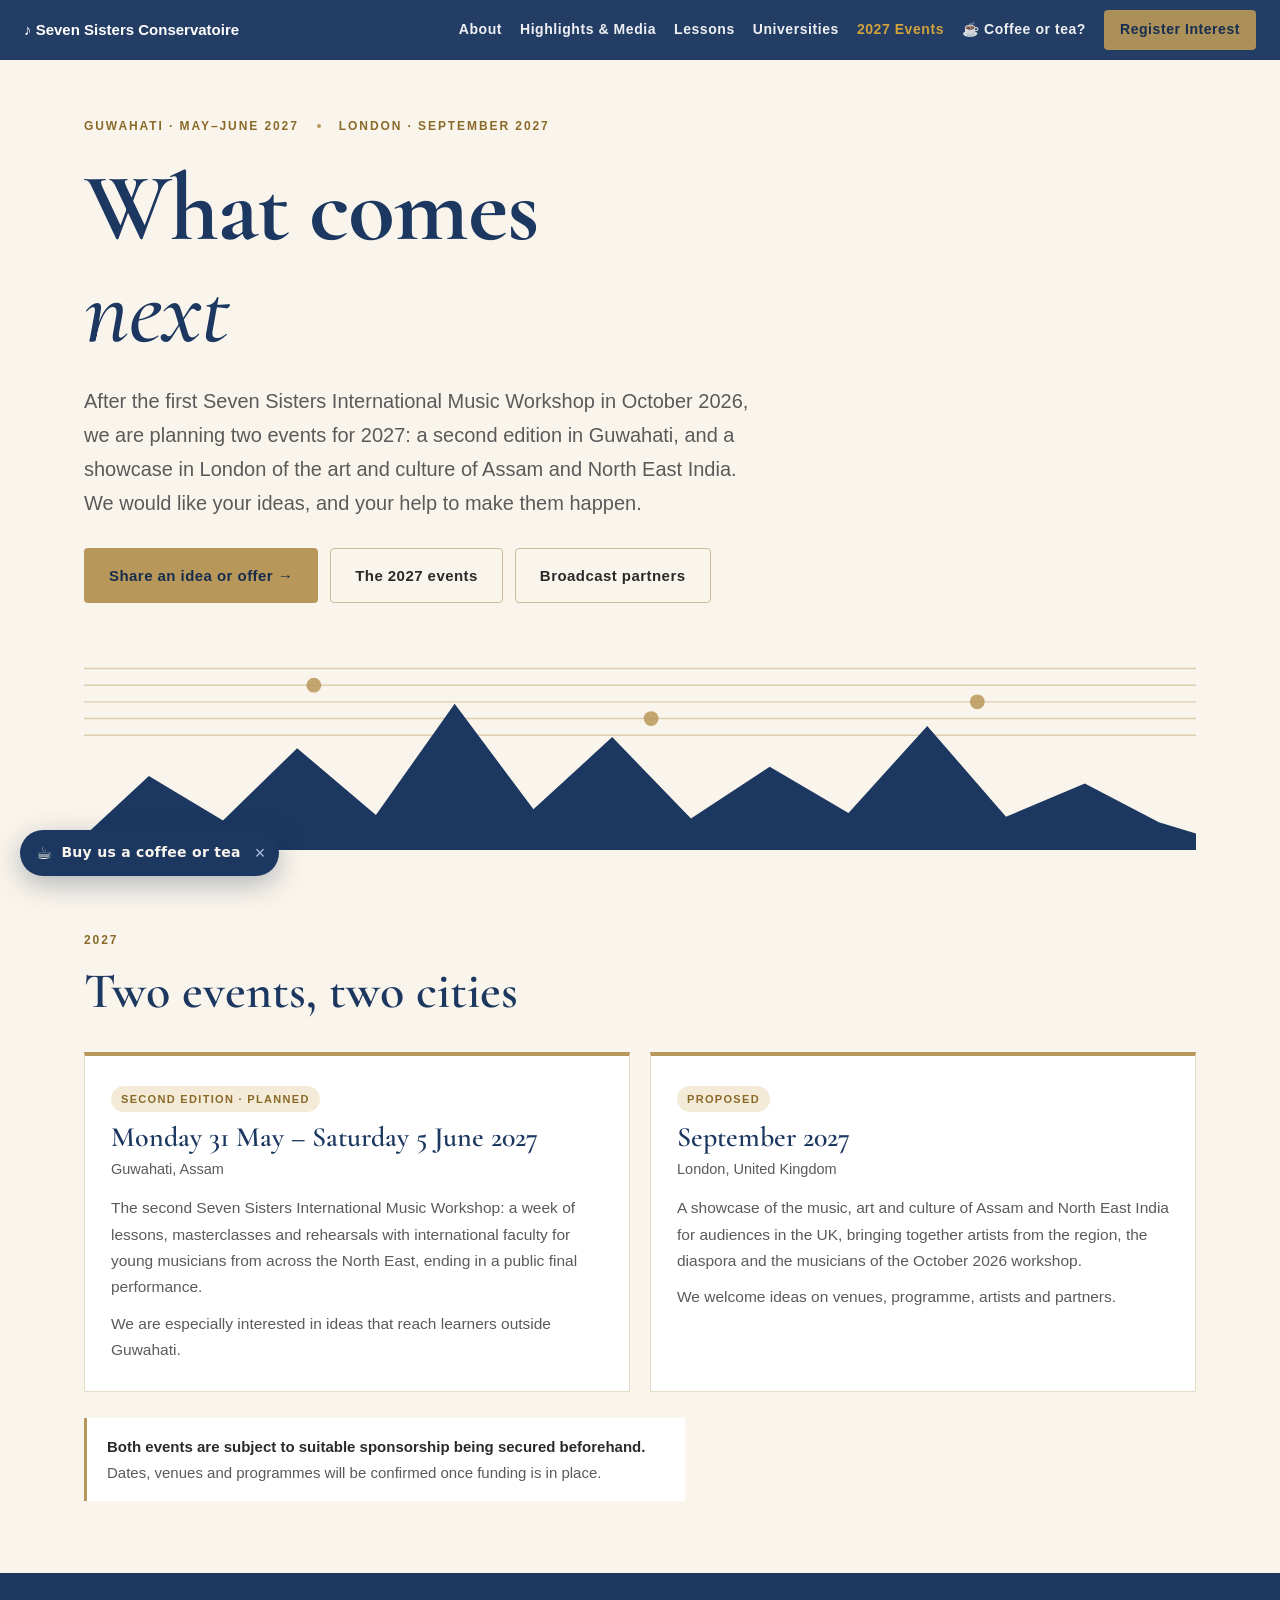
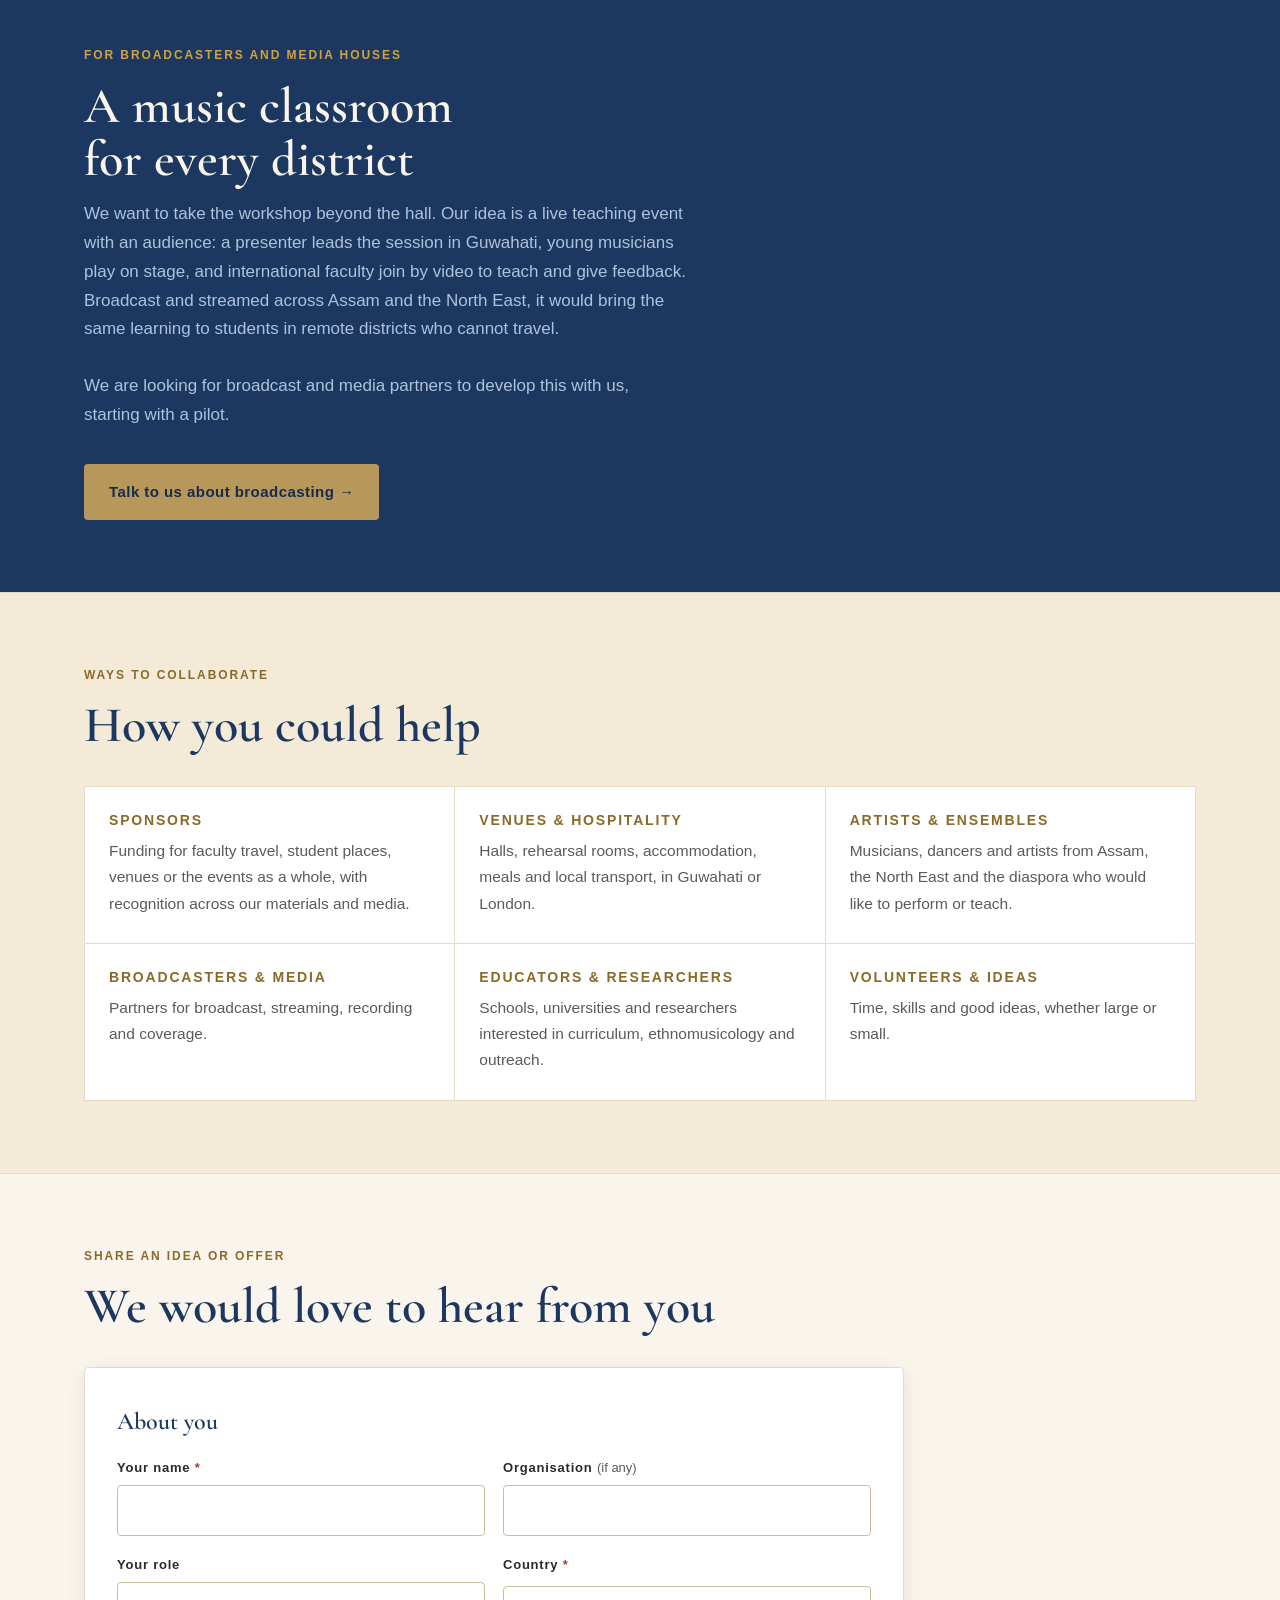
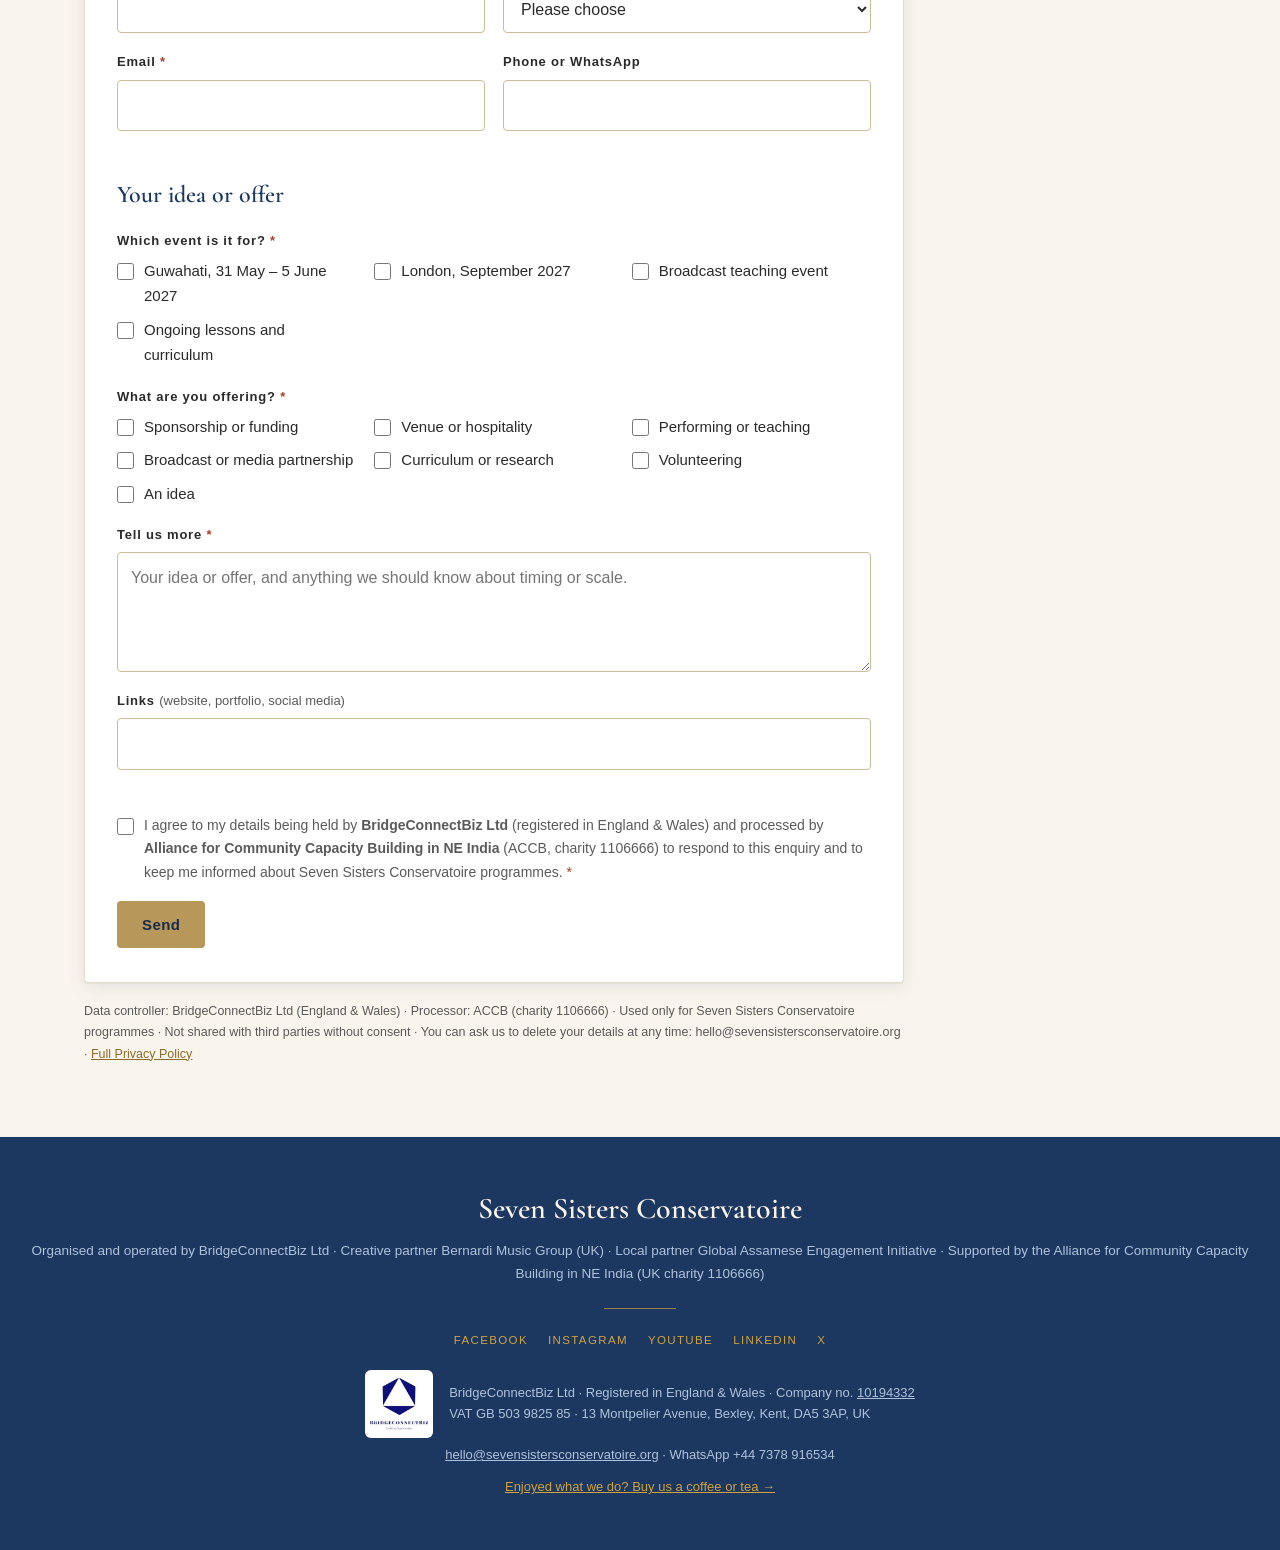
<file: get-involved/index.html>
<!doctype html>
<html lang="en">
<head>
<meta charset="utf-8">
<meta name="viewport" content="width=device-width,initial-scale=1">
<title>2027 Events &amp; Collaboration · Seven Sisters Conservatoire</title>
<meta name="description" content="Share ideas and offers of collaboration for the second Seven Sisters International Music Workshop (Guwahati, 31 May – 5 June 2027) and a proposed London showcase of the art and culture of Assam and North East India (September 2027).">
<link rel="canonical" href="https://sevensistersconservatoire.org/get-involved/">
<meta property="og:type" content="website">
<meta property="og:site_name" content="Seven Sisters Conservatoire">
<meta property="og:title" content="2027 Events &amp; Collaboration · Seven Sisters Conservatoire">
<meta property="og:description" content="Share ideas and offers of collaboration for the second Seven Sisters International Music Workshop (Guwahati, 31 May – 5 June 2027) and a proposed London showcase of the art and culture of Assam and North East India (September 2027).">
<meta property="og:url" content="https://sevensistersconservatoire.org/get-involved/">
<link rel="preconnect" href="https://fonts.googleapis.com">
<link rel="preconnect" href="https://fonts.gstatic.com" crossorigin>
<link rel="stylesheet" href="https://fonts.googleapis.com/css2?family=Noto+Sans+Assamese:wght@300;400;500;600;700&family=Cormorant+Garamond:ital,wght@0,400;0,600;0,700;1,400;1,500;1,600&display=swap">
<link rel="stylesheet" href="/assets/ssc-pages.css">
</head>
<body>
<nav class="topnav">
  <a class="topnav-brand" href="/">&#9834; Seven Sisters Conservatoire</a>
  <div class="topnav-links">
    <a href="/#about">About</a>
    <a href="/workshop-2026/highlights/">Highlights &amp; Media</a>
    <a href="/lessons/">Lessons</a>
    <a href="/universities/">Universities</a>
    <a href="/get-involved/" aria-current="page">2027 Events</a>
    <a href="/pay/">&#9749; Coffee or tea?</a>
    <a class="topnav-cta" href="#form">Register Interest</a>
  </div>
</nav>

<header class="masthead">
  <div class="wrap">
    <div class="kicker rise"><span class="eyebrow">Guwahati &middot; May–June 2027</span><span class="dot"></span><span class="eyebrow">London &middot; September 2027</span></div>
    <h1 class="rise">What comes<span class="it">next</span></h1>
    <p class="standfirst rise">After the first Seven Sisters International Music Workshop in October 2026, we are planning two events for 2027: a second edition in Guwahati, and a showcase in London of the art and culture of Assam and North East India. We would like your ideas, and your help to make them happen.</p>
    <div class="cta-row"><a class="btn btn--gold" href="#form">Share an idea or offer &rarr;</a><a class="btn btn--ghost" href="#events">The 2027 events</a><a class="btn btn--ghost" href="#broadcast">Broadcast partners</a></div>
    <svg class="ridge" viewBox="0 0 1200 230" role="img" aria-label="Seven peaks with a musical staff running behind them">
  <g stroke="var(--accent)" stroke-width="1.5" opacity="0.42"><line x1="0" y1="34" x2="1200" y2="34"/><line x1="0" y1="52" x2="1200" y2="52"/><line x1="0" y1="70" x2="1200" y2="70"/><line x1="0" y1="88" x2="1200" y2="88"/><line x1="0" y1="106" x2="1200" y2="106"/></g>
  <circle cx="248" cy="52" r="8" fill="var(--accent)" opacity="0.85"/><circle cx="612" cy="88" r="8" fill="var(--accent)" opacity="0.85"/><circle cx="964" cy="70" r="8" fill="var(--accent)" opacity="0.85"/>
  <path d="M0,215 L70,150 L150,198 L230,120 L315,192 L400,72 L485,186 L570,108 L655,196 L740,140 L825,190 L910,96 L995,194 L1080,158 L1160,200 L1200,212 L1200,230 L0,230 Z" fill="var(--deep)"/>
</svg>
  </div>
</header>

<section id="events">
  <div class="wrap">
    <div class="sec-head"><span class="eyebrow">2027</span><h2>Two events, two cities</h2></div>
    <div class="events">
      <div class="event">
        <span class="pill">Second edition &middot; planned</span>
        <div class="when">Monday 31 May – Saturday 5 June 2027</div>
        <div class="where">Guwahati, Assam</div>
        <p>The second Seven Sisters International Music Workshop: a week of lessons, masterclasses and rehearsals with international faculty for young musicians from across the North East, ending in a public final performance.</p>
        <p>We are especially interested in ideas that reach learners outside Guwahati.</p>
      </div>
      <div class="event">
        <span class="pill">Proposed</span>
        <div class="when">September 2027</div>
        <div class="where">London, United Kingdom</div>
        <p>A showcase of the music, art and culture of Assam and North East India for audiences in the UK, bringing together artists from the region, the diaspora and the musicians of the October 2026 workshop.</p>
        <p>We welcome ideas on venues, programme, artists and partners.</p>
      </div>
    </div>
    <div class="caveat"><b>Both events are subject to suitable sponsorship being secured beforehand.</b> Dates, venues and programmes will be confirmed once funding is in place.</div>
  </div>
</section>

<section class="deep" id="broadcast">
  <div class="wrap">
    <div class="sec-head"><span class="eyebrow eyebrow--onDeep">For broadcasters and media houses</span><h2>A music classroom for every district</h2>
      <p class="prose">We want to take the workshop beyond the hall. Our idea is a live teaching event with an audience: a presenter leads the session in Guwahati, young musicians play on stage, and international faculty join by video to teach and give feedback. Broadcast and streamed across Assam and the North East, it would bring the same learning to students in remote districts who cannot travel.</p>
      <p class="prose">We are looking for broadcast and media partners to develop this with us, starting with a pilot.</p></div>
    <a class="btn btn--gold" href="#form" data-offer="Broadcast or media partnership">Talk to us about broadcasting &rarr;</a>
  </div>
</section>

<section class="band">
  <div class="wrap">
    <div class="sec-head"><span class="eyebrow">Ways to collaborate</span><h2>How you could help</h2></div>
    <div class="cells cells--3">
      <div class="cell"><h3>Sponsors</h3><p>Funding for faculty travel, student places, venues or the events as a whole, with recognition across our materials and media.</p></div>
      <div class="cell"><h3>Venues &amp; hospitality</h3><p>Halls, rehearsal rooms, accommodation, meals and local transport, in Guwahati or London.</p></div>
      <div class="cell"><h3>Artists &amp; ensembles</h3><p>Musicians, dancers and artists from Assam, the North East and the diaspora who would like to perform or teach.</p></div>
      <div class="cell"><h3>Broadcasters &amp; media</h3><p>Partners for broadcast, streaming, recording and coverage.</p></div>
      <div class="cell"><h3>Educators &amp; researchers</h3><p>Schools, universities and researchers interested in curriculum, ethnomusicology and outreach.</p></div>
      <div class="cell"><h3>Volunteers &amp; ideas</h3><p>Time, skills and good ideas, whether large or small.</p></div>
    </div>
  </div>
</section>

<section id="form">
  <div class="wrap">
    <div class="sec-head"><span class="eyebrow">Share an idea or offer</span><h2>We would love to hear from you</h2></div>
    <form class="form-card" data-ssc-form="collaboration" data-success="collab-ok" novalidate>
      <div class="hp" aria-hidden="true"><label>Website <input type="text" name="website" tabindex="-1" autocomplete="off"></label></div>
      <fieldset>
        <legend>About you</legend>
        <div class="row2">
          <div class="field"><label class="lbl" for="contact_name">Your name <span class="req">*</span></label><input type="text" id="contact_name" name="contact_name" required autocomplete="name"></div>
          <div class="field"><label class="lbl" for="organisation">Organisation <span class="hint">(if any)</span></label><input type="text" id="organisation" name="organisation" autocomplete="organization"></div>
        </div>
        <div class="row2">
          <div class="field"><label class="lbl" for="role">Your role</label><input type="text" id="role" name="role" autocomplete="organization-title"></div>
          <div class="field"><label class="lbl" for="country">Country <span class="req">*</span></label><select name="country" id="country" required><option value="">Please choose</option><option>India</option><option>United Kingdom</option><option>Other</option></select></div>
        </div>
        <div class="row2">
          <div class="field"><label class="lbl" for="contact_email">Email <span class="req">*</span></label><input type="email" id="contact_email" name="contact_email" required autocomplete="email"></div>
          <div class="field"><label class="lbl" for="contact_phone">Phone or WhatsApp</label><input type="tel" id="contact_phone" name="contact_phone" autocomplete="tel"></div>
        </div>
      </fieldset>
      <fieldset>
        <legend>Your idea or offer</legend>
        <div class="field"><span class="lbl">Which event is it for? <span class="req">*</span></span>
        <div class="choices" data-need-one="Which event is it for?">
        <label class="choice"><input type="checkbox" name="events" value="Guwahati, 31 May – 5 June 2027"><span>Guwahati, 31 May – 5 June 2027</span></label>
        <label class="choice"><input type="checkbox" name="events" value="London, September 2027"><span>London, September 2027</span></label>
        <label class="choice"><input type="checkbox" name="events" value="Broadcast teaching event"><span>Broadcast teaching event</span></label>
        <label class="choice"><input type="checkbox" name="events" value="Ongoing lessons and curriculum"><span>Ongoing lessons and curriculum</span></label>
      </div></div>
        <div class="field"><span class="lbl">What are you offering? <span class="req">*</span></span>
        <div class="choices" data-need-one="What are you offering?">
        <label class="choice"><input type="checkbox" name="offer_types" value="Sponsorship or funding"><span>Sponsorship or funding</span></label>
        <label class="choice"><input type="checkbox" name="offer_types" value="Venue or hospitality"><span>Venue or hospitality</span></label>
        <label class="choice"><input type="checkbox" name="offer_types" value="Performing or teaching"><span>Performing or teaching</span></label>
        <label class="choice"><input type="checkbox" name="offer_types" value="Broadcast or media partnership"><span>Broadcast or media partnership</span></label>
        <label class="choice"><input type="checkbox" name="offer_types" value="Curriculum or research"><span>Curriculum or research</span></label>
        <label class="choice"><input type="checkbox" name="offer_types" value="Volunteering"><span>Volunteering</span></label>
        <label class="choice"><input type="checkbox" name="offer_types" value="An idea"><span>An idea</span></label>
      </div></div>
        <div class="field"><label class="lbl" for="idea">Tell us more <span class="req">*</span></label><textarea id="idea" name="idea" required placeholder="Your idea or offer, and anything we should know about timing or scale."></textarea></div>
        <div class="field"><label class="lbl" for="links">Links <span class="hint">(website, portfolio, social media)</span></label><input type="text" id="links" name="links"></div>
      </fieldset>
      <label class="consent"><input type="checkbox" name="consent" value="Yes" required>
      <span>I agree to my details being held by <strong>BridgeConnectBiz Ltd</strong> (registered in England &amp; Wales) and processed by <strong>Alliance for Community Capacity Building in NE India</strong> (ACCB, charity 1106666) to respond to this enquiry and to keep me informed about Seven Sisters Conservatoire programmes. <span class="req">*</span></span></label>
      <p class="form-error" role="alert" hidden></p>
      <button class="btn btn--gold" type="submit">Send</button>
    </form>
    <div class="form-card success" id="collab-ok" hidden role="status">
      <div class="tick">&#10003;</div><h3>Thank you for your idea</h3><p>We read everything that comes in and will be in touch about next steps.</p></div>
    <p class="privacy">Data controller: BridgeConnectBiz Ltd (England &amp; Wales) &middot; Processor: ACCB (charity 1106666) &middot; Used only for Seven Sisters Conservatoire programmes &middot; Not shared with third parties without consent &middot; You can ask us to delete your details at any time: hello@sevensistersconservatoire.org &middot; <a href="https://bernardimusicgroup.com/privacy-policy/" target="_blank" rel="noopener">Full Privacy Policy</a></p>
  </div>
</section>
<script>
document.querySelectorAll('[data-offer]').forEach(function(a){a.addEventListener('click',function(){
  var b=document.querySelector('input[name="offer_types"][value="'+a.dataset.offer+'"]'); if(b) b.checked=true;
  var e=document.querySelector('input[name="events"][value="Broadcast teaching event"]'); if(e) e.checked=true;
});});
</script>
<footer class="sitefoot">
  <p class="footer-name">Seven Sisters Conservatoire</p>
  <p class="footer-tag">Organised and operated by BridgeConnectBiz Ltd &middot; Creative partner Bernardi Music Group (UK) &middot; Local partner Global Assamese Engagement Initiative &middot; Supported by the Alliance for Community Capacity Building in NE India (UK charity 1106666)</p>
  <div class="footer-rule"></div>
  <div class="social">
    <a href="https://www.facebook.com/sevensisters.conservatoire" target="_blank" rel="noopener">Facebook</a>
    <a href="https://www.instagram.com/sevensisters.conservatoire" target="_blank" rel="noopener">Instagram</a>
    <a href="https://www.youtube.com/@sevensisters.conservatoire" target="_blank" rel="noopener">YouTube</a>
    <a href="https://www.linkedin.com/company/sevensisters-conservatoire" target="_blank" rel="noopener">LinkedIn</a>
    <a href="https://x.com/sevensisterscon" target="_blank" rel="noopener">X</a>
  </div>
  <div class="footer-org" style="margin:20px auto 4px;max-width:720px;display:flex;gap:16px;align-items:center;justify-content:center;flex-wrap:wrap;">
    <img src="/assets/bridgeconnectbiz-logo.jpg" alt="BridgeConnectBiz Ltd" width="68" height="68" style="width:68px;height:68px;background:#fff;border-radius:6px;object-fit:contain;padding:5px;box-sizing:border-box;" loading="lazy"/>
    <p class="small" style="text-align:left;margin:0;line-height:1.6;">BridgeConnectBiz Ltd &middot; Registered in England &amp; Wales &middot; Company no. <a href="https://find-and-update.company-information.service.gov.uk/company/10194332" target="_blank" rel="noopener" style="color:inherit;text-decoration:underline;">10194332</a><br/>VAT GB 503 9825 85 &middot; 13 Montpelier Avenue, Bexley, Kent, DA5 3AP, UK</p>
  </div>
  <p class="small"><a href="mailto:hello@sevensistersconservatoire.org" style="color:inherit">hello@sevensistersconservatoire.org</a> &middot; WhatsApp +44 7378 916534</p>
  <p class="small" style="margin-top:10px;"><a href="/pay/" style="color:var(--gold-on-deep);">Enjoyed what we do? Buy us a coffee or tea &rarr;</a></p>
</footer>
<script src="/assets/ssc-forms.js" defer></script>
<script src="/assets/ssc-coffee.js" defer></script>
</body>
</html>
</file>
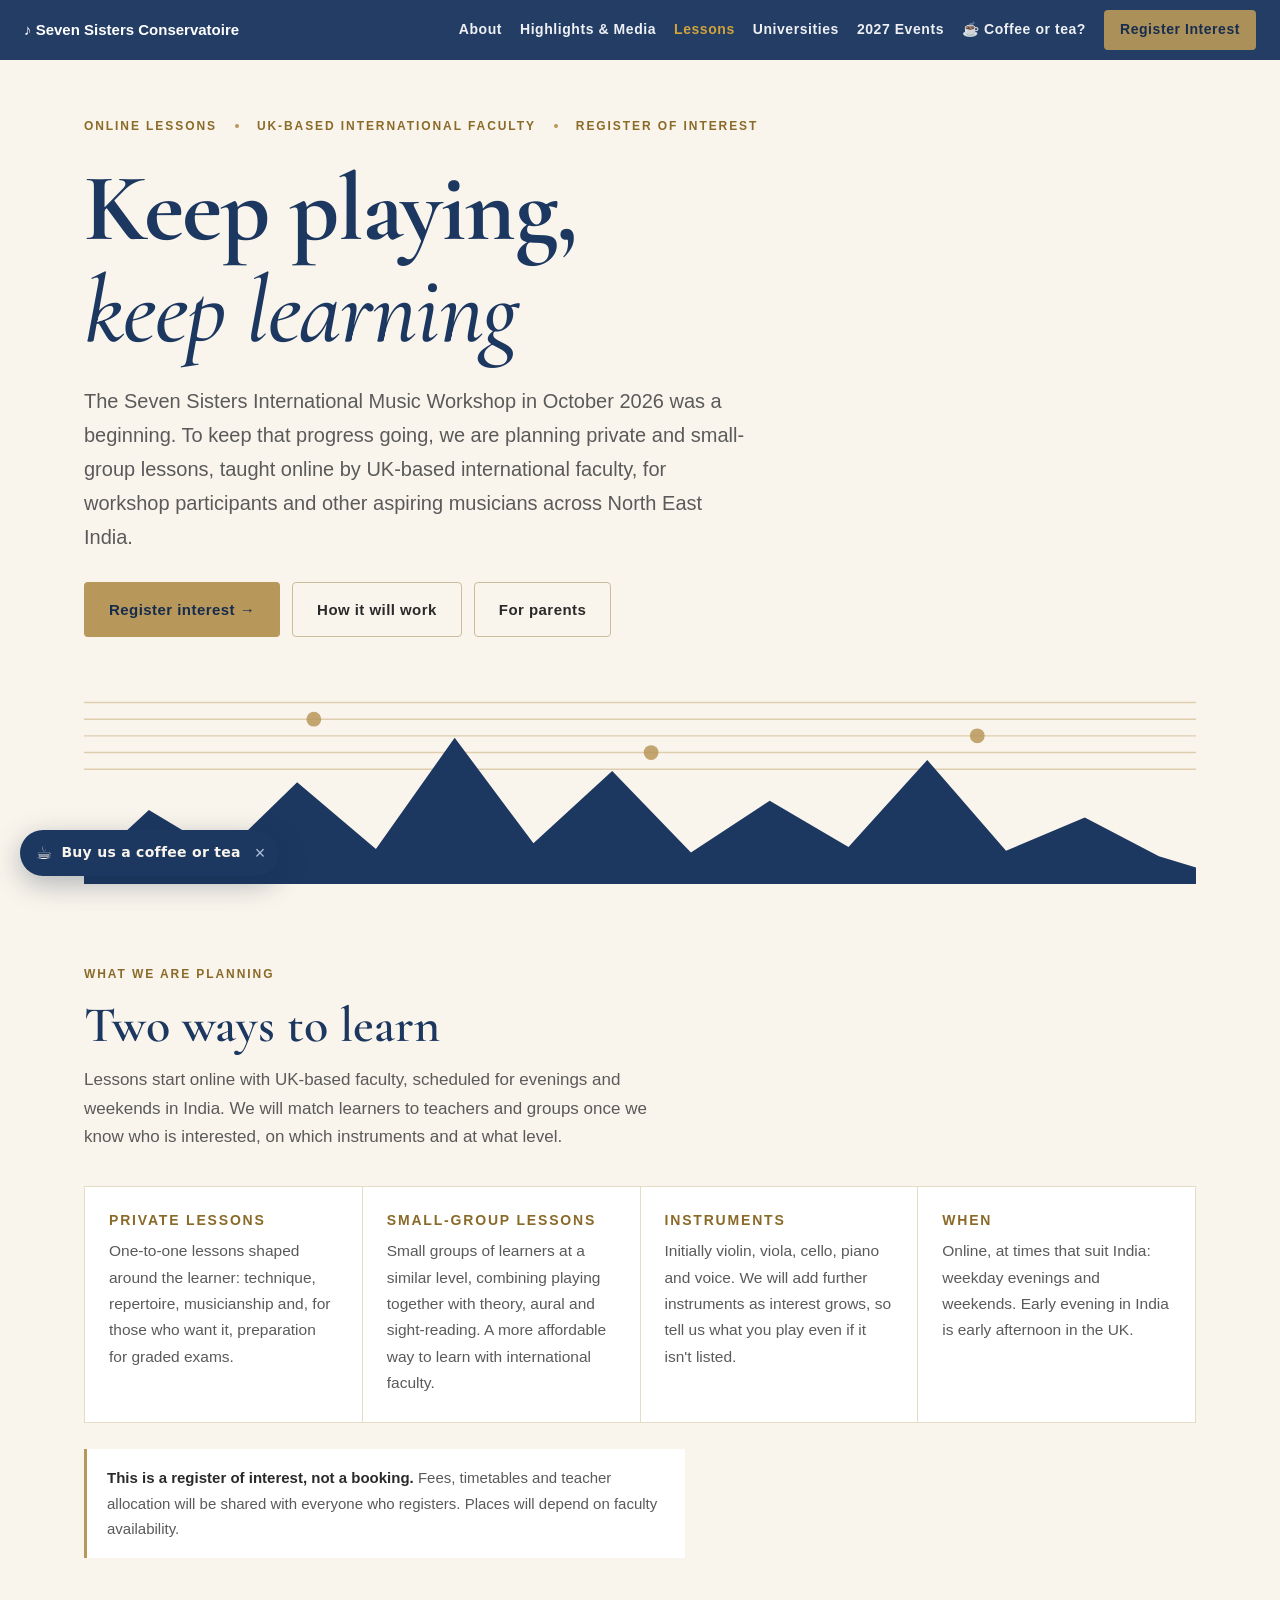
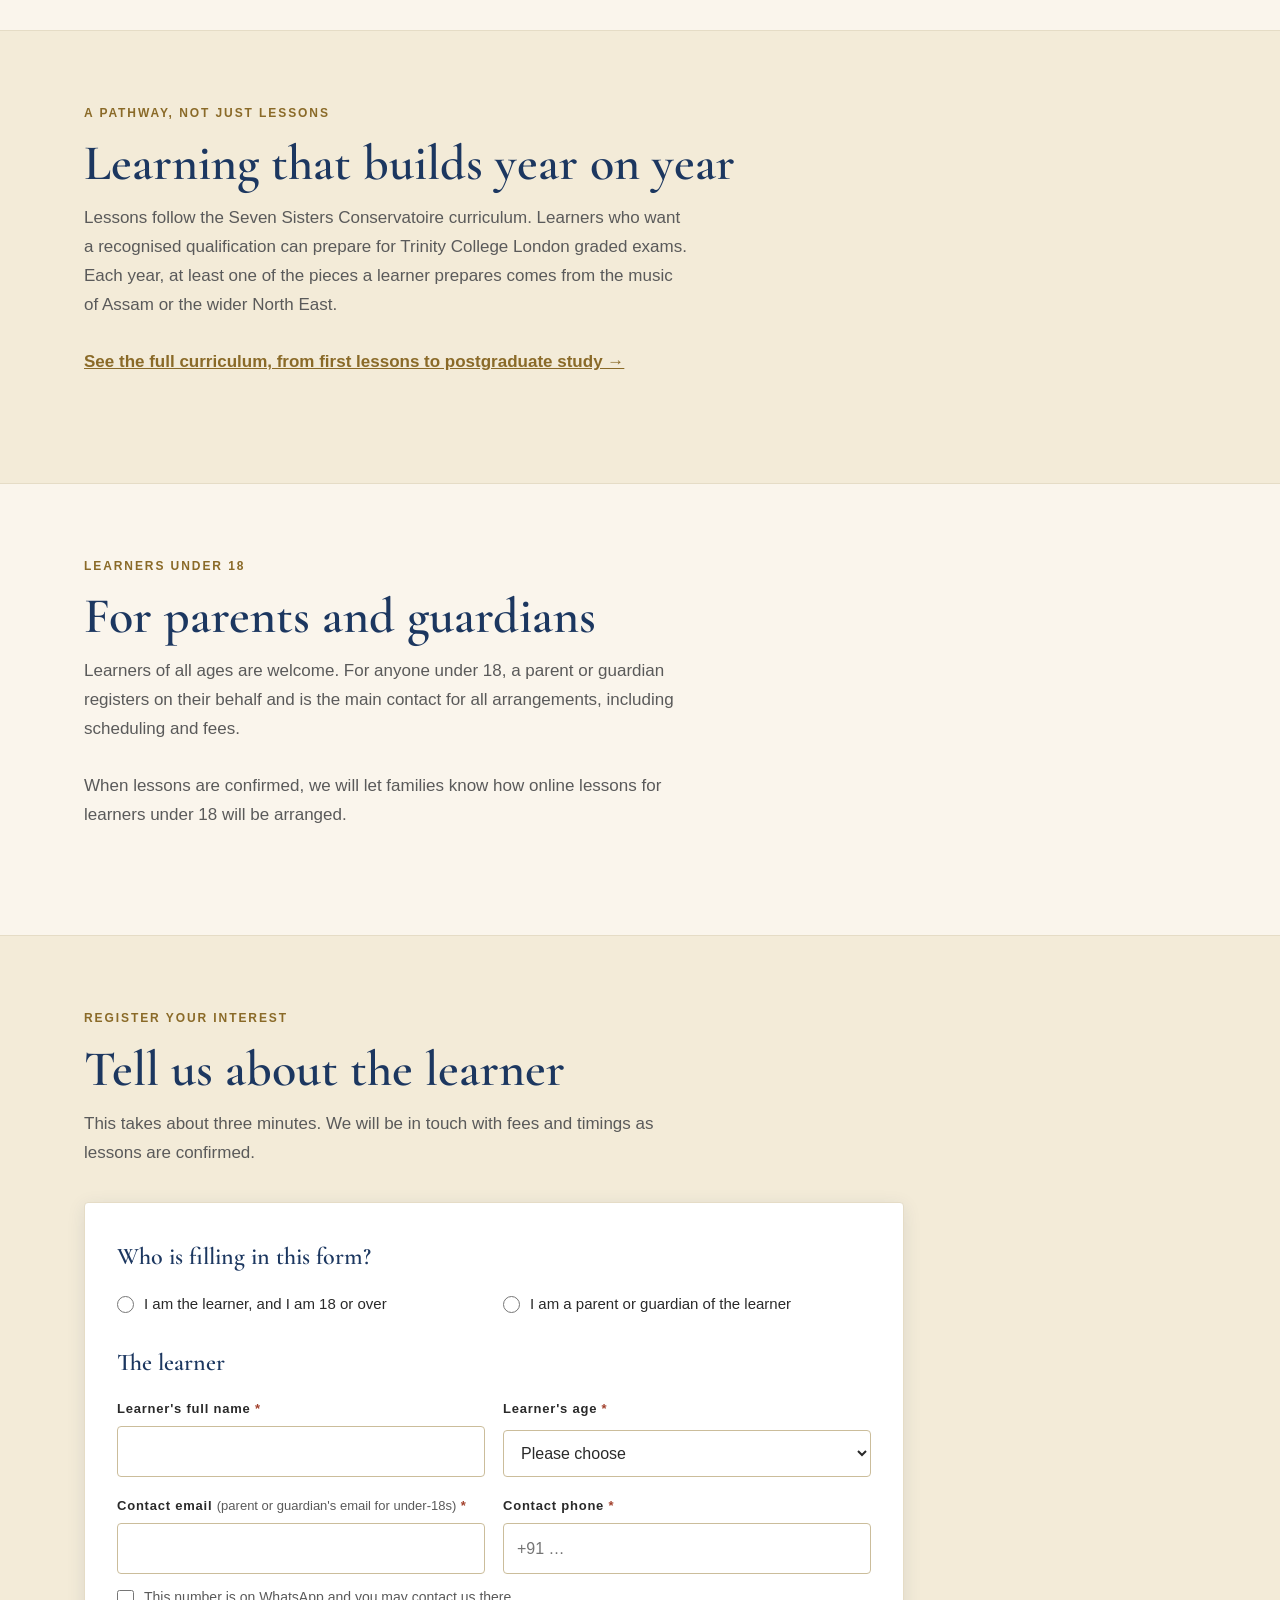
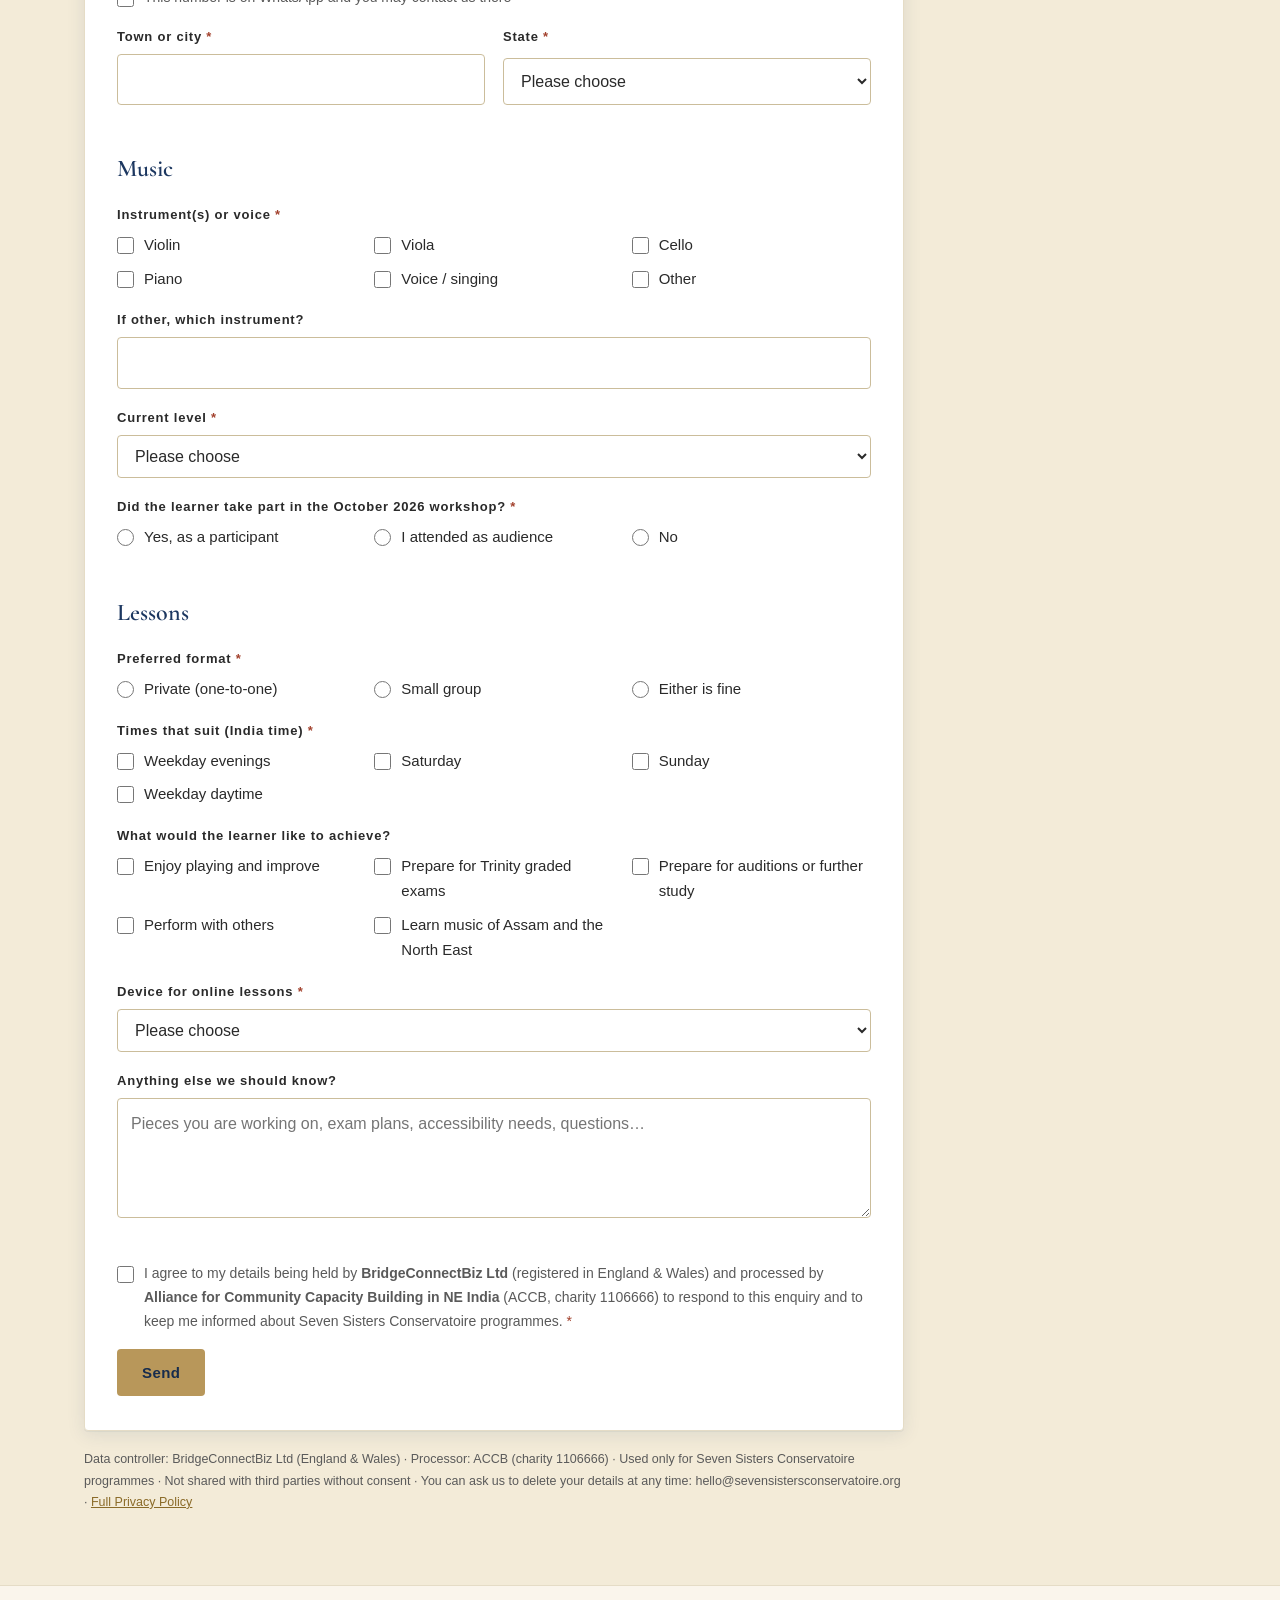
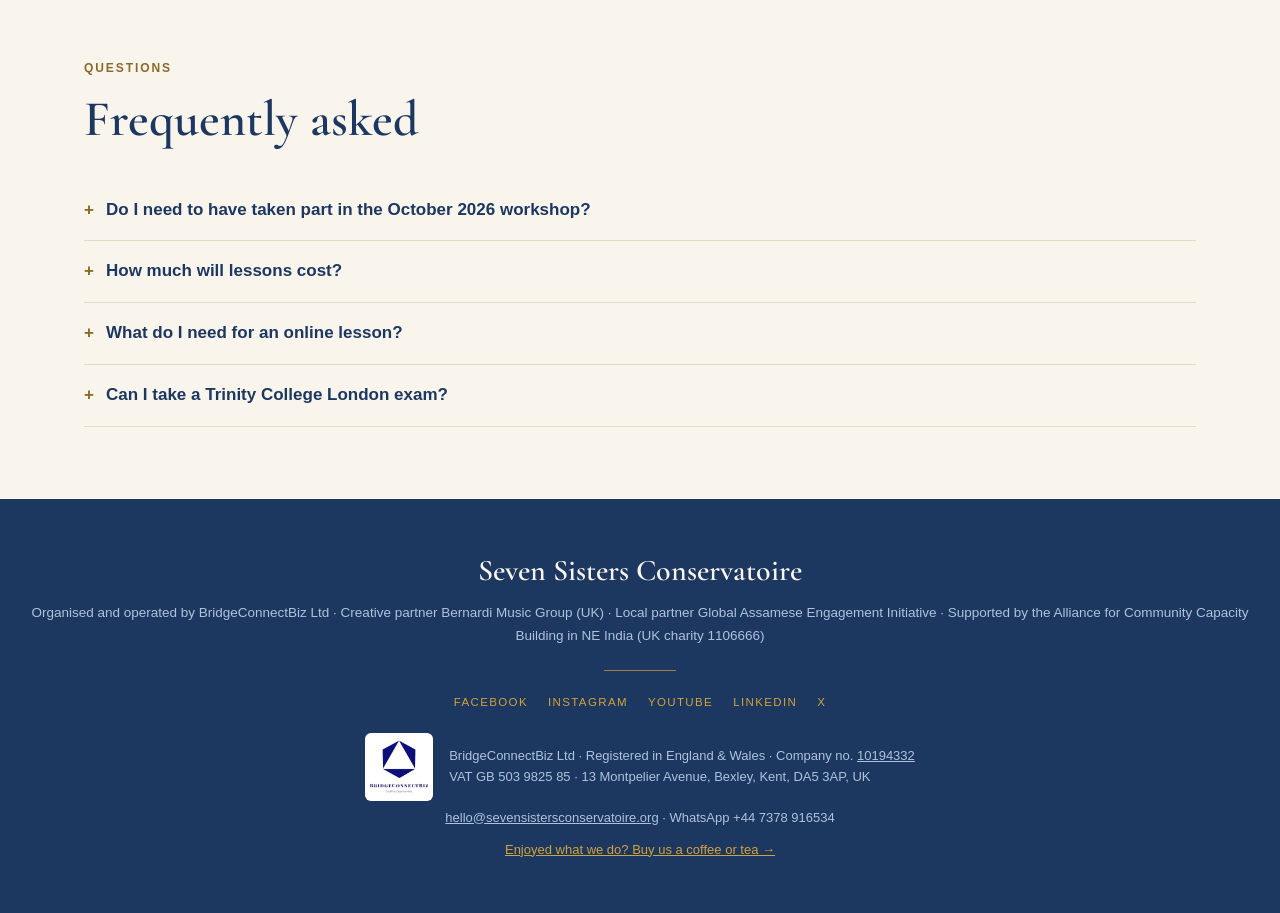
<file: lessons/index.html>
<!doctype html>
<html lang="en">
<head>
<meta charset="utf-8">
<meta name="viewport" content="width=device-width,initial-scale=1">
<title>Private &amp; Group Lessons · Seven Sisters Conservatoire</title>
<meta name="description" content="Online private and small-group music lessons with UK-based international faculty, continuing the work of the Seven Sisters International Music Workshop 2026. Register your interest.">
<link rel="canonical" href="https://sevensistersconservatoire.org/lessons/">
<meta property="og:type" content="website">
<meta property="og:site_name" content="Seven Sisters Conservatoire">
<meta property="og:title" content="Private &amp; Group Lessons · Seven Sisters Conservatoire">
<meta property="og:description" content="Online private and small-group music lessons with UK-based international faculty, continuing the work of the Seven Sisters International Music Workshop 2026. Register your interest.">
<meta property="og:url" content="https://sevensistersconservatoire.org/lessons/">
<link rel="preconnect" href="https://fonts.googleapis.com">
<link rel="preconnect" href="https://fonts.gstatic.com" crossorigin>
<link rel="stylesheet" href="https://fonts.googleapis.com/css2?family=Noto+Sans+Assamese:wght@300;400;500;600;700&family=Cormorant+Garamond:ital,wght@0,400;0,600;0,700;1,400;1,500;1,600&display=swap">
<link rel="stylesheet" href="/assets/ssc-pages.css">
</head>
<body>
<nav class="topnav">
  <a class="topnav-brand" href="/">&#9834; Seven Sisters Conservatoire</a>
  <div class="topnav-links">
    <a href="/#about">About</a>
    <a href="/workshop-2026/highlights/">Highlights &amp; Media</a>
    <a href="/lessons/" aria-current="page">Lessons</a>
    <a href="/universities/">Universities</a>
    <a href="/get-involved/">2027 Events</a>
    <a href="/pay/">&#9749; Coffee or tea?</a>
    <a class="topnav-cta" href="#form">Register Interest</a>
  </div>
</nav>

<header class="masthead">
  <div class="wrap">
    <div class="kicker rise"><span class="eyebrow">Online lessons</span><span class="dot"></span><span class="eyebrow">UK-based international faculty</span><span class="dot"></span><span class="eyebrow">Register of interest</span></div>
    <h1 class="rise">Keep playing,<span class="it">keep learning</span></h1>
    <p class="standfirst rise">The Seven Sisters International Music Workshop in October 2026 was a beginning. To keep that progress going, we are planning private and small-group lessons, taught online by UK-based international faculty, for workshop participants and other aspiring musicians across North East India.</p>
    <div class="cta-row"><a class="btn btn--gold" href="#form">Register interest &rarr;</a><a class="btn btn--ghost" href="#how">How it will work</a><a class="btn btn--ghost" href="#families">For parents</a></div>
    <svg class="ridge" viewBox="0 0 1200 230" role="img" aria-label="Seven peaks with a musical staff running behind them">
  <g stroke="var(--accent)" stroke-width="1.5" opacity="0.42"><line x1="0" y1="34" x2="1200" y2="34"/><line x1="0" y1="52" x2="1200" y2="52"/><line x1="0" y1="70" x2="1200" y2="70"/><line x1="0" y1="88" x2="1200" y2="88"/><line x1="0" y1="106" x2="1200" y2="106"/></g>
  <circle cx="248" cy="52" r="8" fill="var(--accent)" opacity="0.85"/><circle cx="612" cy="88" r="8" fill="var(--accent)" opacity="0.85"/><circle cx="964" cy="70" r="8" fill="var(--accent)" opacity="0.85"/>
  <path d="M0,215 L70,150 L150,198 L230,120 L315,192 L400,72 L485,186 L570,108 L655,196 L740,140 L825,190 L910,96 L995,194 L1080,158 L1160,200 L1200,212 L1200,230 L0,230 Z" fill="var(--deep)"/>
</svg>
  </div>
</header>

<section id="how">
  <div class="wrap">
    <div class="sec-head"><span class="eyebrow">What we are planning</span><h2>Two ways to learn</h2>
      <p class="prose">Lessons start online with UK-based faculty, scheduled for evenings and weekends in India. We will match learners to teachers and groups once we know who is interested, on which instruments and at what level.</p></div>
    <div class="cells">
      <div class="cell"><h3>Private lessons</h3><p>One-to-one lessons shaped around the learner: technique, repertoire, musicianship and, for those who want it, preparation for graded exams.</p></div>
      <div class="cell"><h3>Small-group lessons</h3><p>Small groups of learners at a similar level, combining playing together with theory, aural and sight-reading. A more affordable way to learn with international faculty.</p></div>
      <div class="cell"><h3>Instruments</h3><p>Initially violin, viola, cello, piano and voice. We will add further instruments as interest grows, so tell us what you play even if it isn't listed.</p></div>
      <div class="cell"><h3>When</h3><p>Online, at times that suit India: weekday evenings and weekends. Early evening in India is early afternoon in the UK.</p></div>
    </div>
    <div class="caveat"><b>This is a register of interest, not a booking.</b> Fees, timetables and teacher allocation will be shared with everyone who registers. Places will depend on faculty availability.</div>
  </div>
</section>

<section class="band">
  <div class="wrap">
    <div class="sec-head"><span class="eyebrow">A pathway, not just lessons</span><h2>Learning that builds year on year</h2>
      <p class="prose">Lessons follow the Seven Sisters Conservatoire curriculum. Learners who want a recognised qualification can prepare for Trinity College London graded exams. Each year, at least one of the pieces a learner prepares comes from the music of Assam or the wider North East.</p>
      <p class="prose"><a href="/universities/#curriculum" style="color:var(--accent-text);font-weight:700">See the full curriculum, from first lessons to postgraduate study &rarr;</a></p></div>
  </div>
</section>

<section id="families">
  <div class="wrap">
    <div class="sec-head"><span class="eyebrow">Learners under 18</span><h2>For parents and guardians</h2>
      <p class="prose">Learners of all ages are welcome. For anyone under 18, a parent or guardian registers on their behalf and is the main contact for all arrangements, including scheduling and fees.</p>
      <p class="prose">When lessons are confirmed, we will let families know how online lessons for learners under 18 will be arranged.</p></div>
  </div>
</section>

<section class="band" id="form">
  <div class="wrap">
    <div class="sec-head"><span class="eyebrow">Register your interest</span><h2>Tell us about the learner</h2>
      <p class="prose">This takes about three minutes. We will be in touch with fees and timings as lessons are confirmed.</p></div>

    <form class="form-card" data-ssc-form="lessons" data-success="lessons-ok" novalidate>
      <div class="hp" aria-hidden="true"><label>Website <input type="text" name="website" tabindex="-1" autocomplete="off"></label></div>

      <fieldset>
        <legend>Who is filling in this form?</legend>
        <div class="choices"><label class="choice"><input type="radio" name="respondent" value="Learner (18+)" required><span>I am the learner, and I am 18 or over</span></label><label class="choice"><input type="radio" name="respondent" value="Parent or guardian" required><span>I am a parent or guardian of the learner</span></label></div>
      </fieldset>

      <fieldset>
        <legend>The learner</legend>
        <div class="row2">
          <div class="field"><label class="lbl" for="learner_name">Learner's full name <span class="req">*</span></label><input type="text" id="learner_name" name="learner_name" required autocomplete="name"></div>
          <div class="field"><label class="lbl" for="learner_age_band">Learner's age <span class="req">*</span></label><select name="learner_age_band" id="learner_age_band" required><option value="">Please choose</option><option>Under 10</option><option>10–12</option><option>13–15</option><option>16–17</option><option>18–25</option><option>26 or over</option></select></div>
        </div>

        <div class="guardian" data-guardian hidden>
          <p>Because the learner is under 18 (or you are registering as their parent or guardian), we need the parent or guardian's details and consent.</p>
          <div class="row2">
            <div class="field"><label class="lbl" for="guardian_name">Parent or guardian's full name <span class="req">*</span></label><input type="text" id="guardian_name" name="guardian_name" data-guardian-req></div>
            <div class="field"><label class="lbl" for="guardian_relationship">Relationship to the learner <span class="req">*</span></label><select data-guardian-req name="guardian_relationship" id="guardian_relationship"><option value="">Please choose</option><option>Mother</option><option>Father</option><option>Legal guardian</option><option>Other family member (with parental consent)</option></select></div>
          </div>
          <label class="consent"><input type="checkbox" name="guardian_consent" value="Yes" data-guardian-req><span>I am the parent or legal guardian of the learner, and I consent to their details being shared for the purpose of arranging music lessons. <span class="req">*</span></span></label>
        </div>

        <div class="row2">
          <div class="field"><label class="lbl" for="contact_email">Contact email <span class="hint">(parent or guardian's email for under-18s)</span> <span class="req">*</span></label><input type="email" id="contact_email" name="contact_email" required autocomplete="email"></div>
          <div class="field"><label class="lbl" for="contact_phone">Contact phone <span class="req">*</span></label><input type="tel" id="contact_phone" name="contact_phone" required autocomplete="tel" placeholder="+91 …"></div>
        </div>
        <label class="consent" style="margin-top:-6px"><input type="checkbox" name="whatsapp_same" value="Yes"><span>This number is on WhatsApp and you may contact us there</span></label>
        <div class="row2">
          <div class="field"><label class="lbl" for="city">Town or city <span class="req">*</span></label><input type="text" id="city" name="city" required></div>
          <div class="field"><label class="lbl" for="state">State <span class="req">*</span></label><select name="state" id="state" required><option value="">Please choose</option><option>Assam</option><option>Arunachal Pradesh</option><option>Manipur</option><option>Meghalaya</option><option>Mizoram</option><option>Nagaland</option><option>Tripura</option><option>Sikkim</option><option>Elsewhere in India</option><option>Outside India</option></select></div>
        </div>
      </fieldset>

      <fieldset>
        <legend>Music</legend>
        <div class="field"><span class="lbl">Instrument(s) or voice <span class="req">*</span></span>
        <div class="choices" data-need-one="Instrument(s) or voice">
        <label class="choice"><input type="checkbox" name="instruments" value="Violin"><span>Violin</span></label>
        <label class="choice"><input type="checkbox" name="instruments" value="Viola"><span>Viola</span></label>
        <label class="choice"><input type="checkbox" name="instruments" value="Cello"><span>Cello</span></label>
        <label class="choice"><input type="checkbox" name="instruments" value="Piano"><span>Piano</span></label>
        <label class="choice"><input type="checkbox" name="instruments" value="Voice / singing"><span>Voice / singing</span></label>
        <label class="choice"><input type="checkbox" name="instruments" value="Other"><span>Other</span></label>
      </div></div>
        <div class="field"><label class="lbl" for="other_instrument">If other, which instrument?</label><input type="text" id="other_instrument" name="other_instrument"></div>
        <div class="field"><label class="lbl" for="level">Current level <span class="req">*</span></label><select name="level" id="level" required><option value="">Please choose</option><option>Complete beginner</option><option>Some experience, no grades</option><option>Around Grade 1–3</option><option>Around Grade 4–5</option><option>Around Grade 6–8</option><option>Diploma level or above</option><option>Not sure</option></select></div>
        <div class="field"><span class="lbl">Did the learner take part in the October 2026 workshop? <span class="req">*</span></span>
        <div class="choices"><label class="choice"><input type="radio" name="workshop_2026" value="Yes, as a participant" required><span>Yes, as a participant</span></label><label class="choice"><input type="radio" name="workshop_2026" value="Attended as audience" required><span>I attended as audience</span></label><label class="choice"><input type="radio" name="workshop_2026" value="No" required><span>No</span></label></div></div>
      </fieldset>

      <fieldset>
        <legend>Lessons</legend>
        <div class="field"><span class="lbl">Preferred format <span class="req">*</span></span>
        <div class="choices"><label class="choice"><input type="radio" name="lesson_format" value="Private (one-to-one)" required><span>Private (one-to-one)</span></label><label class="choice"><input type="radio" name="lesson_format" value="Small group" required><span>Small group</span></label><label class="choice"><input type="radio" name="lesson_format" value="Either" required><span>Either is fine</span></label></div></div>
        <div class="field"><span class="lbl">Times that suit (India time) <span class="req">*</span></span>
        <div class="choices" data-need-one="Times that suit">
        <label class="choice"><input type="checkbox" name="times" value="Weekday evenings"><span>Weekday evenings</span></label>
        <label class="choice"><input type="checkbox" name="times" value="Saturday"><span>Saturday</span></label>
        <label class="choice"><input type="checkbox" name="times" value="Sunday"><span>Sunday</span></label>
        <label class="choice"><input type="checkbox" name="times" value="Weekday daytime"><span>Weekday daytime</span></label>
      </div></div>
        <div class="field"><span class="lbl">What would the learner like to achieve?</span>
        <div class="choices">
        <label class="choice"><input type="checkbox" name="goals" value="Enjoy playing and improve"><span>Enjoy playing and improve</span></label>
        <label class="choice"><input type="checkbox" name="goals" value="Prepare for Trinity graded exams"><span>Prepare for Trinity graded exams</span></label>
        <label class="choice"><input type="checkbox" name="goals" value="Prepare for auditions or further study"><span>Prepare for auditions or further study</span></label>
        <label class="choice"><input type="checkbox" name="goals" value="Perform with others"><span>Perform with others</span></label>
        <label class="choice"><input type="checkbox" name="goals" value="Learn music of Assam and the North East"><span>Learn music of Assam and the North East</span></label>
      </div></div>
        <div class="field"><label class="lbl" for="device">Device for online lessons <span class="req">*</span></label><select name="device" id="device" required><option value="">Please choose</option><option>Laptop or desktop with camera</option><option>Tablet</option><option>Smartphone only</option><option>Not sure yet</option></select></div>
        <div class="field"><label class="lbl" for="message">Anything else we should know?</label><textarea id="message" name="message" placeholder="Pieces you are working on, exam plans, accessibility needs, questions…"></textarea></div>
      </fieldset>

      <label class="consent"><input type="checkbox" name="consent" value="Yes" required>
      <span>I agree to my details being held by <strong>BridgeConnectBiz Ltd</strong> (registered in England &amp; Wales) and processed by <strong>Alliance for Community Capacity Building in NE India</strong> (ACCB, charity 1106666) to respond to this enquiry and to keep me informed about Seven Sisters Conservatoire programmes. <span class="req">*</span></span></label>
      <p class="form-error" role="alert" hidden></p>
      <button class="btn btn--gold" type="submit">Send</button>
    </form>
    <div class="form-card success" id="lessons-ok" hidden role="status">
      <div class="tick">&#10003;</div><h3>Thank you — we have your details</h3><p>We will be in touch with fees and timings as lessons are confirmed. Questions in the meantime: hello@sevensistersconservatoire.org</p></div>
    <p class="privacy">Data controller: BridgeConnectBiz Ltd (England &amp; Wales) &middot; Processor: ACCB (charity 1106666) &middot; Used only for Seven Sisters Conservatoire programmes &middot; Not shared with third parties without consent &middot; You can ask us to delete your details at any time: hello@sevensistersconservatoire.org &middot; <a href="https://bernardimusicgroup.com/privacy-policy/" target="_blank" rel="noopener">Full Privacy Policy</a></p>
  </div>
</section>

<section>
  <div class="wrap">
    <div class="sec-head"><span class="eyebrow">Questions</span><h2>Frequently asked</h2></div>
    <details><summary>Do I need to have taken part in the October 2026 workshop?</summary><p>No. Workshop participants are warmly encouraged to continue, but lessons are open to any aspiring musician in North East India.</p></details>
    <details><summary>How much will lessons cost?</summary><p>Fees are being finalised and will depend on the format. Small-group lessons will cost less per learner than private lessons. Everyone who registers will receive the details before being asked to commit.</p></details>
    <details><summary>What do I need for an online lesson?</summary><p>A laptop, tablet or phone with a camera, a stable internet connection and a quiet room. A stand to hold the device at the right angle helps the teacher see posture and technique.</p></details>
    <details><summary>Can I take a Trinity College London exam?</summary><p>Yes, if you would like to. Teachers can prepare you for Trinity graded exams. Exams are booked and examined by Trinity College London, and exam fees are paid separately.</p></details>
  </div>
</section>
<footer class="sitefoot">
  <p class="footer-name">Seven Sisters Conservatoire</p>
  <p class="footer-tag">Organised and operated by BridgeConnectBiz Ltd &middot; Creative partner Bernardi Music Group (UK) &middot; Local partner Global Assamese Engagement Initiative &middot; Supported by the Alliance for Community Capacity Building in NE India (UK charity 1106666)</p>
  <div class="footer-rule"></div>
  <div class="social">
    <a href="https://www.facebook.com/sevensisters.conservatoire" target="_blank" rel="noopener">Facebook</a>
    <a href="https://www.instagram.com/sevensisters.conservatoire" target="_blank" rel="noopener">Instagram</a>
    <a href="https://www.youtube.com/@sevensisters.conservatoire" target="_blank" rel="noopener">YouTube</a>
    <a href="https://www.linkedin.com/company/sevensisters-conservatoire" target="_blank" rel="noopener">LinkedIn</a>
    <a href="https://x.com/sevensisterscon" target="_blank" rel="noopener">X</a>
  </div>
  <div class="footer-org" style="margin:20px auto 4px;max-width:720px;display:flex;gap:16px;align-items:center;justify-content:center;flex-wrap:wrap;">
    <img src="/assets/bridgeconnectbiz-logo.jpg" alt="BridgeConnectBiz Ltd" width="68" height="68" style="width:68px;height:68px;background:#fff;border-radius:6px;object-fit:contain;padding:5px;box-sizing:border-box;" loading="lazy"/>
    <p class="small" style="text-align:left;margin:0;line-height:1.6;">BridgeConnectBiz Ltd &middot; Registered in England &amp; Wales &middot; Company no. <a href="https://find-and-update.company-information.service.gov.uk/company/10194332" target="_blank" rel="noopener" style="color:inherit;text-decoration:underline;">10194332</a><br/>VAT GB 503 9825 85 &middot; 13 Montpelier Avenue, Bexley, Kent, DA5 3AP, UK</p>
  </div>
  <p class="small"><a href="mailto:hello@sevensistersconservatoire.org" style="color:inherit">hello@sevensistersconservatoire.org</a> &middot; WhatsApp +44 7378 916534</p>
  <p class="small" style="margin-top:10px;"><a href="/pay/" style="color:var(--gold-on-deep);">Enjoyed what we do? Buy us a coffee or tea &rarr;</a></p>
</footer>
<script src="/assets/ssc-forms.js" defer></script>
<script src="/assets/ssc-coffee.js" defer></script>
</body>
</html>
</file>
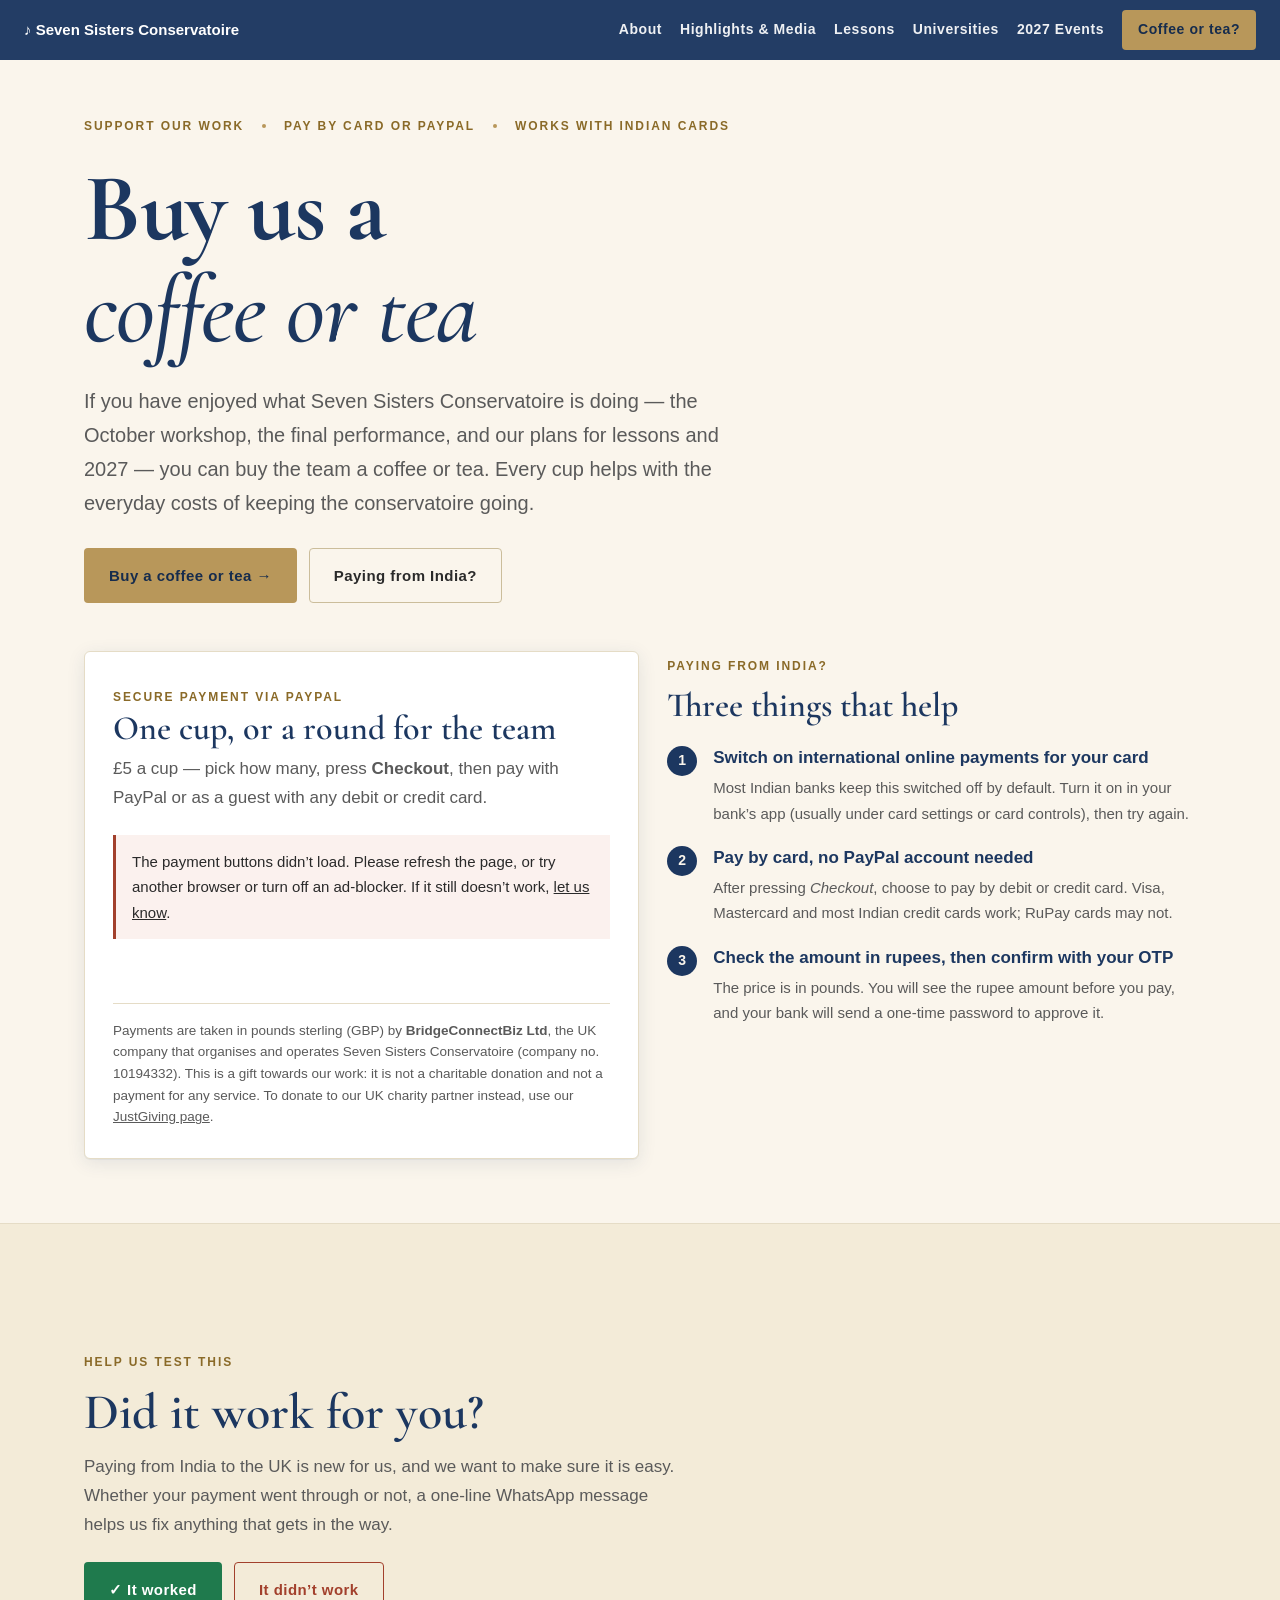
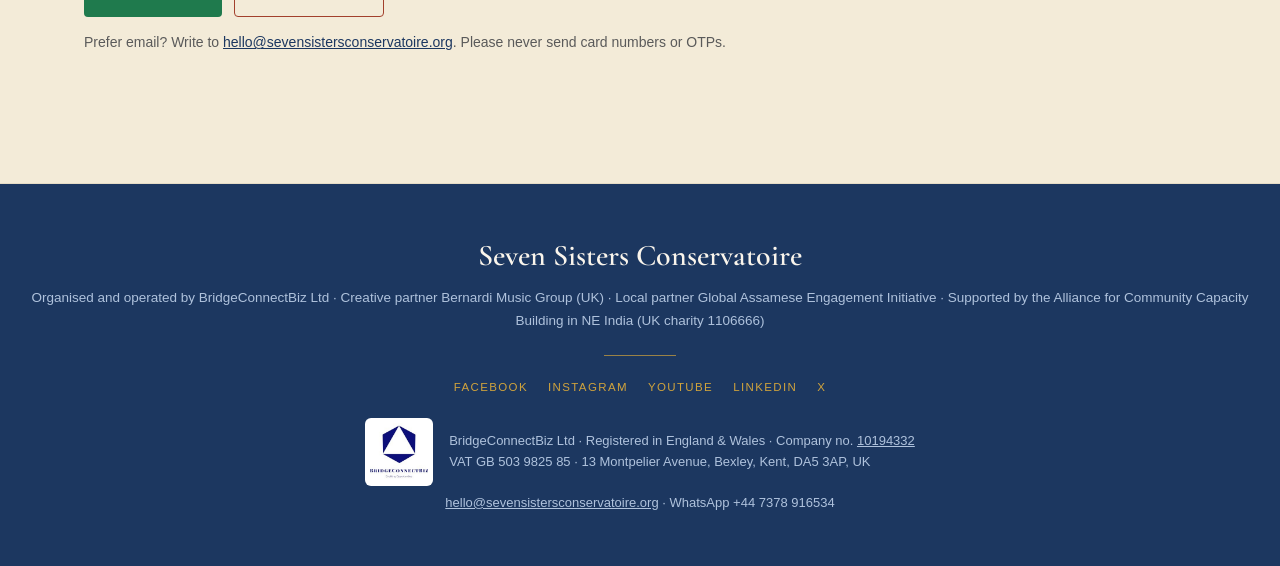
<file: pay/index.html>
<!doctype html>
<html lang="en">
<head>
<meta charset="utf-8">
<meta name="viewport" content="width=device-width,initial-scale=1">
<title>Buy us a coffee or tea · Seven Sisters Conservatoire</title>
<meta name="description" content="Enjoyed what Seven Sisters Conservatoire is doing? Buy the team a coffee or tea. Pay securely with PayPal or any debit or credit card, including cards issued in India.">
<meta name="robots" content="noindex">
<link rel="canonical" href="https://sevensistersconservatoire.org/pay/">
<meta property="og:type" content="website">
<meta property="og:site_name" content="Seven Sisters Conservatoire">
<meta property="og:title" content="Buy us a coffee or tea · Seven Sisters Conservatoire">
<meta property="og:description" content="Enjoyed what we're doing? Buy the Seven Sisters Conservatoire team a coffee or tea.">
<meta property="og:url" content="https://sevensistersconservatoire.org/pay/">
<link rel="preconnect" href="https://fonts.googleapis.com">
<link rel="preconnect" href="https://fonts.gstatic.com" crossorigin>
<link rel="preconnect" href="https://www.paypal.com">
<link rel="stylesheet" href="https://fonts.googleapis.com/css2?family=Noto+Sans+Assamese:wght@300;400;500;600;700&family=Cormorant+Garamond:ital,wght@0,400;0,600;0,700;1,400;1,500;1,600&display=swap">
<link rel="stylesheet" href="/assets/ssc-pages.css">
<!-- PayPal hosted button SDK (Part 1). Loaded only on this page. -->
<script src="https://www.paypal.com/sdk/js?client-id=BAAM3EI-h_R7AUkh6WrzFRkc5txOycmIY6WcrosUSRAPNz9hLgQ4NI6RX616xCc_O5v3mXw47EiAj6Zilg&components=hosted-buttons&disable-funding=venmo&currency=GBP"></script>
<style>
.pay-grid{display:grid;grid-template-columns:minmax(0,1.05fr) minmax(0,1fr);gap:28px;align-items:start}
.pay-card{background:var(--surface);border:1px solid var(--rule);border-radius:6px;padding:30px 28px;box-shadow:var(--shadow)}
.pay-card h2{font-size:clamp(26px,3.4vw,34px);margin-bottom:8px}
.pay-card .lead{color:var(--ink-soft);margin-bottom:22px}
#paypal-container-CWXTQD88MAEXC{min-height:150px}
.pp-loading{color:var(--ink-soft);font-size:14.5px;padding:18px 0}
.pp-fallback{border-left:3px solid #A2402C;background:#FBF1EE;padding:14px 16px;font-size:15px;color:var(--ink)}
.payee{margin-top:18px;padding-top:16px;border-top:1px solid var(--rule);font-size:13.5px;color:var(--ink-soft);line-height:1.6}
.steps{list-style:none;padding:0;margin:0;display:grid;gap:18px;counter-reset:s}
.steps li{display:grid;grid-template-columns:34px 1fr;gap:12px;counter-increment:s}
.steps li::before{content:counter(s);width:30px;height:30px;border-radius:50%;background:var(--deep);color:var(--on-deep);font-weight:700;font-size:14px;display:flex;align-items:center;justify-content:center;margin-top:2px}
.steps b{display:block;color:var(--deep);margin-bottom:2px}
.steps p{font-size:15px;color:var(--ink-soft);margin:0}
.feedback{display:flex;flex-wrap:wrap;gap:12px;margin-top:22px}
.btn--wa{background:#1F7A4D;color:#fff}
.btn--wa-ghost{border-color:#A2402C;color:#A2402C;background:transparent}
.small-note{font-size:14px;color:var(--ink-soft);margin-top:14px}
.small-note a{color:var(--deep)}
@media(max-width:860px){.pay-grid{grid-template-columns:1fr}.pay-card{padding:24px 18px}}
</style>
</head>
<body>
<nav class="topnav">
  <a class="topnav-brand" href="/">&#9834; Seven Sisters Conservatoire</a>
  <div class="topnav-links">
    <a href="/#about">About</a>
    <a href="/workshop-2026/highlights/">Highlights &amp; Media</a>
    <a href="/lessons/">Lessons</a>
    <a href="/universities/">Universities</a>
    <a href="/get-involved/">2027 Events</a>
    <a class="topnav-cta" href="#tea" aria-current="page">Coffee or tea?</a>
  </div>
</nav>

<header class="masthead">
  <div class="wrap">
    <div class="kicker rise"><span class="eyebrow">Support our work</span><span class="dot"></span><span class="eyebrow">Pay by card or PayPal</span><span class="dot"></span><span class="eyebrow">Works with Indian cards</span></div>
    <h1 class="rise">Buy us a<span class="it">coffee or tea</span></h1>
    <p class="standfirst rise">If you have enjoyed what Seven Sisters Conservatoire is doing &mdash; the October workshop, the final performance, and our plans for lessons and 2027 &mdash; you can buy the team a coffee or tea. Every cup helps with the everyday costs of keeping the conservatoire going.</p>
    <div class="cta-row"><a class="btn btn--gold" href="#tea">Buy a coffee or tea &rarr;</a><a class="btn btn--ghost" href="#india">Paying from India?</a></div>
  </div>
</header>

<section id="tea" style="padding:40px 0 64px;">
  <div class="wrap">
    <div class="pay-grid">
      <div class="pay-card">
        <span class="eyebrow">Secure payment via PayPal</span>
        <h2>One cup, or a round for the team</h2>
        <p class="lead">&pound;5 a cup &mdash; pick how many, press <b>Checkout</b>, then pay with PayPal or as a guest with any debit or credit card.</p>

        <div id="paypal-container-CWXTQD88MAEXC"><p class="pp-loading">Loading secure payment options&hellip;</p></div>

        <p class="payee">Payments are taken in pounds sterling (GBP) by <b>BridgeConnectBiz Ltd</b>, the UK company that organises and operates Seven Sisters Conservatoire (company no. 10194332). This is a gift towards our work: it is not a charitable donation and not a payment for any service. To donate to our UK charity partner instead, use our <a href="https://www.justgiving.com/page/seven-sisters-conservatoire" target="_blank" rel="noopener">JustGiving page</a>.</p>
      </div>

      <div id="india">
        <span class="eyebrow">Paying from India?</span>
        <h2 style="font-size:clamp(26px,3.4vw,34px);margin:8px 0 20px;">Three things that help</h2>
        <ol class="steps">
          <li><div><b>Switch on international online payments for your card</b><p>Most Indian banks keep this switched off by default. Turn it on in your bank&rsquo;s app (usually under card settings or card controls), then try again.</p></div></li>
          <li><div><b>Pay by card, no PayPal account needed</b><p>After pressing <i>Checkout</i>, choose to pay by debit or credit card. Visa, Mastercard and most Indian credit cards work; RuPay cards may not.</p></div></li>
          <li><div><b>Check the amount in rupees, then confirm with your OTP</b><p>The price is in pounds. You will see the rupee amount before you pay, and your bank will send a one-time password to approve it.</p></div></li>
        </ol>
      </div>
    </div>
  </div>
</section>

<section class="band" id="feedback">
  <div class="wrap" style="padding:56px 24px;">
    <div class="sec-head" style="margin-bottom:6px;"><span class="eyebrow">Help us test this</span><h2>Did it work for you?</h2>
      <p class="prose">Paying from India to the UK is new for us, and we want to make sure it is easy. Whether your payment went through or not, a one-line WhatsApp message helps us fix anything that gets in the way.</p></div>
    <div class="feedback">
      <a class="btn btn--wa" target="_blank" rel="noopener" href="https://wa.me/447378916534?text=Hi%2C%20I%20just%20bought%20Seven%20Sisters%20Conservatoire%20a%20coffee%20or%20tea%20%E2%80%94%20the%20payment%20worked.%20My%20bank%3A%20">&#10003; It worked</a>
      <a class="btn btn--wa-ghost" target="_blank" rel="noopener" href="https://wa.me/447378916534?text=Hi%2C%20I%20tried%20to%20pay%20on%20sevensistersconservatoire.org%2Fpay%20but%20it%20didn%E2%80%99t%20work.%0AMy%20bank%20and%20card%20type%3A%20%0AWhat%20happened%20or%20the%20error%20shown%3A%20">It didn&rsquo;t work</a>
    </div>
    <p class="small-note">Prefer email? Write to <a href="mailto:hello@sevensistersconservatoire.org?subject=Buy%20us%20a%20coffee%20or%20tea%20%E2%80%94%20payment%20feedback">hello@sevensistersconservatoire.org</a>. Please never send card numbers or OTPs.</p>
  </div>
</section>

<footer class="sitefoot">
  <p class="footer-name">Seven Sisters Conservatoire</p>
  <p class="footer-tag">Organised and operated by BridgeConnectBiz Ltd &middot; Creative partner Bernardi Music Group (UK) &middot; Local partner Global Assamese Engagement Initiative &middot; Supported by the Alliance for Community Capacity Building in NE India (UK charity 1106666)</p>
  <div class="footer-rule"></div>
  <div class="social">
    <a href="https://www.facebook.com/sevensisters.conservatoire" target="_blank" rel="noopener">Facebook</a>
    <a href="https://www.instagram.com/sevensisters.conservatoire" target="_blank" rel="noopener">Instagram</a>
    <a href="https://www.youtube.com/@sevensisters.conservatoire" target="_blank" rel="noopener">YouTube</a>
    <a href="https://www.linkedin.com/company/sevensisters-conservatoire" target="_blank" rel="noopener">LinkedIn</a>
    <a href="https://x.com/sevensisterscon" target="_blank" rel="noopener">X</a>
  </div>
  <div class="footer-org" style="margin:20px auto 4px;max-width:720px;display:flex;gap:16px;align-items:center;justify-content:center;flex-wrap:wrap;">
    <img src="/assets/bridgeconnectbiz-logo.jpg" alt="BridgeConnectBiz Ltd" width="68" height="68" style="width:68px;height:68px;background:#fff;border-radius:6px;object-fit:contain;padding:5px;box-sizing:border-box;" loading="lazy"/>
    <p class="small" style="text-align:left;margin:0;line-height:1.6;">BridgeConnectBiz Ltd &middot; Registered in England &amp; Wales &middot; Company no. <a href="https://find-and-update.company-information.service.gov.uk/company/10194332" target="_blank" rel="noopener" style="color:inherit;text-decoration:underline;">10194332</a><br/>VAT GB 503 9825 85 &middot; 13 Montpelier Avenue, Bexley, Kent, DA5 3AP, UK</p>
  </div>
  <p class="small"><a href="mailto:hello@sevensistersconservatoire.org" style="color:inherit">hello@sevensistersconservatoire.org</a> &middot; WhatsApp +44 7378 916534</p>
</footer>

<!-- PayPal hosted button (Part 2), with a fallback if PayPal is blocked or slow to load. -->
<script>
(function () {
  var box = document.getElementById('paypal-container-CWXTQD88MAEXC');
  var fallback = '<div class="pp-fallback">The payment buttons didn&rsquo;t load. Please refresh the page, or try another browser or turn off an ad-blocker. If it still doesn&rsquo;t work, <a href="#feedback">let us know</a>.</div>';
  function fail() { box.innerHTML = fallback; }
  function render() {
    if (!window.paypal || !window.paypal.HostedButtons) { fail(); return; }
    box.innerHTML = '';
    window.paypal.HostedButtons({ hostedButtonId: 'CWXTQD88MAEXC' })
      .render('#paypal-container-CWXTQD88MAEXC')
      .catch(fail);
  }
  if (window.paypal) render();
  else window.addEventListener('load', render);
})();
</script>
</body>
</html>
</file>
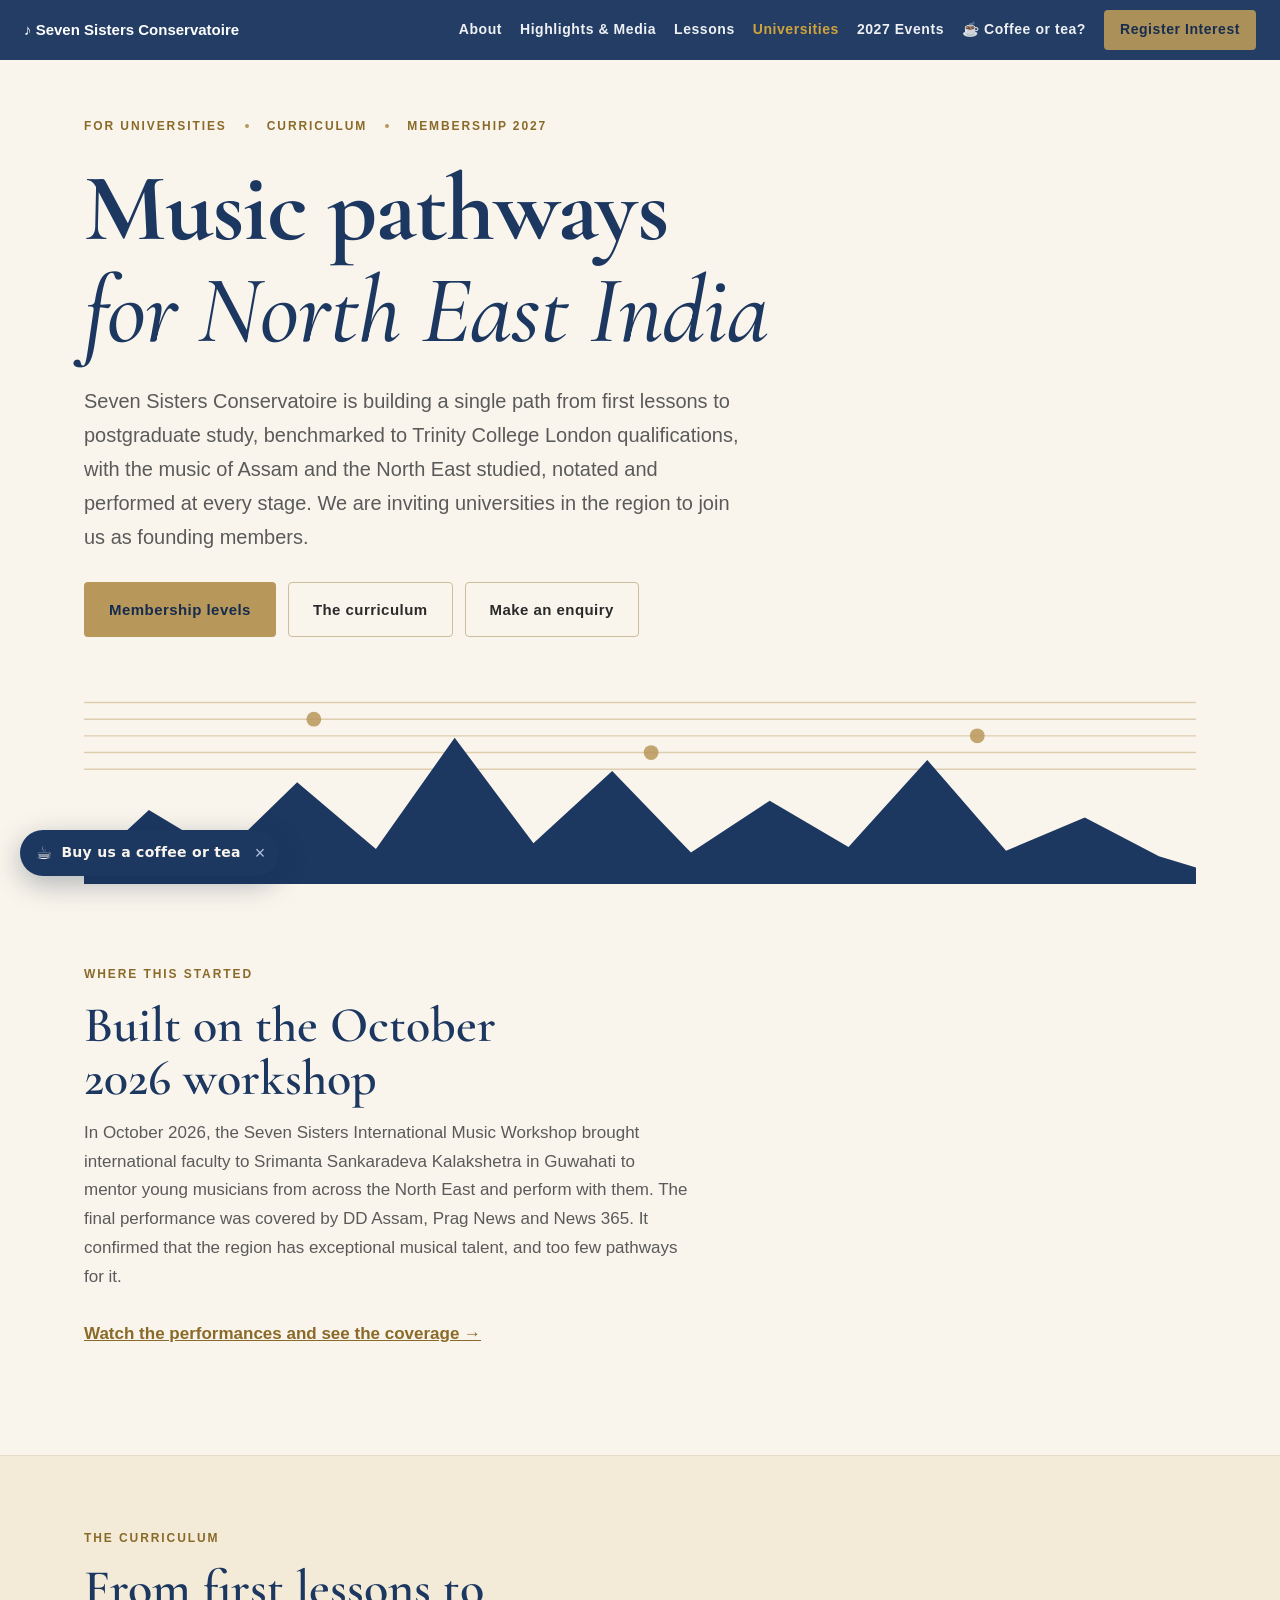
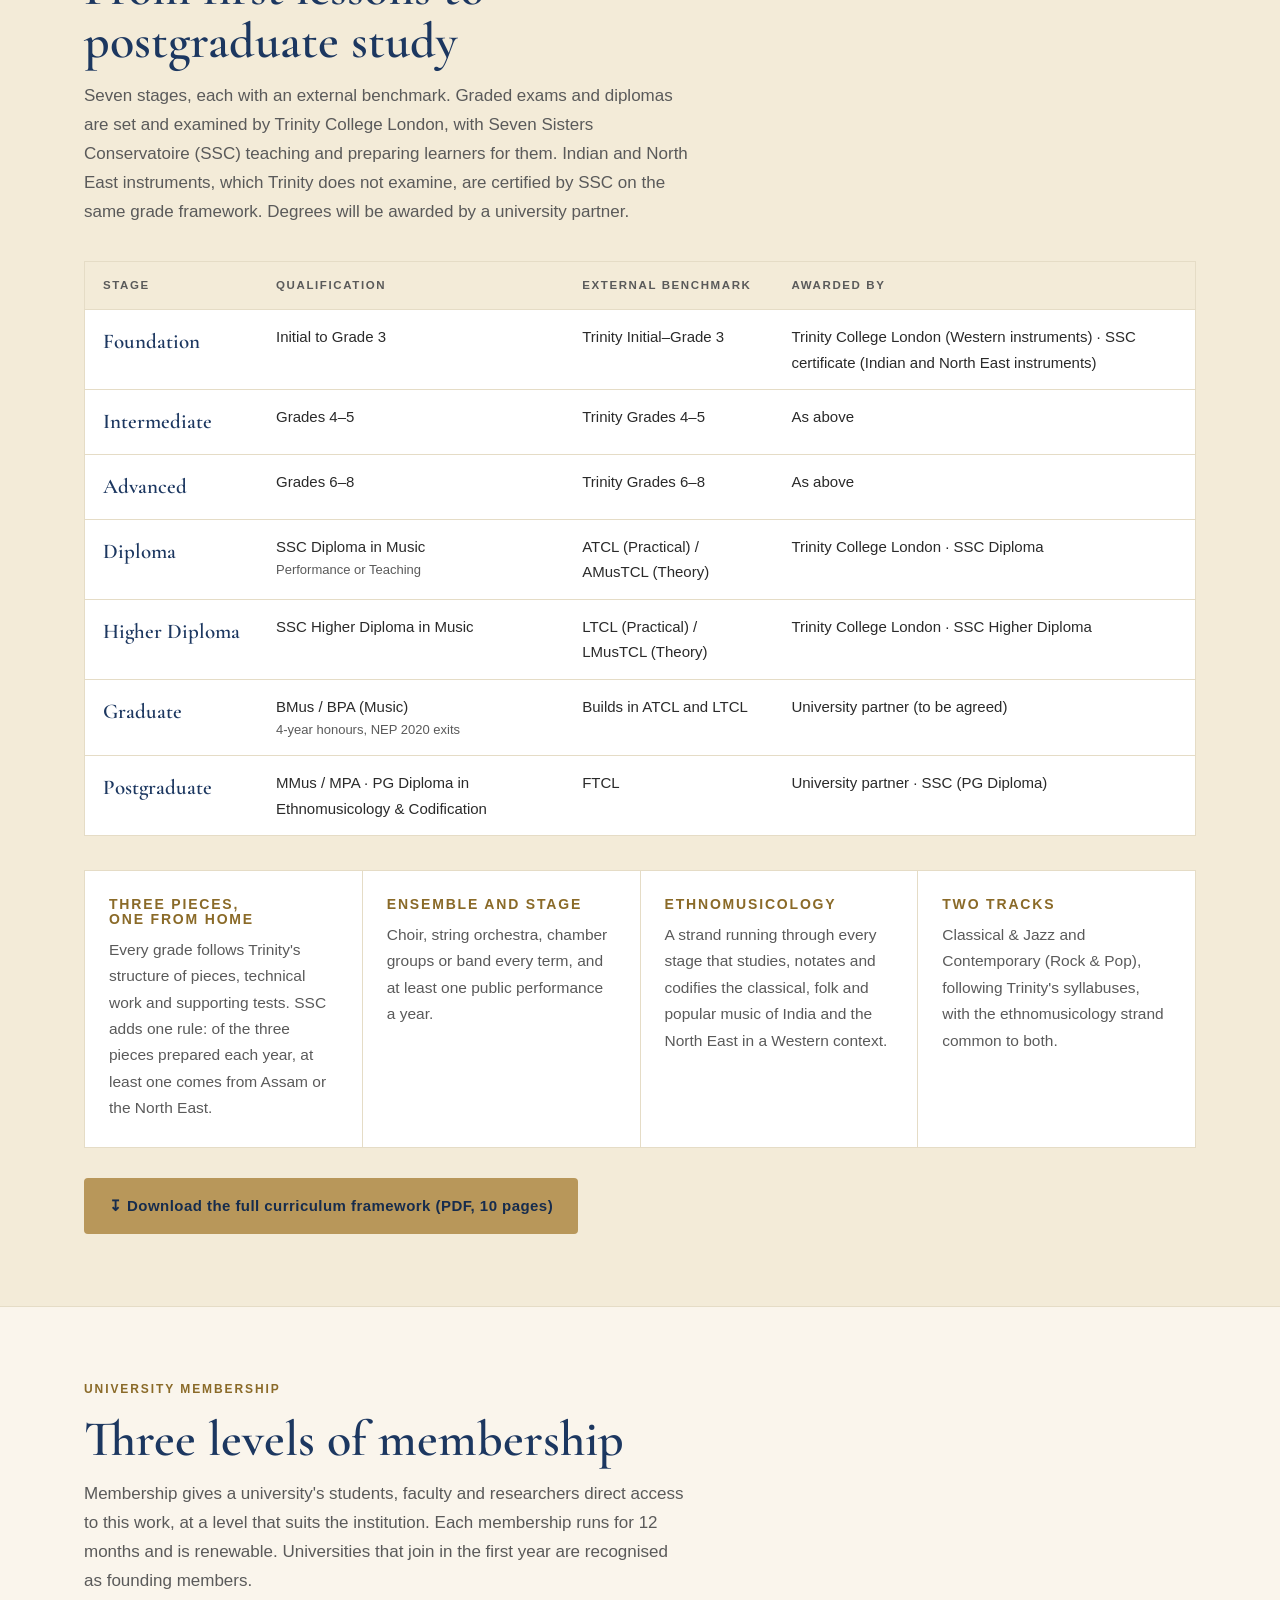
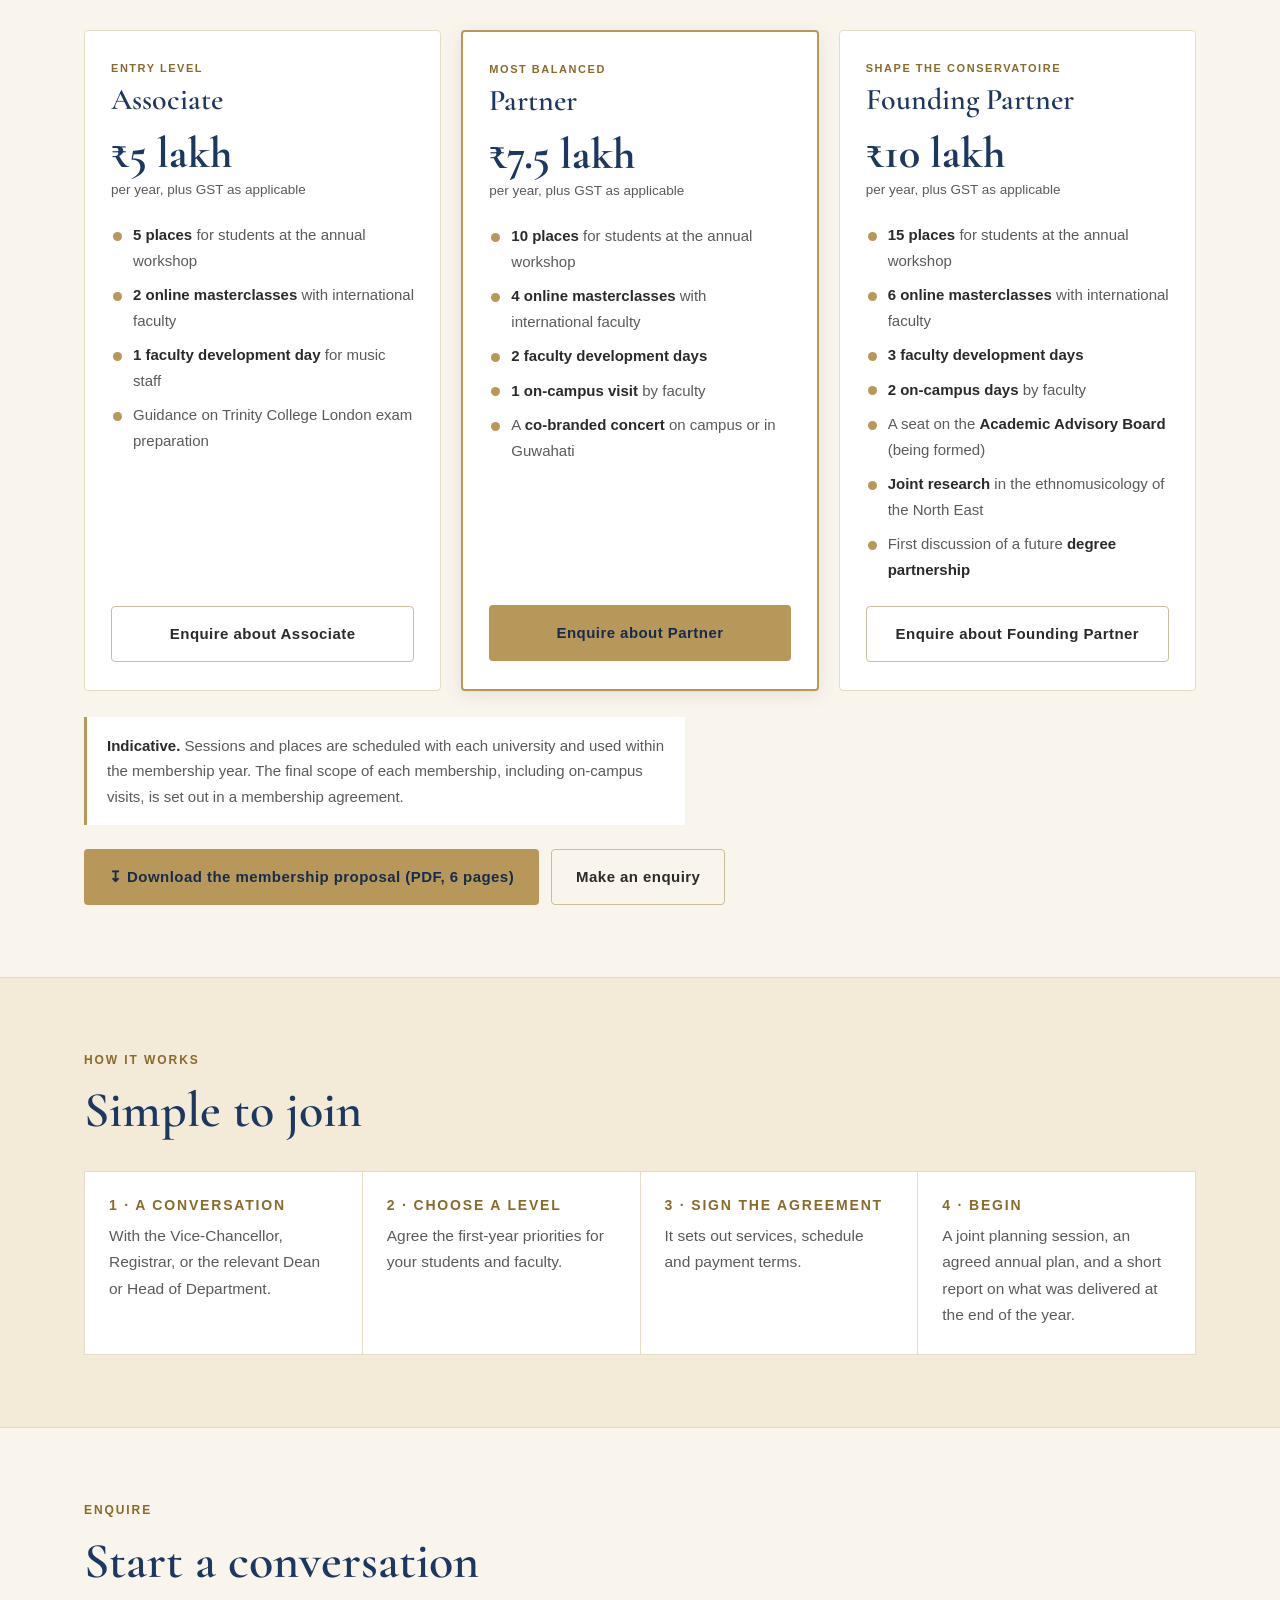
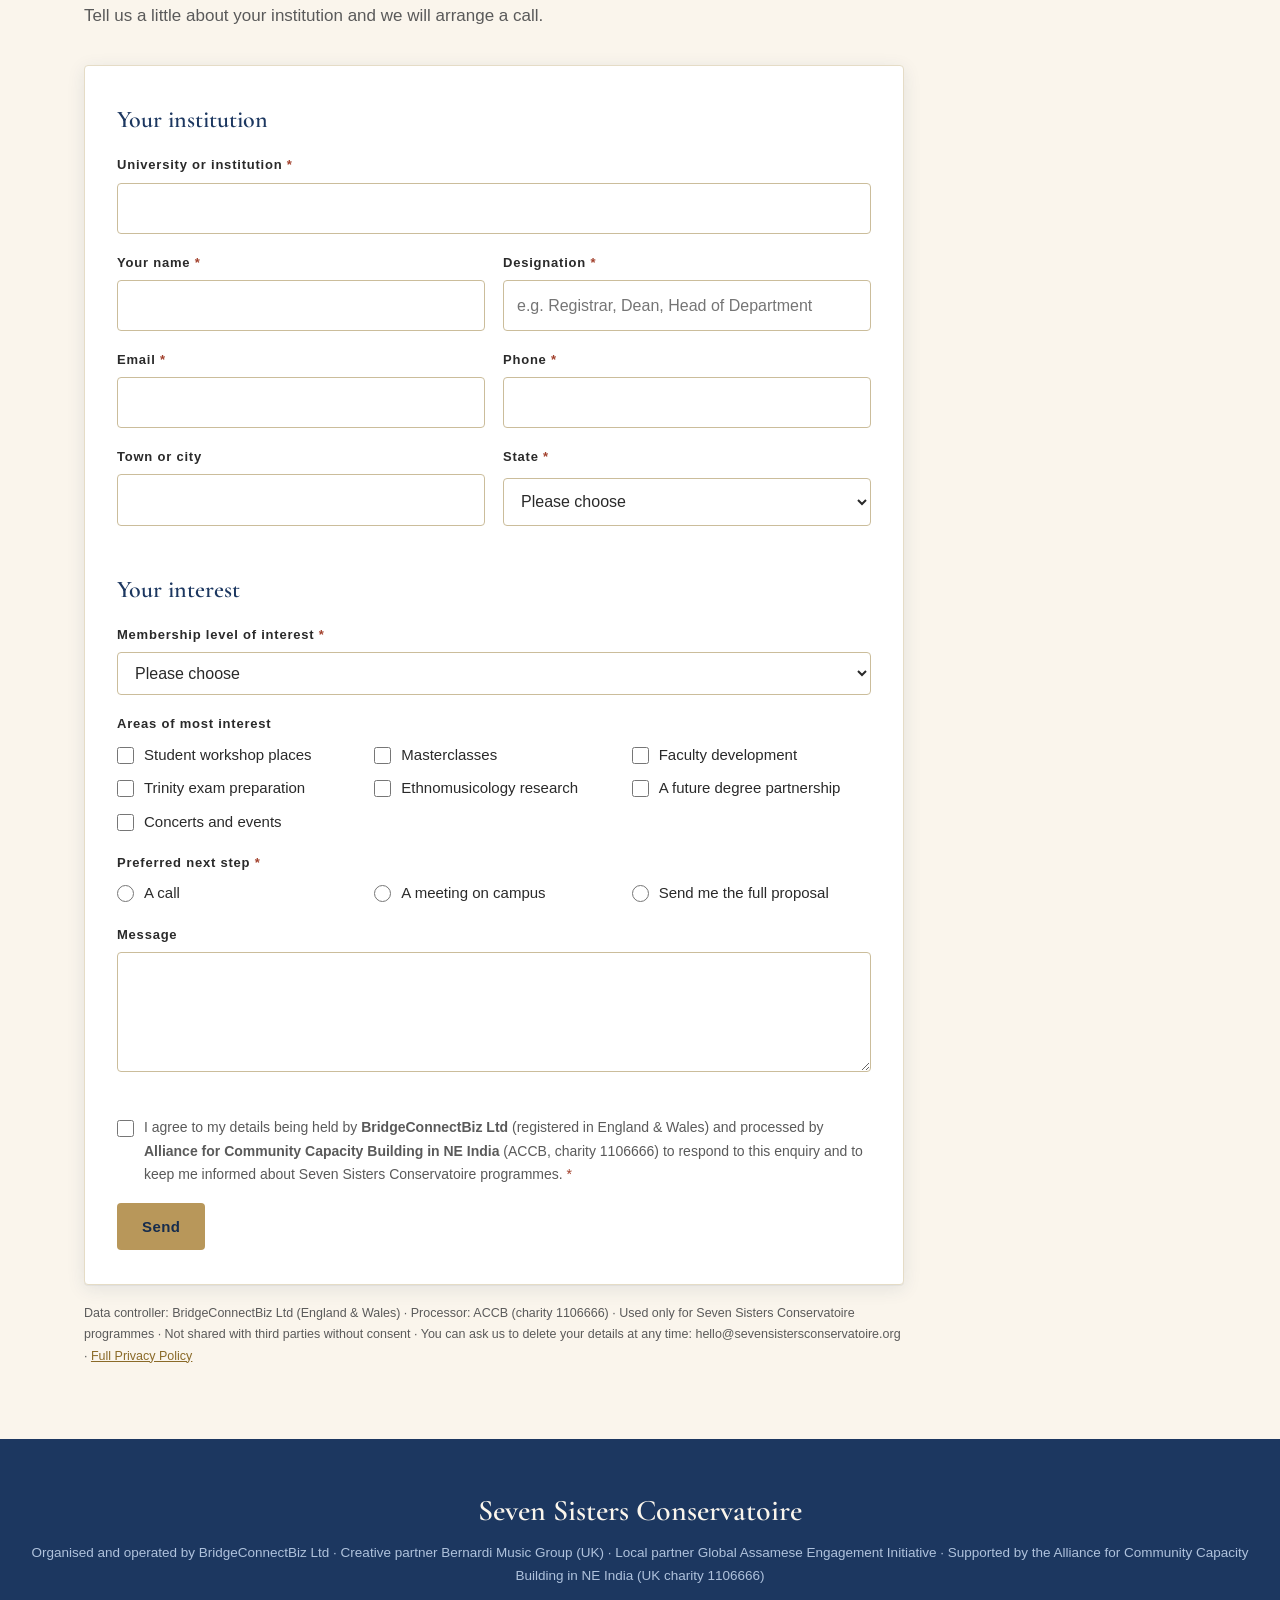
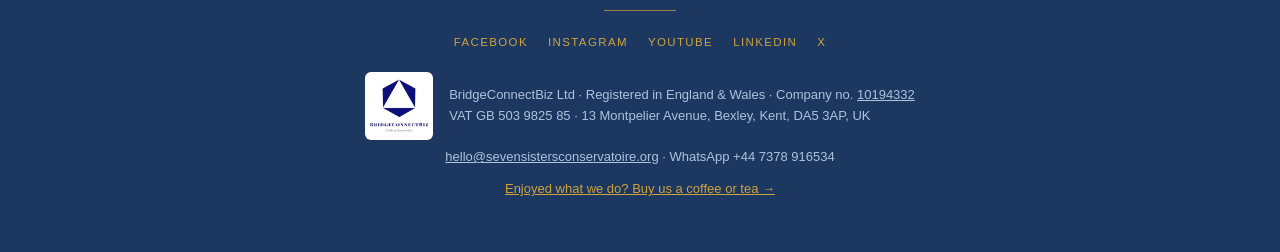
<file: universities/index.html>
<!doctype html>
<html lang="en">
<head>
<meta charset="utf-8">
<meta name="viewport" content="width=device-width,initial-scale=1">
<title>Universities &amp; Curriculum · Seven Sisters Conservatoire</title>
<meta name="description" content="The Seven Sisters Conservatoire curriculum, from first lessons to postgraduate study, and membership for universities in North East India: Associate, Partner and Founding Partner.">
<link rel="canonical" href="https://sevensistersconservatoire.org/universities/">
<meta property="og:type" content="website">
<meta property="og:site_name" content="Seven Sisters Conservatoire">
<meta property="og:title" content="Universities &amp; Curriculum · Seven Sisters Conservatoire">
<meta property="og:description" content="The Seven Sisters Conservatoire curriculum, from first lessons to postgraduate study, and membership for universities in North East India: Associate, Partner and Founding Partner.">
<meta property="og:url" content="https://sevensistersconservatoire.org/universities/">
<link rel="preconnect" href="https://fonts.googleapis.com">
<link rel="preconnect" href="https://fonts.gstatic.com" crossorigin>
<link rel="stylesheet" href="https://fonts.googleapis.com/css2?family=Noto+Sans+Assamese:wght@300;400;500;600;700&family=Cormorant+Garamond:ital,wght@0,400;0,600;0,700;1,400;1,500;1,600&display=swap">
<link rel="stylesheet" href="/assets/ssc-pages.css">
</head>
<body>
<nav class="topnav">
  <a class="topnav-brand" href="/">&#9834; Seven Sisters Conservatoire</a>
  <div class="topnav-links">
    <a href="/#about">About</a>
    <a href="/workshop-2026/highlights/">Highlights &amp; Media</a>
    <a href="/lessons/">Lessons</a>
    <a href="/universities/" aria-current="page">Universities</a>
    <a href="/get-involved/">2027 Events</a>
    <a href="/pay/">&#9749; Coffee or tea?</a>
    <a class="topnav-cta" href="#form">Register Interest</a>
  </div>
</nav>

<header class="masthead">
  <div class="wrap">
    <div class="kicker rise"><span class="eyebrow">For universities</span><span class="dot"></span><span class="eyebrow">Curriculum</span><span class="dot"></span><span class="eyebrow">Membership 2027</span></div>
    <h1 class="rise">Music pathways<span class="it">for North East India</span></h1>
    <p class="standfirst rise">Seven Sisters Conservatoire is building a single path from first lessons to postgraduate study, benchmarked to Trinity College London qualifications, with the music of Assam and the North East studied, notated and performed at every stage. We are inviting universities in the region to join us as founding members.</p>
    <div class="cta-row"><a class="btn btn--gold" href="#membership">Membership levels</a><a class="btn btn--ghost" href="#curriculum">The curriculum</a><a class="btn btn--ghost" href="#form">Make an enquiry</a></div>
    <svg class="ridge" viewBox="0 0 1200 230" role="img" aria-label="Seven peaks with a musical staff running behind them">
  <g stroke="var(--accent)" stroke-width="1.5" opacity="0.42"><line x1="0" y1="34" x2="1200" y2="34"/><line x1="0" y1="52" x2="1200" y2="52"/><line x1="0" y1="70" x2="1200" y2="70"/><line x1="0" y1="88" x2="1200" y2="88"/><line x1="0" y1="106" x2="1200" y2="106"/></g>
  <circle cx="248" cy="52" r="8" fill="var(--accent)" opacity="0.85"/><circle cx="612" cy="88" r="8" fill="var(--accent)" opacity="0.85"/><circle cx="964" cy="70" r="8" fill="var(--accent)" opacity="0.85"/>
  <path d="M0,215 L70,150 L150,198 L230,120 L315,192 L400,72 L485,186 L570,108 L655,196 L740,140 L825,190 L910,96 L995,194 L1080,158 L1160,200 L1200,212 L1200,230 L0,230 Z" fill="var(--deep)"/>
</svg>
  </div>
</header>

<section>
  <div class="wrap">
    <div class="sec-head"><span class="eyebrow">Where this started</span><h2>Built on the October 2026 workshop</h2>
      <p class="prose">In October 2026, the Seven Sisters International Music Workshop brought international faculty to Srimanta Sankaradeva Kalakshetra in Guwahati to mentor young musicians from across the North East and perform with them. The final performance was covered by DD Assam, Prag News and News 365. It confirmed that the region has exceptional musical talent, and too few pathways for it.</p>
      <p class="prose"><a href="/workshop-2026/highlights/" style="color:var(--accent-text);font-weight:700">Watch the performances and see the coverage &rarr;</a></p></div>
  </div>
</section>

<section class="band" id="curriculum">
  <div class="wrap">
    <div class="sec-head"><span class="eyebrow">The curriculum</span><h2>From first lessons to postgraduate study</h2>
      <p class="prose">Seven stages, each with an external benchmark. Graded exams and diplomas are set and examined by Trinity College London, with Seven Sisters Conservatoire (SSC) teaching and preparing learners for them. Indian and North East instruments, which Trinity does not examine, are certified by SSC on the same grade framework. Degrees will be awarded by a university partner.</p></div>
    <div class="table-wrap"><table class="ladder">
      <thead><tr><th>Stage</th><th>Qualification</th><th>External benchmark</th><th>Awarded by</th></tr></thead>
      <tbody>
<tr><td>Foundation</td><td>Initial to Grade 3</td><td>Trinity Initial–Grade 3</td><td>Trinity College London (Western instruments) · SSC certificate (Indian and North East instruments)</td></tr>
<tr><td>Intermediate</td><td>Grades 4–5</td><td>Trinity Grades 4–5</td><td>As above</td></tr>
<tr><td>Advanced</td><td>Grades 6–8</td><td>Trinity Grades 6–8</td><td>As above</td></tr>
<tr><td>Diploma</td><td>SSC Diploma in Music<small>Performance or Teaching</small></td><td>ATCL (Practical) / AMusTCL (Theory)</td><td>Trinity College London · SSC Diploma</td></tr>
<tr><td>Higher Diploma</td><td>SSC Higher Diploma in Music</td><td>LTCL (Practical) / LMusTCL (Theory)</td><td>Trinity College London · SSC Higher Diploma</td></tr>
<tr><td>Graduate</td><td>BMus / BPA (Music)<small>4-year honours, NEP 2020 exits</small></td><td>Builds in ATCL and LTCL</td><td>University partner (to be agreed)</td></tr>
<tr><td>Postgraduate</td><td>MMus / MPA · PG Diploma in Ethnomusicology &amp; Codification</td><td>FTCL</td><td>University partner · SSC (PG Diploma)</td></tr>
      </tbody></table></div>

    <div class="cells" style="margin-top:34px">
      <div class="cell"><h3>Three pieces, one from home</h3><p>Every grade follows Trinity's structure of pieces, technical work and supporting tests. SSC adds one rule: of the three pieces prepared each year, at least one comes from Assam or the North East.</p></div>
      <div class="cell"><h3>Ensemble and stage</h3><p>Choir, string orchestra, chamber groups or band every term, and at least one public performance a year.</p></div>
      <div class="cell"><h3>Ethnomusicology</h3><p>A strand running through every stage that studies, notates and codifies the classical, folk and popular music of India and the North East in a Western context.</p></div>
      <div class="cell"><h3>Two tracks</h3><p>Classical &amp; Jazz and Contemporary (Rock &amp; Pop), following Trinity's syllabuses, with the ethnomusicology strand common to both.</p></div>
    </div>
    <div class="cta-row" style="margin-top:30px">
      <a class="btn btn--gold" href="/universities/docs/Seven-Sisters-Conservatoire-Curriculum-Framework.pdf" target="_blank" rel="noopener">&#8615; Download the full curriculum framework (PDF, 10 pages)</a>
    </div>
  </div>
</section>

<section id="membership">
  <div class="wrap">
    <div class="sec-head"><span class="eyebrow">University membership</span><h2>Three levels of membership</h2>
      <p class="prose">Membership gives a university's students, faculty and researchers direct access to this work, at a level that suits the institution. Each membership runs for 12 months and is renewable. Universities that join in the first year are recognised as founding members.</p></div>
    <div class="tiers">
      <div class="tier">
        <span class="tag">Entry level</span><h3>Associate</h3>
        <div class="price">₹5 lakh</div><div class="price-note">per year, plus GST as applicable</div>
        <ul><li><b>5 places</b> for students at the annual workshop</li><li><b>2 online masterclasses</b> with international faculty</li><li><b>1 faculty development day</b> for music staff</li><li>Guidance on Trinity College London exam preparation</li></ul>
        <a class="btn btn--ghost" href="#form" data-tier="Associate">Enquire about Associate</a>
      </div>
      <div class="tier tier--feature">
        <span class="tag">Most balanced</span><h3>Partner</h3>
        <div class="price">₹7.5 lakh</div><div class="price-note">per year, plus GST as applicable</div>
        <ul><li><b>10 places</b> for students at the annual workshop</li><li><b>4 online masterclasses</b> with international faculty</li><li><b>2 faculty development days</b></li><li><b>1 on-campus visit</b> by faculty</li><li>A <b>co-branded concert</b> on campus or in Guwahati</li></ul>
        <a class="btn btn--gold" href="#form" data-tier="Partner">Enquire about Partner</a>
      </div>
      <div class="tier">
        <span class="tag">Shape the conservatoire</span><h3>Founding Partner</h3>
        <div class="price">₹10 lakh</div><div class="price-note">per year, plus GST as applicable</div>
        <ul><li><b>15 places</b> for students at the annual workshop</li><li><b>6 online masterclasses</b> with international faculty</li><li><b>3 faculty development days</b></li><li><b>2 on-campus days</b> by faculty</li><li>A seat on the <b>Academic Advisory Board</b> (being formed)</li><li><b>Joint research</b> in the ethnomusicology of the North East</li><li>First discussion of a future <b>degree partnership</b></li></ul>
        <a class="btn btn--ghost" href="#form" data-tier="Founding Partner">Enquire about Founding Partner</a>
      </div>
    </div>
    <div class="caveat"><b>Indicative.</b> Sessions and places are scheduled with each university and used within the membership year. The final scope of each membership, including on-campus visits, is set out in a membership agreement.</div>
    <div class="cta-row" style="margin-top:24px">
      <a class="btn btn--gold" href="/universities/docs/Seven-Sisters-Conservatoire-University-Membership-Proposal.pdf" target="_blank" rel="noopener">&#8615; Download the membership proposal (PDF, 6 pages)</a>
      <a class="btn btn--ghost" href="#form">Make an enquiry</a>
    </div>
  </div>
</section>

<section class="band">
  <div class="wrap">
    <div class="sec-head"><span class="eyebrow">How it works</span><h2>Simple to join</h2></div>
    <div class="cells">
      <div class="cell"><h3>1 · A conversation</h3><p>With the Vice-Chancellor, Registrar, or the relevant Dean or Head of Department.</p></div>
      <div class="cell"><h3>2 · Choose a level</h3><p>Agree the first-year priorities for your students and faculty.</p></div>
      <div class="cell"><h3>3 · Sign the agreement</h3><p>It sets out services, schedule and payment terms.</p></div>
      <div class="cell"><h3>4 · Begin</h3><p>A joint planning session, an agreed annual plan, and a short report on what was delivered at the end of the year.</p></div>
    </div>
  </div>
</section>

<section id="form">
  <div class="wrap">
    <div class="sec-head"><span class="eyebrow">Enquire</span><h2>Start a conversation</h2>
      <p class="prose">Tell us a little about your institution and we will arrange a call.</p></div>
    <form class="form-card" data-ssc-form="universities" data-success="unis-ok" novalidate>
      <div class="hp" aria-hidden="true"><label>Website <input type="text" name="website" tabindex="-1" autocomplete="off"></label></div>
      <fieldset>
        <legend>Your institution</legend>
        <div class="field"><label class="lbl" for="institution">University or institution <span class="req">*</span></label><input type="text" id="institution" name="institution" required autocomplete="organization"></div>
        <div class="row2">
          <div class="field"><label class="lbl" for="contact_name">Your name <span class="req">*</span></label><input type="text" id="contact_name" name="contact_name" required autocomplete="name"></div>
          <div class="field"><label class="lbl" for="designation">Designation <span class="req">*</span></label><input type="text" id="designation" name="designation" required autocomplete="organization-title" placeholder="e.g. Registrar, Dean, Head of Department"></div>
        </div>
        <div class="row2">
          <div class="field"><label class="lbl" for="contact_email">Email <span class="req">*</span></label><input type="email" id="contact_email" name="contact_email" required autocomplete="email"></div>
          <div class="field"><label class="lbl" for="contact_phone">Phone <span class="req">*</span></label><input type="tel" id="contact_phone" name="contact_phone" required autocomplete="tel"></div>
        </div>
        <div class="row2">
          <div class="field"><label class="lbl" for="city">Town or city</label><input type="text" id="city" name="city"></div>
          <div class="field"><label class="lbl" for="state">State <span class="req">*</span></label><select name="state" id="state" required><option value="">Please choose</option><option>Assam</option><option>Arunachal Pradesh</option><option>Manipur</option><option>Meghalaya</option><option>Mizoram</option><option>Nagaland</option><option>Tripura</option><option>Sikkim</option><option>Elsewhere in India</option><option>Outside India</option></select></div>
        </div>
      </fieldset>
      <fieldset>
        <legend>Your interest</legend>
        <div class="field"><label class="lbl" for="level">Membership level of interest <span class="req">*</span></label><select name="level" id="level" required><option value="">Please choose</option><option>Associate (₹5 lakh)</option><option>Partner (₹7.5 lakh)</option><option>Founding Partner (₹10 lakh)</option><option>Not sure yet</option></select></div>
        <div class="field"><span class="lbl">Areas of most interest</span>
        <div class="choices">
        <label class="choice"><input type="checkbox" name="areas" value="Student workshop places"><span>Student workshop places</span></label>
        <label class="choice"><input type="checkbox" name="areas" value="Masterclasses"><span>Masterclasses</span></label>
        <label class="choice"><input type="checkbox" name="areas" value="Faculty development"><span>Faculty development</span></label>
        <label class="choice"><input type="checkbox" name="areas" value="Trinity exam preparation"><span>Trinity exam preparation</span></label>
        <label class="choice"><input type="checkbox" name="areas" value="Ethnomusicology research"><span>Ethnomusicology research</span></label>
        <label class="choice"><input type="checkbox" name="areas" value="A future degree partnership"><span>A future degree partnership</span></label>
        <label class="choice"><input type="checkbox" name="areas" value="Concerts and events"><span>Concerts and events</span></label>
      </div></div>
        <div class="field"><span class="lbl">Preferred next step <span class="req">*</span></span>
        <div class="choices"><label class="choice"><input type="radio" name="next_step" value="A call" required><span>A call</span></label><label class="choice"><input type="radio" name="next_step" value="A meeting on campus" required><span>A meeting on campus</span></label><label class="choice"><input type="radio" name="next_step" value="Send the full proposal" required><span>Send me the full proposal</span></label></div></div>
        <div class="field"><label class="lbl" for="message">Message</label><textarea id="message" name="message"></textarea></div>
      </fieldset>
      <label class="consent"><input type="checkbox" name="consent" value="Yes" required>
      <span>I agree to my details being held by <strong>BridgeConnectBiz Ltd</strong> (registered in England &amp; Wales) and processed by <strong>Alliance for Community Capacity Building in NE India</strong> (ACCB, charity 1106666) to respond to this enquiry and to keep me informed about Seven Sisters Conservatoire programmes. <span class="req">*</span></span></label>
      <p class="form-error" role="alert" hidden></p>
      <button class="btn btn--gold" type="submit">Send</button>
    </form>
    <div class="form-card success" id="unis-ok" hidden role="status">
      <div class="tick">&#10003;</div><h3>Thank you</h3><p>We have your enquiry and will be in touch to arrange a conversation.</p></div>
    <p class="privacy">Data controller: BridgeConnectBiz Ltd (England &amp; Wales) &middot; Processor: ACCB (charity 1106666) &middot; Used only for Seven Sisters Conservatoire programmes &middot; Not shared with third parties without consent &middot; You can ask us to delete your details at any time: hello@sevensistersconservatoire.org &middot; <a href="https://bernardimusicgroup.com/privacy-policy/" target="_blank" rel="noopener">Full Privacy Policy</a></p>
  </div>
</section>
<script>
document.querySelectorAll('[data-tier]').forEach(function(a){a.addEventListener('click',function(){
  var s=document.getElementById('level'); if(!s) return;
  [].forEach.call(s.options,function(o){ if(o.text.indexOf(a.dataset.tier+' (')===0) s.value=o.value||o.text; });
});});
</script>
<footer class="sitefoot">
  <p class="footer-name">Seven Sisters Conservatoire</p>
  <p class="footer-tag">Organised and operated by BridgeConnectBiz Ltd &middot; Creative partner Bernardi Music Group (UK) &middot; Local partner Global Assamese Engagement Initiative &middot; Supported by the Alliance for Community Capacity Building in NE India (UK charity 1106666)</p>
  <div class="footer-rule"></div>
  <div class="social">
    <a href="https://www.facebook.com/sevensisters.conservatoire" target="_blank" rel="noopener">Facebook</a>
    <a href="https://www.instagram.com/sevensisters.conservatoire" target="_blank" rel="noopener">Instagram</a>
    <a href="https://www.youtube.com/@sevensisters.conservatoire" target="_blank" rel="noopener">YouTube</a>
    <a href="https://www.linkedin.com/company/sevensisters-conservatoire" target="_blank" rel="noopener">LinkedIn</a>
    <a href="https://x.com/sevensisterscon" target="_blank" rel="noopener">X</a>
  </div>
  <div class="footer-org" style="margin:20px auto 4px;max-width:720px;display:flex;gap:16px;align-items:center;justify-content:center;flex-wrap:wrap;">
    <img src="/assets/bridgeconnectbiz-logo.jpg" alt="BridgeConnectBiz Ltd" width="68" height="68" style="width:68px;height:68px;background:#fff;border-radius:6px;object-fit:contain;padding:5px;box-sizing:border-box;" loading="lazy"/>
    <p class="small" style="text-align:left;margin:0;line-height:1.6;">BridgeConnectBiz Ltd &middot; Registered in England &amp; Wales &middot; Company no. <a href="https://find-and-update.company-information.service.gov.uk/company/10194332" target="_blank" rel="noopener" style="color:inherit;text-decoration:underline;">10194332</a><br/>VAT GB 503 9825 85 &middot; 13 Montpelier Avenue, Bexley, Kent, DA5 3AP, UK</p>
  </div>
  <p class="small"><a href="mailto:hello@sevensistersconservatoire.org" style="color:inherit">hello@sevensistersconservatoire.org</a> &middot; WhatsApp +44 7378 916534</p>
  <p class="small" style="margin-top:10px;"><a href="/pay/" style="color:var(--gold-on-deep);">Enjoyed what we do? Buy us a coffee or tea &rarr;</a></p>
</footer>
<script src="/assets/ssc-forms.js" defer></script>
<script src="/assets/ssc-coffee.js" defer></script>
</body>
</html>
</file>
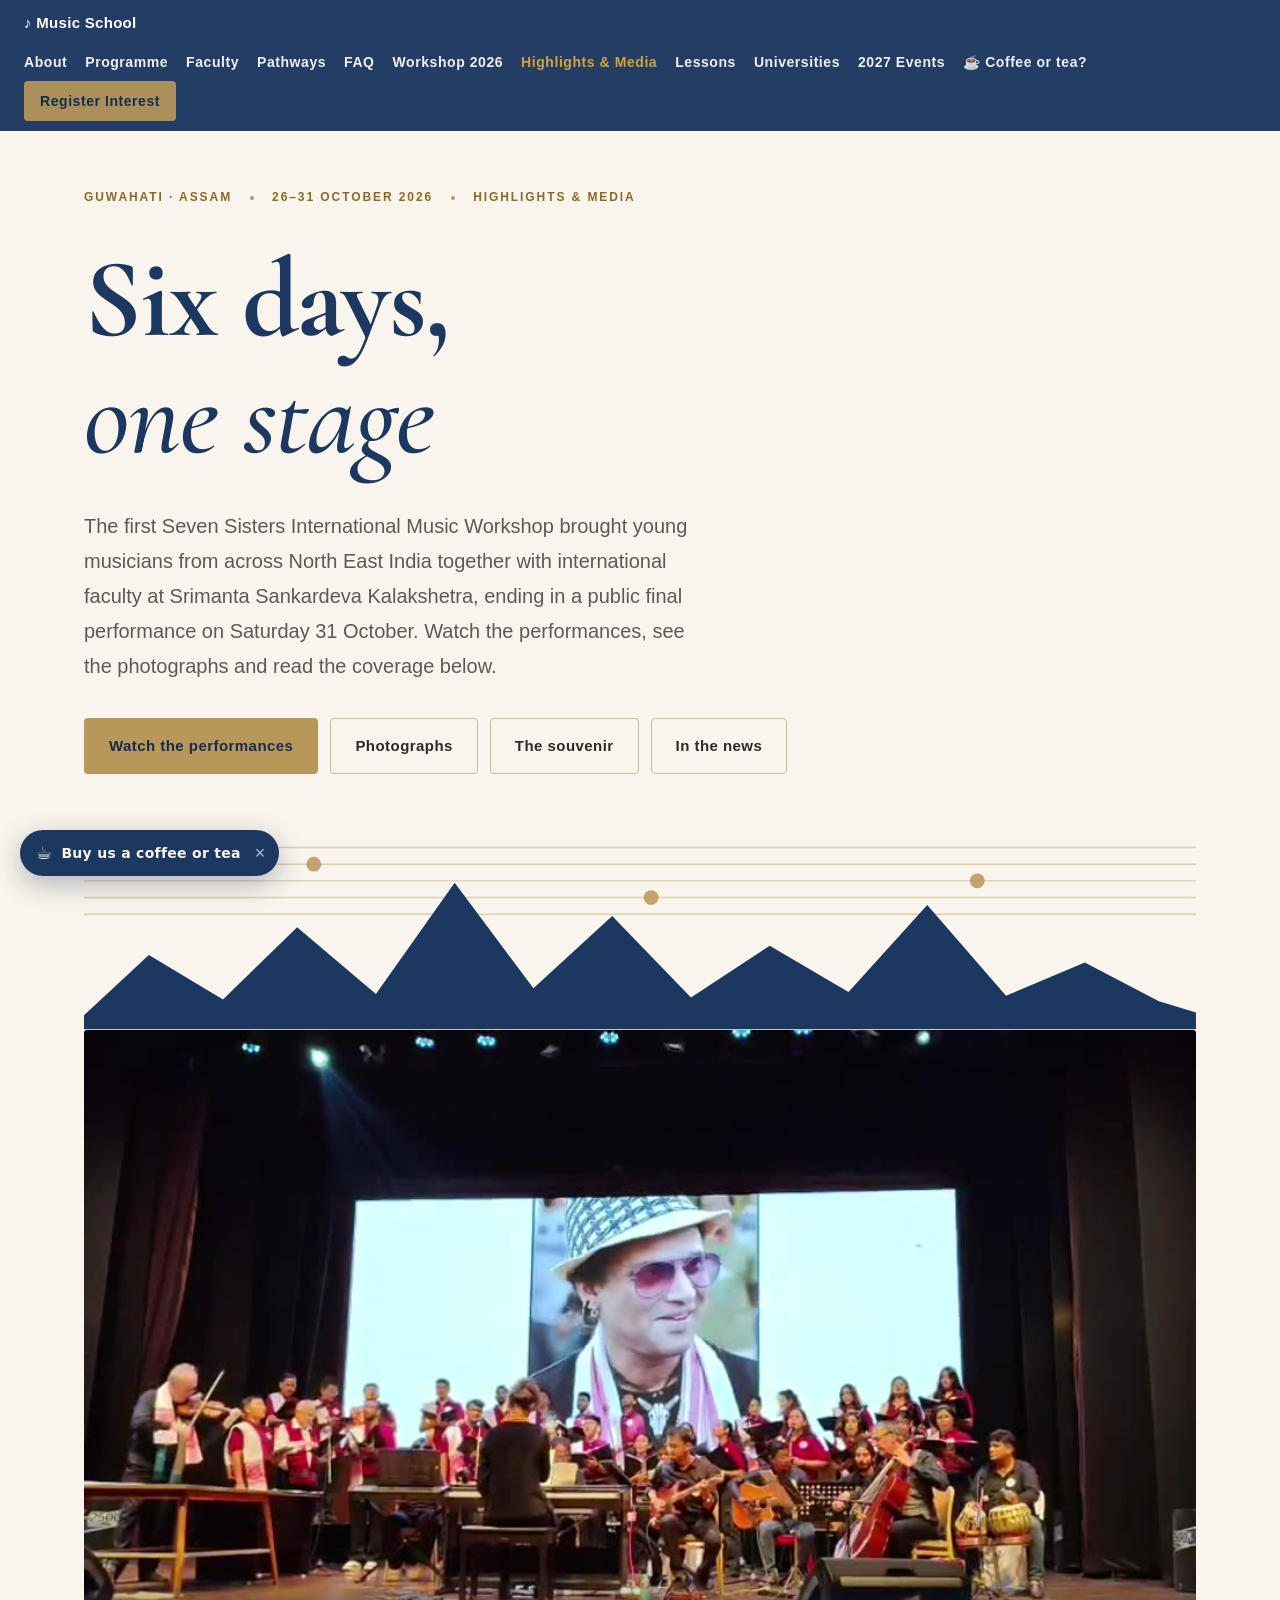
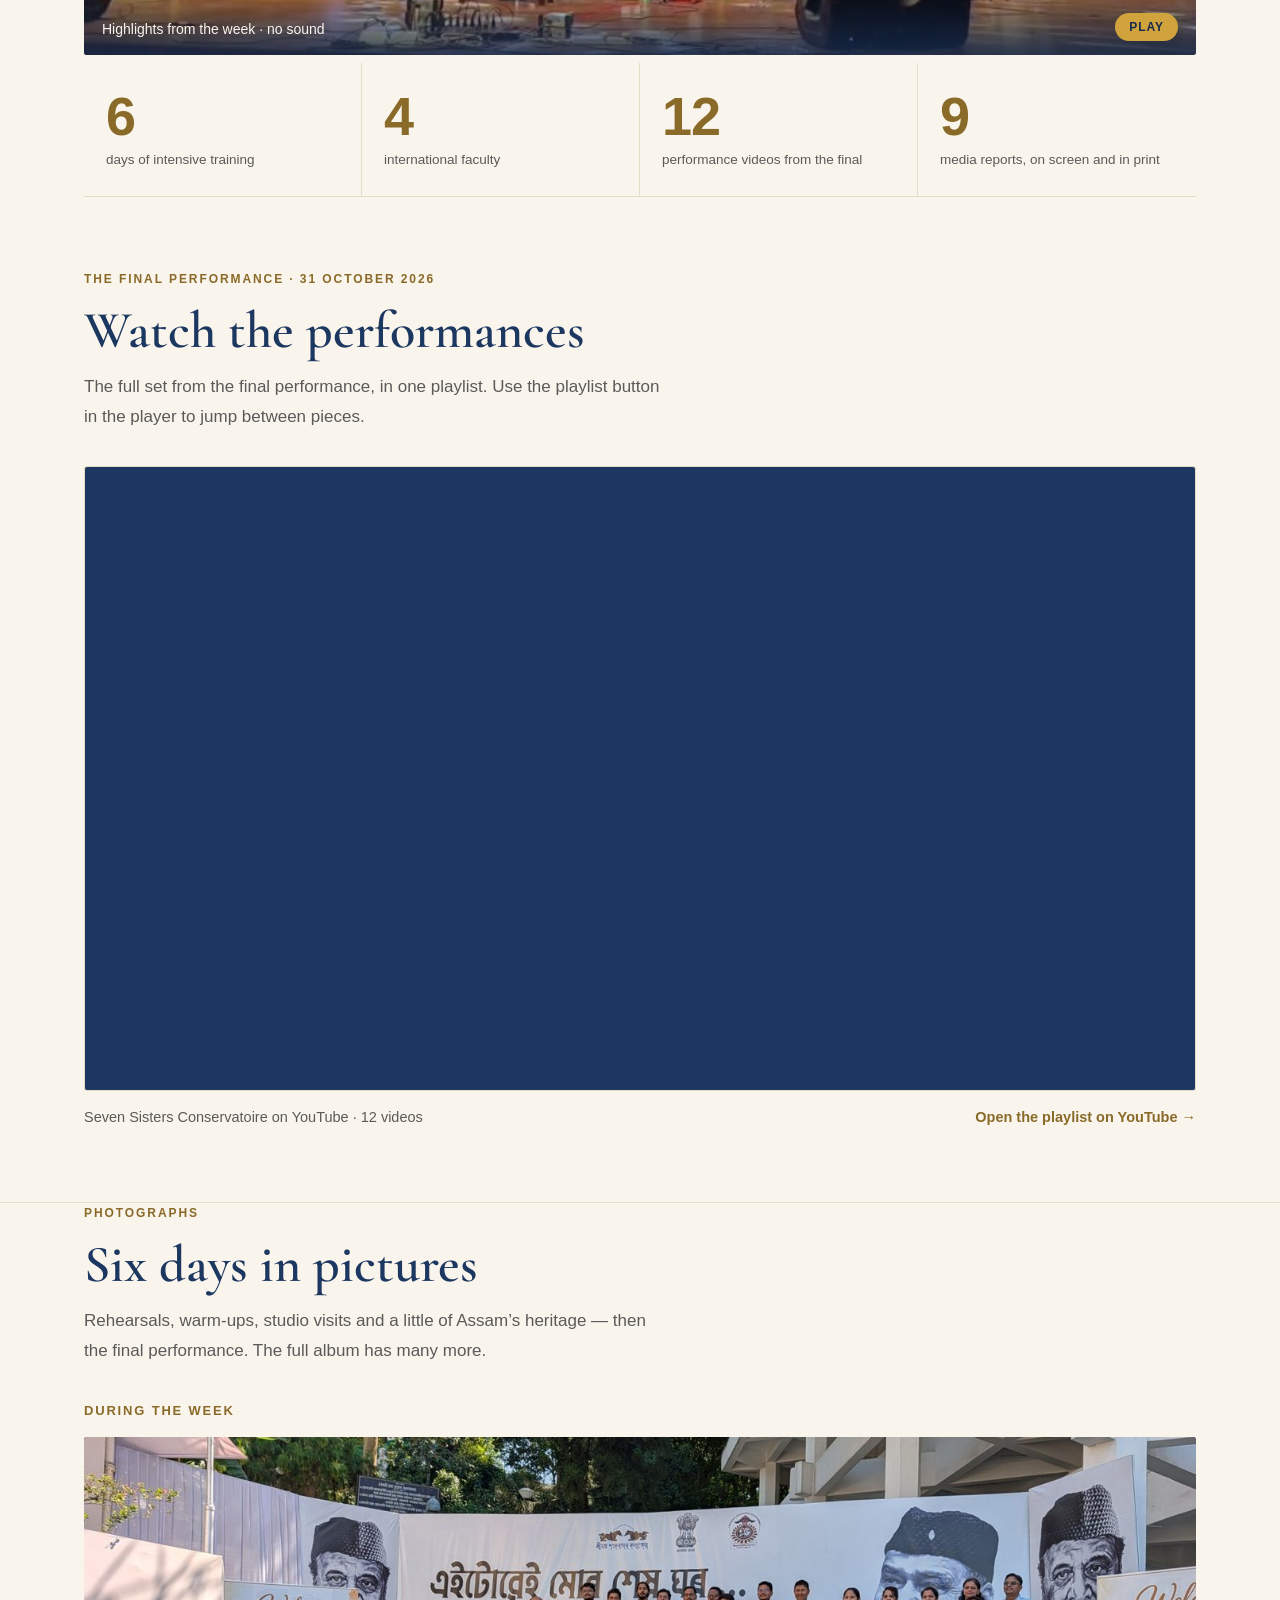
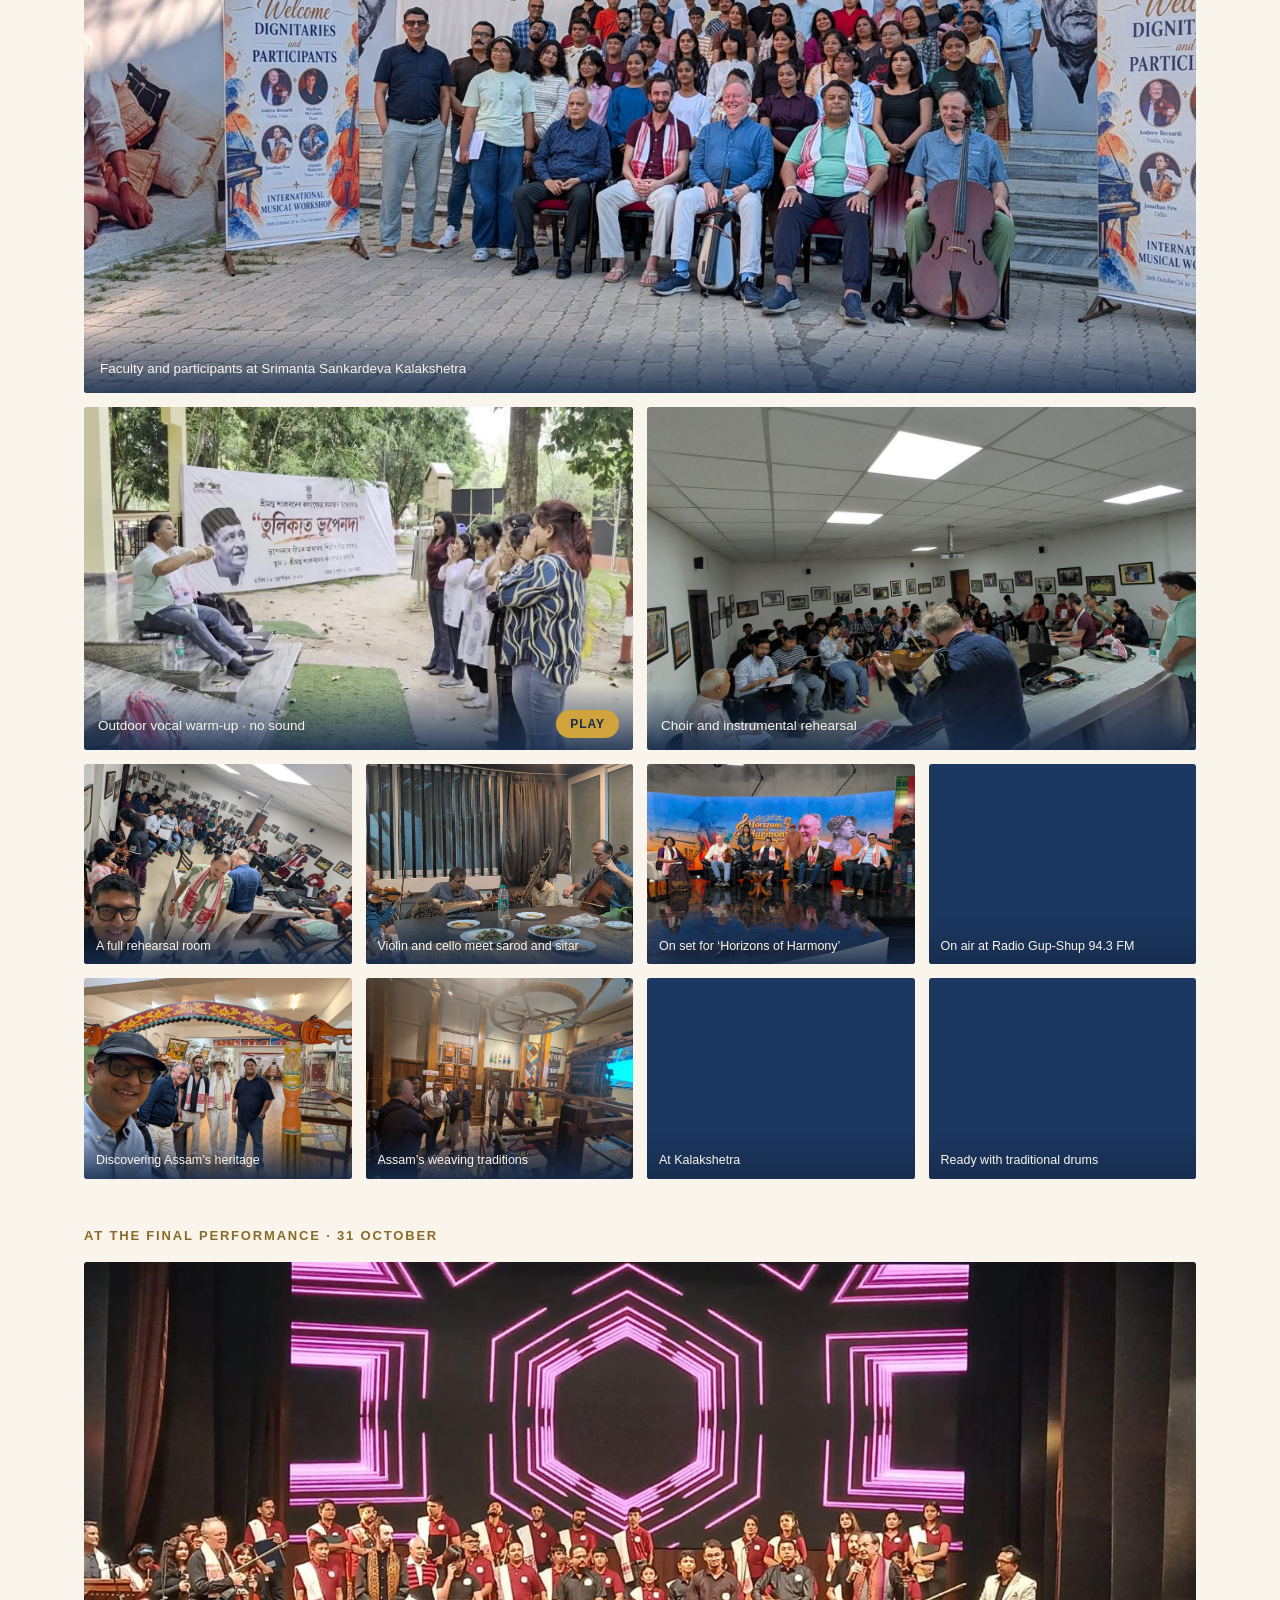
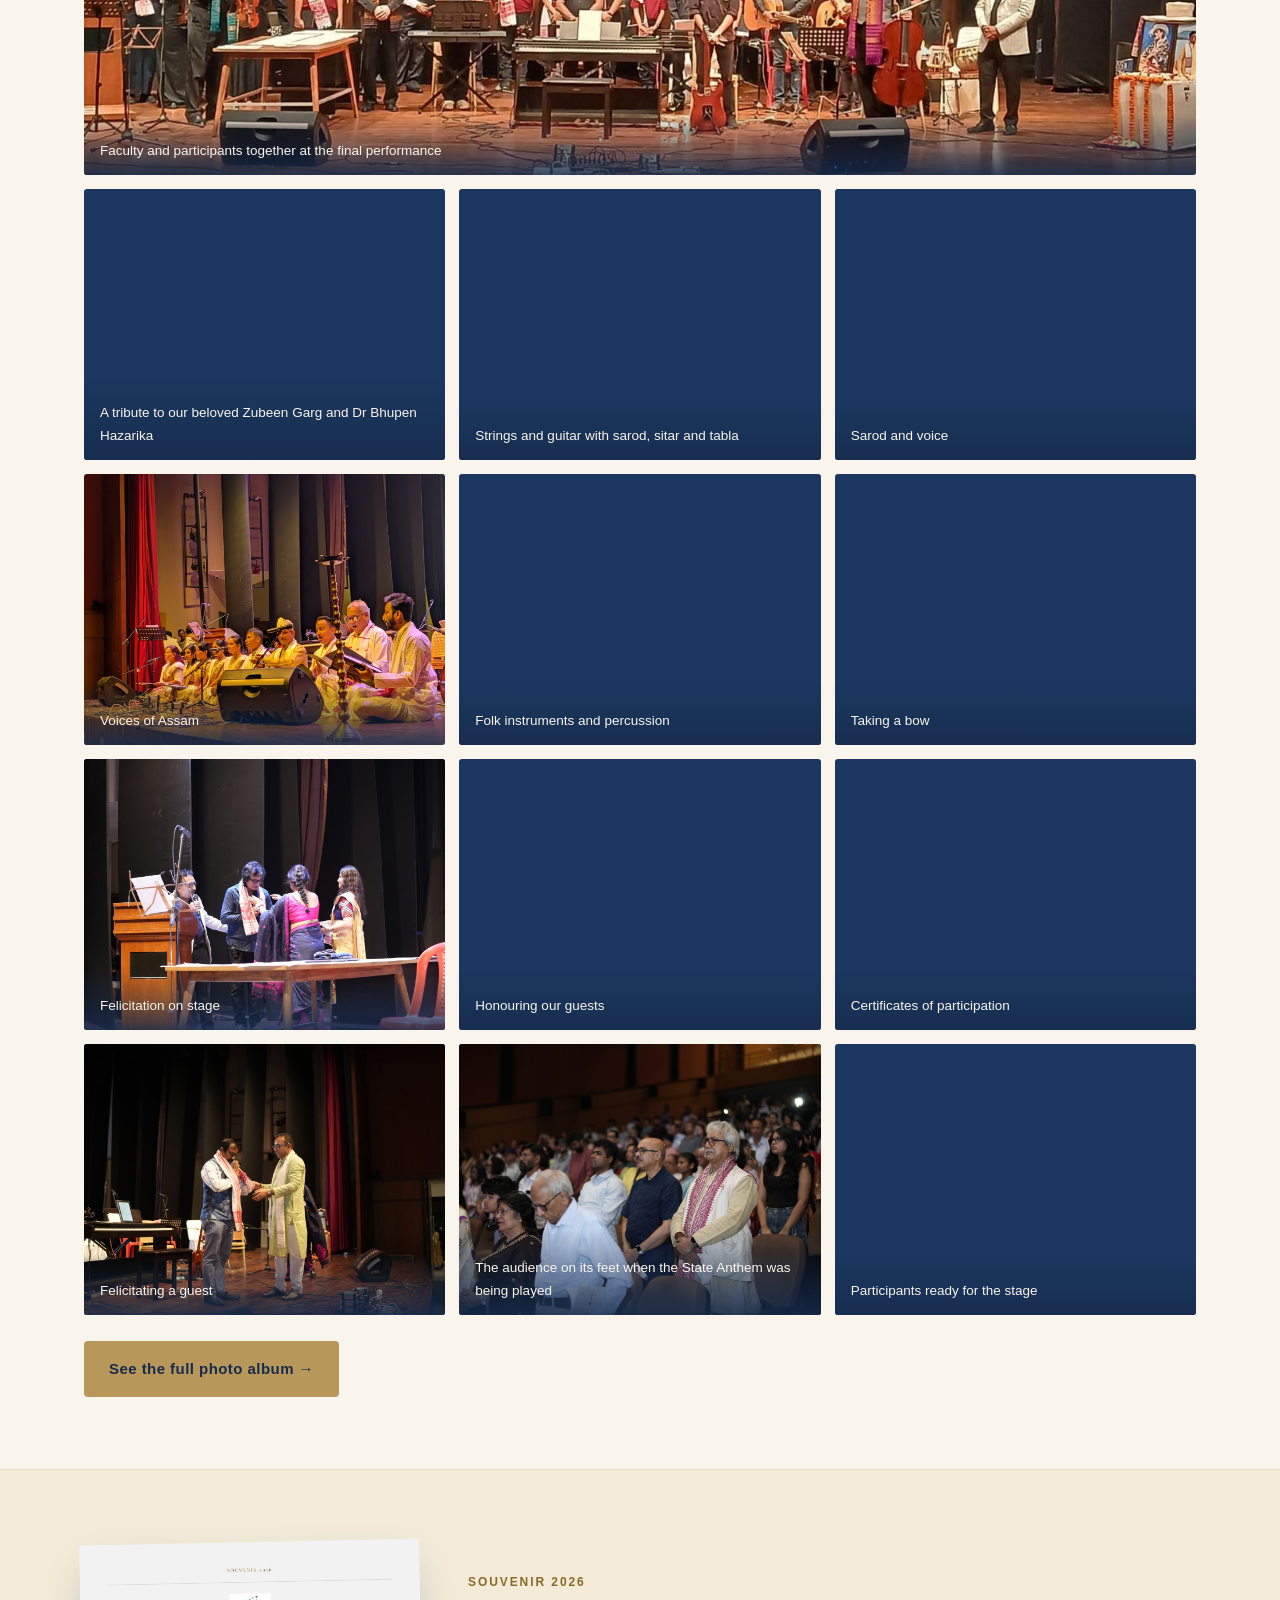
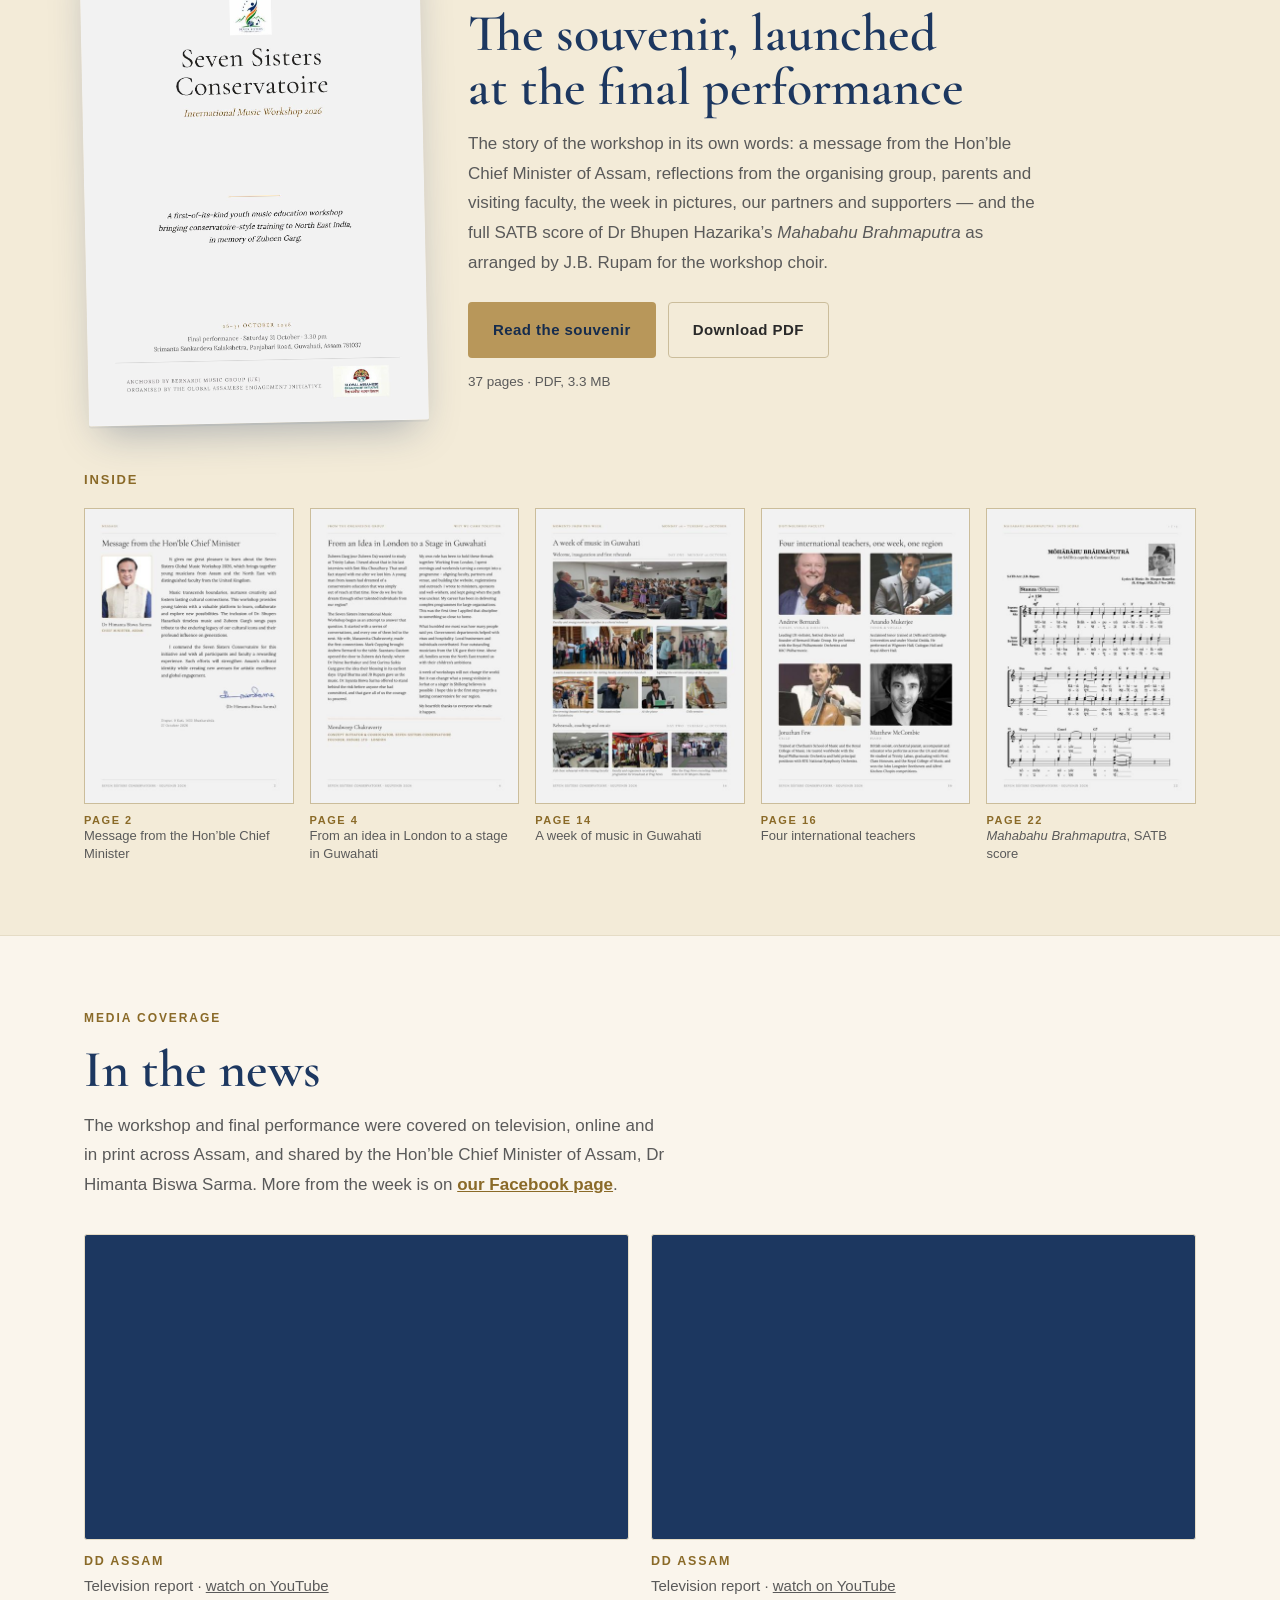
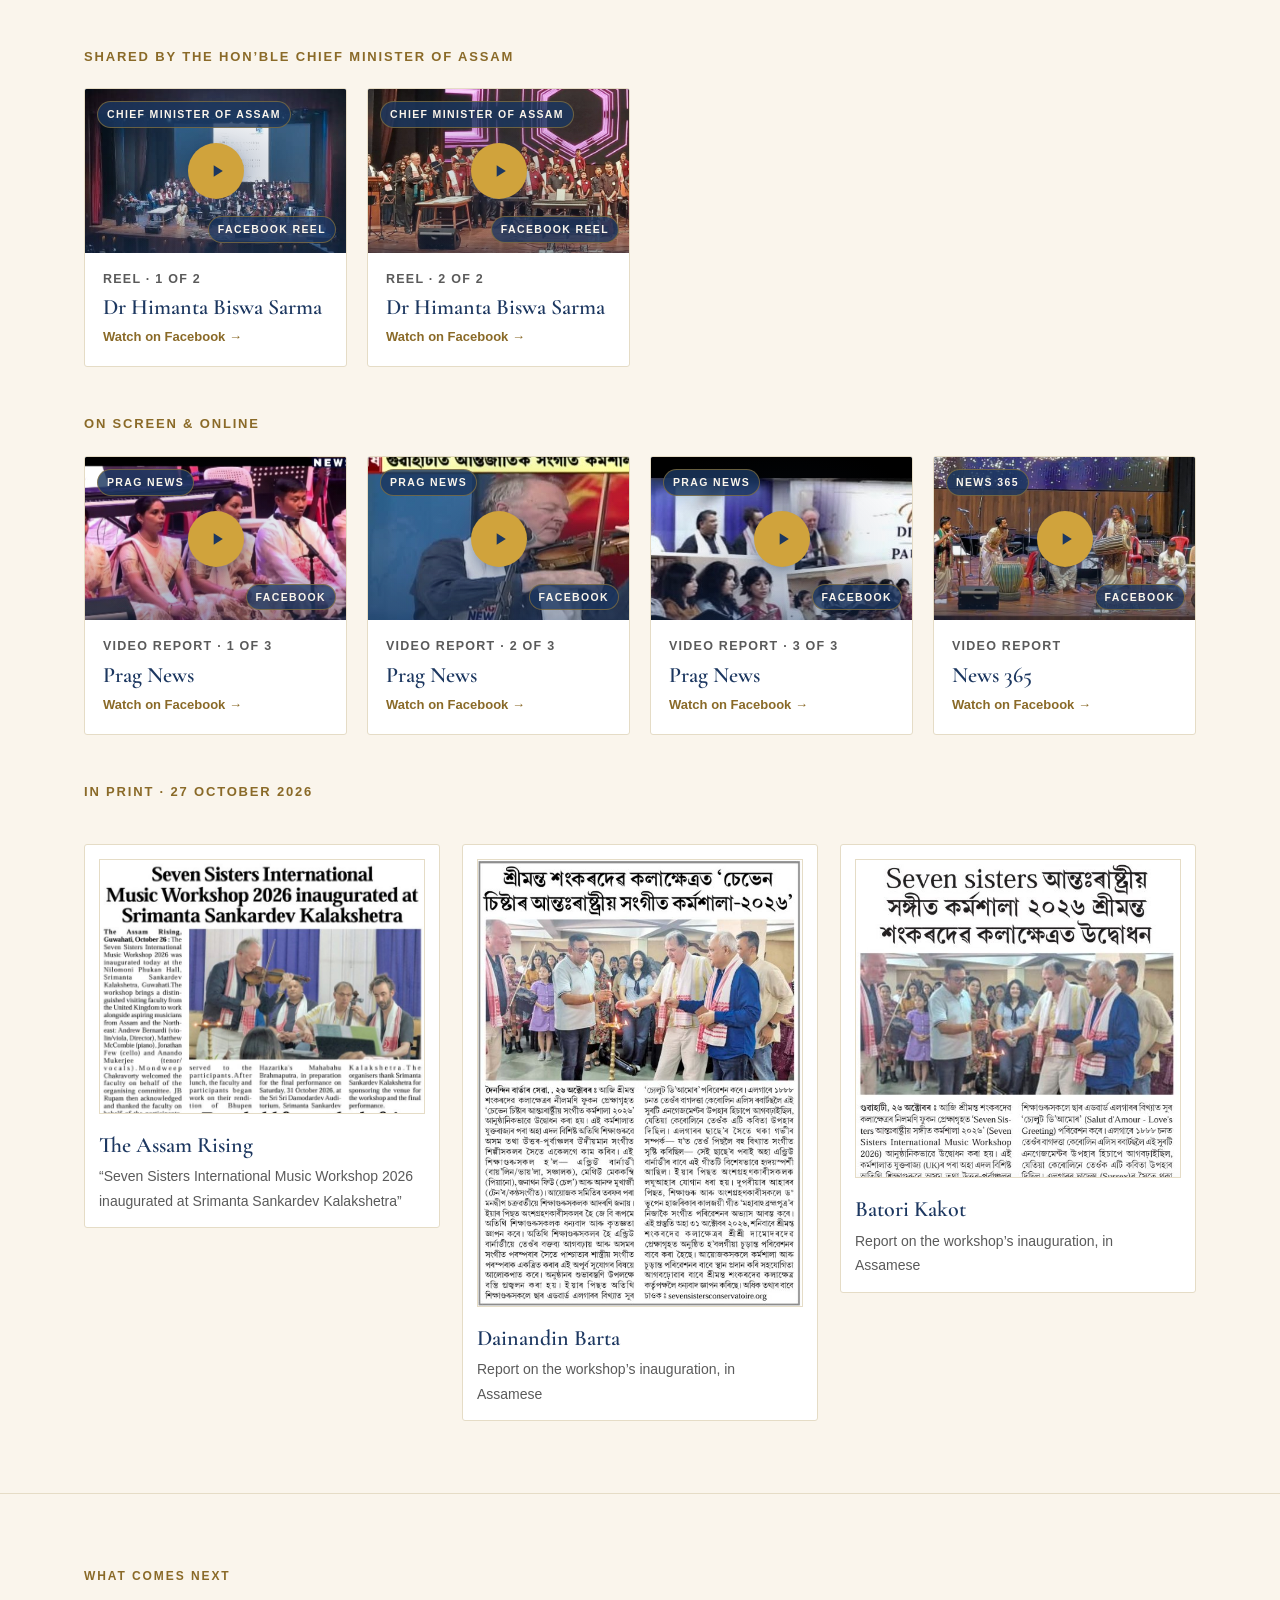
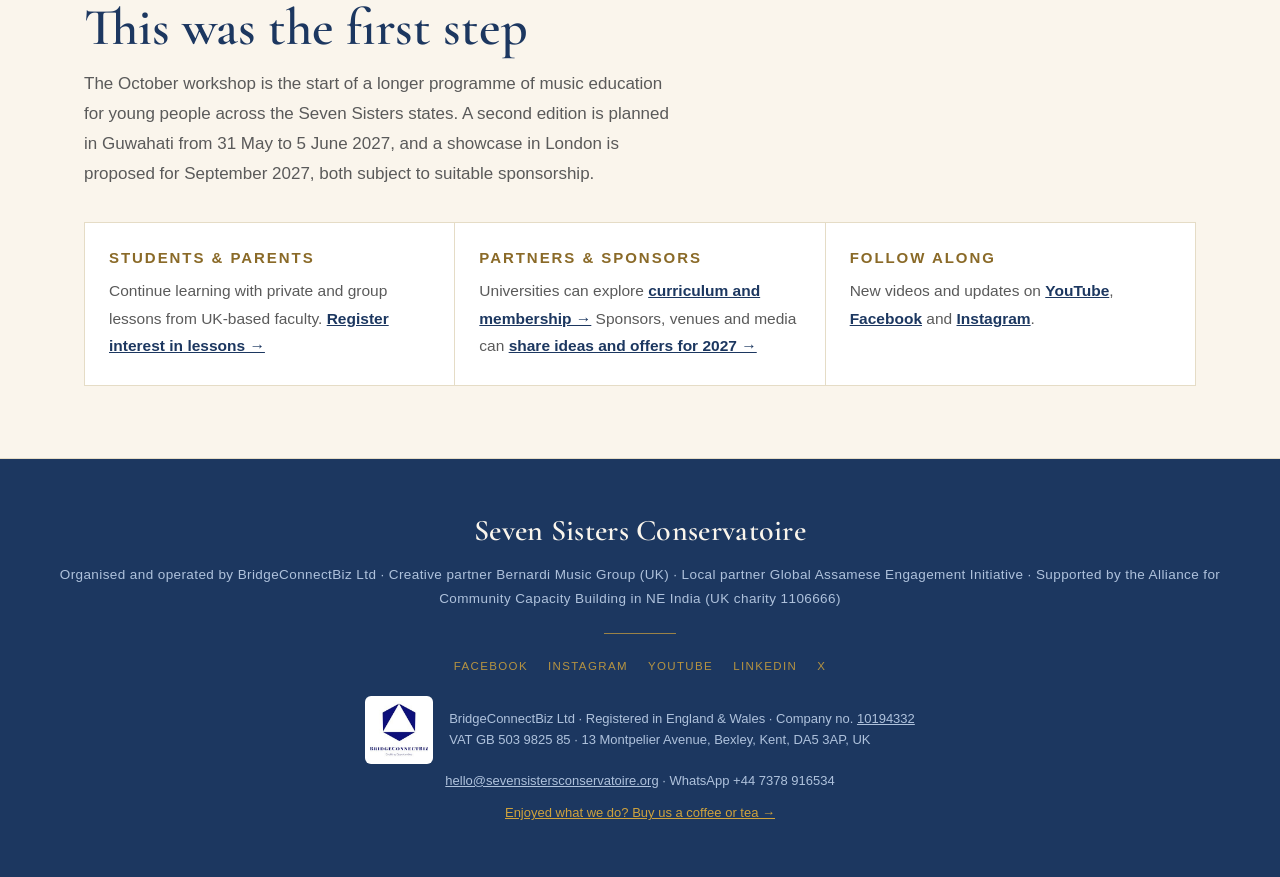
<file: workshop-2026/highlights/index.html>
<!doctype html>
<html lang="en">
<head>
  <meta charset="utf-8">
  <meta name="viewport" content="width=device-width,initial-scale=1">
  <title>Highlights &amp; Media &middot; Seven Sisters International Music Workshop 2026</title>
  <meta name="description" content="Watch the final performance of the Seven Sisters International Music Workshop (Guwahati, 26&ndash;31 October 2026) with photographs and coverage from DD Assam, Prag News, News 365, The Assam Rising, Dainandin Barta and Batori Kakot.">
  <link rel="canonical" href="https://sevensistersconservatoire.org/workshop-2026/highlights/">

  <meta property="og:type" content="website">
  <meta property="og:site_name" content="Seven Sisters Conservatoire">
  <meta property="og:title" content="Highlights &amp; media &mdash; Seven Sisters International Music Workshop 2026">
  <meta property="og:description" content="Watch the final performance of the Seven Sisters International Music Workshop (Guwahati, 26&ndash;31 October 2026) with photographs and coverage from DD Assam, Prag News, News 365, The Assam Rising, Dainandin Barta and Batori Kakot.">
  <meta property="og:url" content="https://sevensistersconservatoire.org/workshop-2026/highlights/">
  <!-- <meta property="og:image" content="https://sevensistersconservatoire.org/images/workshop-2026-share.jpg"> -->
  <meta name="twitter:card" content="summary_large_image">

  <link rel="preconnect" href="https://fonts.googleapis.com">
  <link rel="preconnect" href="https://fonts.gstatic.com" crossorigin>
  <link rel="stylesheet" href="https://fonts.googleapis.com/css2?family=Noto+Sans+Assamese:wght@300;400;500;600;700&family=Cormorant+Garamond:ital,wght@0,400;0,600;0,700;1,400;1,600&display=swap">

  <style>
    *{margin:0;padding:0;box-sizing:border-box}
    html{-webkit-text-size-adjust:100%}
    img{max-width:100%}
    [hidden]{display:none!important}
  </style>
</head>
<body>

<style>
/* ---------- tokens: site brand (sevensistersconservatoire.org) ---------- */
:root{
  color-scheme:light;
  --ground:#FAF5EC;          /* --cream-light */
  --surface:#FFFFFF;
  --surface-2:#F3EBD8;       /* --cream */
  --ink:#2A2A2A;             /* --text */
  --ink-soft:#5A5A5A;        /* --text-light */
  --rule:#E5DCC6;
  --rule-strong:#CBBD9B;
  --accent:#B8975A;          /* --gold: rules, fills, large type */
  --accent-text:#8A6A28;     /* darker gold: small text, AA on cream */
  --accent-wash:#F3EBD8;
  --deep:#1C3760;            /* --navy */
  --deep-2:#162C4D;
  --on-deep:#FAF5EC;
  --on-deep-soft:#AFC2DC;
  --gold-on-deep:#D0A33C;
  --shadow:0 1px 0 rgba(28,55,96,.05), 0 4px 18px rgba(28,55,96,.10);
  --maxw:1160px;
}

*,*::before,*::after{box-sizing:border-box}
html{scroll-behavior:smooth;scroll-padding-top:76px}
@media (prefers-reduced-motion:reduce){html{scroll-behavior:auto}}

body{
  background:var(--ground);
  color:var(--ink);
  font-family:"Noto Sans Assamese","Helvetica Neue",Arial,sans-serif;
  font-size:17px;
  line-height:1.75;
  -webkit-font-smoothing:antialiased;
}

h1,h2,h3,.display{
  font-family:"Cormorant Garamond",Georgia,"Times New Roman",serif;
  font-weight:600;
  line-height:1.04;
  text-wrap:balance;
  margin:0;
}

p{margin:0}
a{color:inherit}

.wrap{max-width:var(--maxw);margin:0 auto;padding:0 24px}

.eyebrow{
  font-size:12px;
  font-weight:700;
  letter-spacing:.16em;
  text-transform:uppercase;
  color:var(--accent-text);
}
.eyebrow--onDeep{color:var(--gold-on-deep)}

.rule{height:1px;background:var(--rule);border:0;margin:0}

:where(a,button,summary,[tabindex]):focus-visible{
  outline:2.5px solid var(--accent);
  outline-offset:3px;
  border-radius:2px;
}

/* ================= masthead ================= */
.masthead{padding:56px 0 0;position:relative;overflow:hidden}
.mast-grid{display:grid;gap:34px}
.kicker{display:flex;flex-wrap:wrap;gap:10px 18px;align-items:center}
.kicker .dot{width:4px;height:4px;border-radius:50%;background:var(--accent);flex:none}

h1{font-size:clamp(50px,9.2vw,112px);letter-spacing:-.01em;font-weight:700;color:var(--deep)}
h1 .it{font-style:italic;font-weight:500;display:block}

.standfirst{
  font-size:clamp(17px,2vw,20px);
  color:var(--ink-soft);
  max-width:56ch;
}

/* billing block — the concert-bill facts */
.billing{
  display:grid;
  grid-template-columns:repeat(auto-fit,minmax(190px,1fr));
  border-top:2px solid var(--ink);
  border-bottom:1px solid var(--rule);
}
.bill-cell{padding:18px 22px 20px;border-right:1px solid var(--rule)}
.bill-cell:last-child{border-right:0}
.bill-cell dt{
  font-size:11px;font-weight:700;letter-spacing:.16em;text-transform:uppercase;
  color:var(--ink-soft);margin:0 0 8px;
}
.bill-cell dd{margin:0;font-family:"Cormorant Garamond",Georgia,serif;font-size:25px;line-height:1.2;color:var(--deep)}
.bill-cell dd small{
  display:block;font-family:"Noto Sans Assamese",sans-serif;font-size:14px;
  color:var(--ink-soft);line-height:1.45;margin-top:4px;
}

.cta-row{display:flex;flex-wrap:wrap;gap:12px;align-items:center}

.btn{
  display:inline-flex;align-items:center;gap:9px;
  font-family:"Noto Sans Assamese",sans-serif;font-size:15px;font-weight:700;
  letter-spacing:.03em;text-decoration:none;
  padding:14px 24px;border-radius:4px;border:1.5px solid transparent;
  transition:transform .18s ease, background-color .18s ease, color .18s ease;
}
.btn--gold{background:var(--accent);color:#162C4D}
.btn--ghost{border-color:var(--rule-strong);color:var(--ink)}
.btn:hover{transform:translateY(-2px)}
.btn--ghost:hover{background:var(--surface-2)}

/* ridge */
.ridge{display:block;width:100%;height:auto;margin-top:8px}

/* ================= counters ================= */
.counts{
  display:grid;grid-template-columns:repeat(auto-fit,minmax(150px,1fr));
  gap:0;border-bottom:1px solid var(--rule);
}
.count{padding:26px 22px;border-right:1px solid var(--rule)}
.count:last-child{border-right:0}
.count b{
  display:block;font-family:"Noto Sans Assamese","Helvetica Neue",Arial,sans-serif;font-weight:700;
  font-size:54px;line-height:1;letter-spacing:-.02em;
  font-variant-numeric:lining-nums tabular-nums;
  font-feature-settings:"lnum" 1,"tnum" 1;
  color:var(--accent-text);
}
.count span{display:block;margin-top:8px;font-size:13.5px;color:var(--ink-soft);line-height:1.4}

/* ================= sections ================= */
section{padding:72px 0}
.sec-head{display:grid;gap:14px;margin-bottom:34px;max-width:70ch}
h2{font-size:clamp(34px,5vw,52px);color:var(--deep)}
h3{font-size:20px;line-height:1.2}

.prose{color:var(--ink-soft);max-width:62ch;font-size:17px}
.prose + .prose{margin-top:14px}

.pillars{display:grid;grid-template-columns:repeat(auto-fit,minmax(230px,1fr));gap:1px;background:var(--rule);border:1px solid var(--rule);margin-top:38px}
.pillar{background:var(--surface);padding:26px 24px}
.pillar h3{font-size:15px;font-family:"Noto Sans Assamese",sans-serif;font-weight:700;letter-spacing:.13em;text-transform:uppercase;color:var(--accent-text);margin-bottom:10px}
.pillar p{font-size:15.5px;color:var(--ink-soft)}

/* ================= auditions ================= */
.videos{display:grid;grid-template-columns:repeat(auto-fill,minmax(248px,1fr));gap:20px}
.vcard{
  display:flex;flex-direction:column;text-decoration:none;
  border:1px solid var(--rule);background:var(--surface);border-radius:3px;overflow:hidden;
  transition:transform .2s ease, border-color .2s ease, box-shadow .2s ease;
}
.vcard:hover{transform:translateY(-3px);border-color:var(--accent);box-shadow:var(--shadow)}
.vthumb{
  aspect-ratio:16/10;background:var(--deep);
  position:relative;overflow:hidden;
}
.vthumb img{
  display:block;width:100%;height:100%;object-fit:cover;
  transition:transform .35s cubic-bezier(.2,.7,.3,1), filter .25s ease;
  filter:saturate(.96) contrast(1.02);
}
.vcard:hover .vthumb img{transform:scale(1.045)}
/* scrim: keeps the gold play button and the gold hairline readable on any frame */
.vthumb::after{
  content:"";position:absolute;inset:0;pointer-events:none;
  background:
    radial-gradient(58% 58% at 50% 50%, rgba(28,55,96,.30) 0%, rgba(28,55,96,.07) 55%, rgba(28,55,96,0) 100%),
    linear-gradient(to top, rgba(28,55,96,.45) 0%, rgba(28,55,96,0) 42%);
}
.play{
  position:absolute;left:50%;top:50%;transform:translate(-50%,-50%);
  z-index:1;width:56px;height:56px;border-radius:50%;
  background:var(--gold-on-deep);display:grid;place-items:center;
  box-shadow:0 6px 20px -6px rgba(28,55,96,.75);
  transition:transform .2s ease;
}
.vcard:hover .play{transform:translate(-50%,-50%) scale(1.09)}
.play svg{width:20px;height:20px;margin-left:3px;fill:#1C3760}
.vlen{
  position:absolute;z-index:1;right:10px;bottom:10px;
  font-family:"Noto Sans Assamese",sans-serif;font-size:10.5px;font-weight:700;letter-spacing:.13em;
  text-transform:uppercase;color:#FAF5EC;background:rgba(28,55,96,.78);
  border:1px solid rgba(200,151,42,.45);border-radius:100px;padding:3px 9px;
}
.vmeta{padding:16px 18px 18px;display:grid;gap:5px}
.vmeta strong{font-family:"Cormorant Garamond",Georgia,serif;font-weight:600;font-size:22px;line-height:1.15;color:var(--deep)}
.vmeta span{font-size:12.5px;letter-spacing:.1em;text-transform:uppercase;color:var(--ink-soft);font-weight:600}
.vmeta em{font-style:normal;font-size:13px;color:var(--accent-text);font-weight:700}

/* ================= roster ================= */
.filters{display:flex;flex-wrap:wrap;gap:8px;margin-bottom:30px}
.chip{
  font-family:"Noto Sans Assamese",sans-serif;font-size:13px;font-weight:700;letter-spacing:.06em;
  padding:9px 15px;border:1px solid var(--rule-strong);background:transparent;color:var(--ink-soft);
  border-radius:100px;cursor:pointer;transition:all .15s ease;
}
.chip:hover{border-color:var(--accent);color:var(--ink)}
.chip[aria-pressed="true"]{background:var(--ink);border-color:var(--ink);color:var(--ground)}

.roster{border-top:1px solid var(--rule)}
.person{
  display:grid;grid-template-columns:1fr auto;gap:14px 24px;align-items:baseline;
  padding:20px 4px;border-bottom:1px solid var(--rule);
}
.person[hidden]{display:none}
/* people with a published audition read as the headline acts */
.person--video{background:var(--accent-wash);padding-left:18px;padding-right:14px;border-left:3px solid var(--accent)}
.p-name{font-family:"Cormorant Garamond",Georgia,serif;font-weight:600;font-size:clamp(25px,3.2vw,33px);line-height:1.1;letter-spacing:-.005em;color:var(--deep)}
.p-detail{font-size:14.5px;color:var(--ink-soft);margin-top:6px;max-width:64ch}
.p-role{
  font-size:11.5px;font-weight:700;letter-spacing:.14em;text-transform:uppercase;
  color:var(--accent-text);margin-top:9px;display:block;
}
.p-right{display:flex;align-items:center;gap:12px;justify-self:end}
.watch{
  display:inline-flex;align-items:center;gap:7px;text-decoration:none;
  font-size:13px;font-weight:700;letter-spacing:.04em;
  padding:9px 15px;border:1.5px solid var(--accent);color:var(--accent-text);border-radius:100px;
  transition:background-color .16s ease,color .16s ease;white-space:nowrap;
}
.watch:hover{background:var(--accent);color:#162C4D}
.watch img{width:60px;height:38px;object-fit:cover;border-radius:3px;display:block}
.wthumb{
  display:block;width:64px;height:40px;border-radius:3px;overflow:hidden;
  border:1px solid var(--rule-strong);flex:none;
}
.wthumb img{width:100%;height:100%;object-fit:cover;display:block}
.pending{
  font-size:12px;font-weight:700;letter-spacing:.1em;text-transform:uppercase;
  color:var(--ink-soft);white-space:nowrap;
}
.empty{padding:40px 4px;color:var(--ink-soft)}

/* ================= faculty ================= */
.faculty{display:grid;grid-template-columns:repeat(auto-fit,minmax(240px,1fr));gap:1px;background:var(--rule);border:1px solid var(--rule)}
.fac{background:var(--surface);padding:0;display:grid;gap:0;align-content:start}
.fac-photo{
  aspect-ratio:4/5;background:var(--deep);position:relative;overflow:hidden;
  border-bottom:1px solid var(--rule);
}
.fac-photo img{
  display:block;width:100%;height:100%;object-fit:cover;object-position:50% 22%;
  filter:saturate(.97) contrast(1.02);
}
.fac-body{padding:22px 24px 26px;display:grid;gap:8px;align-content:start}
.fac h3{font-family:"Cormorant Garamond",Georgia,serif;font-size:28px;color:var(--deep)}
.fac .role{font-size:11.5px;font-weight:700;letter-spacing:.14em;text-transform:uppercase;color:var(--accent-text)}
.fac p{font-size:14.5px;color:var(--ink-soft)}

/* ================= programme ================= */
.days{display:grid;grid-template-columns:repeat(auto-fit,minmax(178px,1fr));gap:1px;background:var(--rule);border:1px solid var(--rule)}
.day{background:var(--surface);padding:22px 20px 24px;display:grid;gap:10px;align-content:start}
.day .d-date{
  font-family:"Noto Sans Assamese",sans-serif;font-size:13px;font-weight:700;
  letter-spacing:.04em;color:var(--accent-text);font-variant-numeric:tabular-nums;
}
.day h3{font-size:17.5px;font-family:"Noto Sans Assamese",sans-serif;font-weight:700;line-height:1.25}
.day ul{margin:0;padding-left:16px;font-size:14px;color:var(--ink-soft);display:grid;gap:5px}

/* ================= support ================= */
.support{background:var(--deep);color:var(--on-deep);padding:78px 0}
.support h2,.support h3{color:var(--on-deep)}
.support .prose{color:var(--on-deep-soft)}
.support .rule{background:rgba(175,194,220,.28)}
.give{display:grid;grid-template-columns:1.05fr .95fr;gap:26px;margin-top:40px;align-items:start}
.panel{background:var(--deep-2);border:1px solid rgba(200,151,42,.3);border-radius:3px;padding:30px 28px}
.panel h3{font-family:"Cormorant Garamond",Georgia,serif;font-size:31px;margin-bottom:8px}
.panel .lede{color:var(--on-deep-soft);font-size:15.5px;margin-bottom:22px}
.btn--donate{
  background:var(--gold-on-deep);color:#162C4D;width:100%;justify-content:center;
  font-size:16.5px;padding:17px 24px;
}
.paylink{display:block;margin-top:12px;font-size:12.5px;color:var(--on-deep-soft);word-break:break-all;text-align:center}

.bank{display:grid;gap:0;margin-top:4px;border-top:1px solid rgba(175,194,220,.25)}
.bank-row{
  display:grid;grid-template-columns:1fr auto;gap:12px;align-items:center;
  padding:13px 0;border-bottom:1px solid rgba(175,194,220,.25);
}
.bank-row dt{font-size:11px;font-weight:700;letter-spacing:.14em;text-transform:uppercase;color:var(--on-deep-soft);margin-bottom:4px}
.bank-row dd{margin:0;font-size:18px;font-weight:700;letter-spacing:.02em;font-variant-numeric:tabular-nums;color:var(--on-deep)}
.copy{
  background:transparent;border:1.5px solid rgba(200,151,42,.55);color:var(--gold-on-deep);
  font-family:"Noto Sans Assamese",sans-serif;font-size:12px;font-weight:700;letter-spacing:.08em;
  padding:7px 13px;border-radius:100px;cursor:pointer;white-space:nowrap;
  transition:background-color .15s ease,color .15s ease;
}
.copy:hover{background:var(--gold-on-deep);color:#162C4D}

.ways{display:grid;grid-template-columns:repeat(auto-fit,minmax(215px,1fr));gap:1px;background:rgba(175,194,220,.25);border:1px solid rgba(175,194,220,.25);margin-top:34px}
.way{background:var(--deep);padding:22px 20px}
.way b{display:block;font-size:15px;margin-bottom:6px;color:var(--gold-on-deep)}
.way span{font-size:14px;color:var(--on-deep-soft)}

/* ================= footer ================= */
footer{padding:56px 0 70px;border-top:1px solid var(--rule)}
.foot{display:grid;grid-template-columns:repeat(auto-fit,minmax(220px,1fr));gap:30px}
.foot h3{font-size:12px;font-family:"Noto Sans Assamese",sans-serif;font-weight:700;letter-spacing:.16em;text-transform:uppercase;color:var(--ink-soft);margin-bottom:12px}
.foot a{color:var(--ink);text-decoration:none;border-bottom:1px solid var(--rule-strong)}
.foot a:hover{border-color:var(--accent);color:var(--accent-text)}
.foot ul{list-style:none;margin:0;padding:0;display:grid;gap:8px;font-size:15px}
.colophon{margin-top:44px;font-size:13px;color:var(--ink-soft);max-width:70ch}

/* ================= site chrome: top nav ================= */
.topnav{
  position:sticky;top:0;z-index:50;
  background:rgba(28,55,96,.97);
  display:flex;align-items:center;gap:14px;flex-wrap:wrap;
  padding:10px 24px;
  font-family:"Noto Sans Assamese","Helvetica Neue",Arial,sans-serif;
}
.topnav a{color:#fff;text-decoration:none}
.topnav-brand{font-weight:700;font-size:15px;letter-spacing:.02em;margin-right:auto;white-space:nowrap}
.topnav-links{display:flex;align-items:center;gap:6px 18px;flex-wrap:wrap}
.topnav-links a{font-size:14px;font-weight:600;letter-spacing:.04em;opacity:.92}
.topnav-links a:hover{opacity:1;color:var(--gold-on-deep)}
.topnav-links a[aria-current="page"]{color:var(--gold-on-deep);opacity:1}
.topnav-cta{
  background:var(--accent);color:#162C4D!important;font-weight:700;
  padding:8px 16px;border-radius:4px;letter-spacing:.025em;
}
.topnav-cta:hover{background:var(--gold-on-deep)}
@media (max-width:720px){
  .topnav{padding:10px 16px}
  .topnav-links{gap:6px 14px}
  .topnav-links a{font-size:13px}
}

/* ================= site chrome: footer ================= */
.sitefoot{
  background:var(--deep);color:var(--on-deep);
  text-align:center;padding:46px 24px 52px;
  font-family:"Noto Sans Assamese","Helvetica Neue",Arial,sans-serif;
}
.sitefoot .footer-name{font-family:"Cormorant Garamond",Georgia,serif;font-size:30px;font-weight:600;letter-spacing:.01em}
.sitefoot .footer-tag{font-size:13.5px;color:var(--on-deep-soft);margin-top:6px;letter-spacing:.03em}
.sitefoot .footer-rule{width:72px;height:1px;background:var(--gold-on-deep);opacity:.7;margin:22px auto}
.sitefoot .social{display:flex;justify-content:center;gap:20px;flex-wrap:wrap;margin:0 0 18px}
.sitefoot .social a{
  color:var(--gold-on-deep);font-size:11.5px;letter-spacing:.12em;
  text-transform:uppercase;text-decoration:none;opacity:.85;
}
.sitefoot .social a:hover{opacity:1}
.sitefoot p.small{font-size:13px;color:var(--on-deep-soft);margin-top:6px}

/* ================= responsive ================= */
@media (max-width:860px){
  .give{grid-template-columns:1fr}
  .bill-cell{border-right:0;border-bottom:1px solid var(--rule)}
  .bill-cell:last-child{border-bottom:0}
  .count{border-right:0;border-bottom:1px solid var(--rule);padding:20px 4px}
  .count:last-child{border-bottom:0}
  .counts{border-bottom:0}
}
@media (max-width:620px){
  section{padding:56px 0}
  .person{grid-template-columns:1fr}
  .person--video{padding-left:14px}
  .p-right{justify-self:start}
}

@media (prefers-reduced-motion:reduce){
  *{animation:none!important;transition:none!important}
  .btn:hover,.vcard:hover{transform:none}
  .vcard:hover .vthumb img{transform:none}
}

/* entrance */
.rise{animation:rise .7s cubic-bezier(.2,.7,.3,1) both}
.rise:nth-child(2){animation-delay:.07s}
.rise:nth-child(3){animation-delay:.14s}
@keyframes rise{from{opacity:0;transform:translateY(14px)}to{opacity:1;transform:none}}
</style>

<style>
/* ---------- highlights page additions ---------- */
.notice{background:var(--deep);color:var(--on-deep);font-size:14.5px;text-align:center;padding:10px 16px}
.notice a{color:var(--gold-on-deep);font-weight:700}
.embed{position:relative;aspect-ratio:16/9;background:var(--deep);border:1px solid var(--rule);border-radius:3px;overflow:hidden}
.embed iframe{position:absolute;inset:0;width:100%;height:100%;border:0}
.embed-cap{display:flex;flex-wrap:wrap;justify-content:space-between;gap:8px 20px;margin-top:14px;font-size:14.5px;color:var(--ink-soft)}
.embed-cap a{color:var(--accent-text);font-weight:700;text-decoration:none}
.press{display:grid;grid-template-columns:repeat(auto-fit,minmax(300px,1fr));gap:22px}
.press-item h3{font-family:"Noto Sans Assamese",sans-serif;font-size:12.5px;font-weight:700;letter-spacing:.14em;text-transform:uppercase;color:var(--accent-text);margin:14px 0 4px}
.press-item p{font-size:15px;color:var(--ink-soft)}
.fbcard .vthumb{display:grid;place-items:center;background:linear-gradient(135deg,var(--deep) 0%,var(--deep-2) 100%)}
.fbcard .outlet{position:absolute;left:12px;top:12px;z-index:2;font-family:"Noto Sans Assamese",sans-serif;font-size:10.5px;font-weight:700;letter-spacing:.13em;text-transform:uppercase;white-space:nowrap;color:#FAF5EC;background:rgba(28,55,96,.82);border:1px solid rgba(200,151,42,.45);border-radius:100px;padding:3px 9px}
.next{display:grid;grid-template-columns:repeat(auto-fit,minmax(240px,1fr));gap:1px;background:var(--rule);border:1px solid var(--rule);margin-top:10px}
.next > div{background:var(--surface);padding:26px 24px}
.next h3{font-family:"Noto Sans Assamese",sans-serif;font-size:15px;font-weight:700;letter-spacing:.13em;text-transform:uppercase;color:var(--accent-text);margin-bottom:10px}
.next p{font-size:15.5px;color:var(--ink-soft)}
.next a{color:var(--deep);font-weight:700}
.gallery{display:grid;grid-template-columns:repeat(6,1fr);gap:14px}
.gallery figure{margin:0;background:var(--deep);border-radius:3px;overflow:hidden;position:relative}
.gallery img{display:block;width:100%;height:100%;object-fit:cover}
.gallery figcaption{position:absolute;left:0;right:0;bottom:0;padding:26px 16px 12px;font-size:13.5px;color:#FAF5EC;background:linear-gradient(to top,rgba(22,44,77,.85),rgba(22,44,77,0))}
.g-wide{grid-column:span 6;aspect-ratio:1400/646}
.g-half{grid-column:span 3;aspect-ratio:4/3}
.g-tall{grid-column:span 3;aspect-ratio:3/4}
.g-third{grid-column:span 2;aspect-ratio:4/3}
@media (max-width:720px){.g-third{grid-column:span 6}}
@media (max-width:720px){.g-half,.g-tall{grid-column:span 6}}
.papers{display:grid;grid-template-columns:repeat(auto-fit,minmax(260px,1fr));gap:22px;margin-top:40px;align-items:start}
.paper{margin:0;background:var(--surface);border:1px solid var(--rule);border-radius:3px;padding:14px}
.paper a{display:block}
.paper img{display:block;width:100%;height:auto;border:1px solid var(--rule)}
.paper figcaption{margin-top:12px;font-size:14px;color:var(--ink-soft)}
.paper figcaption b{display:block;font-family:"Cormorant Garamond",Georgia,serif;font-size:22px;color:var(--deep);font-weight:600}
.subhead{font-family:"Noto Sans Assamese",sans-serif;font-size:13px;font-weight:700;letter-spacing:.14em;text-transform:uppercase;color:var(--accent-text);margin:46px 0 0}
.loop{position:relative;margin:0 0 8px;border-radius:3px;overflow:hidden;background:var(--deep);aspect-ratio:16/9}
.loop video{display:block;width:100%;height:100%;object-fit:cover}
.loop figcaption{position:absolute;left:0;right:0;bottom:0;display:flex;justify-content:space-between;align-items:flex-end;gap:12px;padding:40px 18px 14px;font-size:14px;color:#FAF5EC;background:linear-gradient(to top,rgba(22,44,77,.85),rgba(22,44,77,0))}
.vbtn{font-family:"Noto Sans Assamese",sans-serif;font-size:12px;font-weight:700;letter-spacing:.08em;text-transform:uppercase;color:#162C4D;background:var(--gold-on-deep);border:0;border-radius:100px;padding:7px 14px;cursor:pointer;flex:none}
.g4{display:grid;grid-template-columns:repeat(4,1fr);gap:14px;margin-top:14px}
.g4 figure{margin:0;aspect-ratio:4/3;background:var(--deep);border-radius:3px;overflow:hidden;position:relative}
.g4 img{display:block;width:100%;height:100%;object-fit:cover}
.g4 figcaption{position:absolute;left:0;right:0;bottom:0;padding:22px 12px 10px;font-size:12.5px;line-height:1.35;color:#FAF5EC;background:linear-gradient(to top,rgba(22,44,77,.88),rgba(22,44,77,0))}
.duo{display:grid;grid-template-columns:1fr 1fr;gap:14px;margin-top:14px}
.duo figure{margin:0;aspect-ratio:16/10;background:var(--deep);border-radius:3px;overflow:hidden;position:relative}
.duo img,.duo video{display:block;width:100%;height:100%;object-fit:cover}
.duo figcaption{position:absolute;left:0;right:0;bottom:0;display:flex;justify-content:space-between;align-items:flex-end;gap:10px;padding:26px 14px 12px;font-size:13.5px;color:#FAF5EC;background:linear-gradient(to top,rgba(22,44,77,.88),rgba(22,44,77,0))}
@media (max-width:860px){.g4{grid-template-columns:1fr 1fr}}
@media (max-width:620px){.duo{grid-template-columns:1fr}}
.gallery-sub{margin-top:30px}
.souv{background:var(--surface-2);border-top:1px solid var(--rule);border-bottom:1px solid var(--rule)}
.souv-grid{display:grid;grid-template-columns:minmax(220px,340px) 1fr;gap:44px;align-items:center}
.souv-cover{display:block;border-radius:2px;overflow:hidden;box-shadow:0 2px 0 rgba(28,55,96,.06),0 18px 40px -12px rgba(28,55,96,.35);transform:rotate(-1.2deg);transition:transform .25s ease}
.souv-cover:hover{transform:rotate(0) translateY(-3px)}
.souv-cover img{display:block;width:100%;height:auto}
.souv-meta{font-size:13.5px;color:var(--ink-soft);margin-top:12px}
.inside{display:grid;grid-template-columns:repeat(5,1fr);gap:16px;margin-top:44px}
.inside a{display:block;text-decoration:none;color:var(--ink)}
.inside img{display:block;width:100%;height:auto;border:1px solid var(--rule-strong);background:#fff;transition:transform .2s ease,box-shadow .2s ease}
.inside a:hover img{transform:translateY(-3px);box-shadow:var(--shadow)}
.inside span{display:block;margin-top:9px;font-size:13px;line-height:1.35;color:var(--ink-soft)}
.inside b{display:block;font-size:11px;letter-spacing:.14em;text-transform:uppercase;color:var(--accent-text)}
@media (max-width:860px){.souv-grid{grid-template-columns:1fr;gap:30px}.souv-cover{max-width:300px}.inside{grid-template-columns:repeat(3,1fr)}}
@media (max-width:520px){.inside{grid-template-columns:repeat(2,1fr)}}
</style>

<nav class="topnav">
  <a class="topnav-brand" href="https://sevensistersconservatoire.org/">&#9834; Music School</a>
  <div class="topnav-links">
    <a href="https://sevensistersconservatoire.org/#about">About</a>
    <a href="https://sevensistersconservatoire.org/#programme">Programme</a>
    <a href="https://sevensistersconservatoire.org/#faculty">Faculty</a>
    <a href="https://sevensistersconservatoire.org/#pathways">Pathways</a>
    <a href="https://sevensistersconservatoire.org/#faq">FAQ</a>
    <a href="/workshop-2026/">Workshop 2026</a>
    <a href="/workshop-2026/highlights/" aria-current="page">Highlights &amp; Media</a>
    <a href="/lessons/">Lessons</a>
    <a href="/universities/">Universities</a>
    <a href="/get-involved/">2027 Events</a>
    <a href="/pay/">&#9749; Coffee or tea?</a>
    <a class="topnav-cta" href="https://sevensistersconservatoire.org/#register-interest">Register Interest</a>
  </div>
</nav>

<header class="masthead">
  <div class="wrap mast-grid">
    <div class="kicker rise">
      <span class="eyebrow">Guwahati &middot; Assam</span><span class="dot"></span>
      <span class="eyebrow">26&ndash;31 October 2026</span><span class="dot"></span>
      <span class="eyebrow">Highlights &amp; media</span>
    </div>

    <h1 class="rise">Six days,<span class="it">one stage</span></h1>

    <p class="standfirst rise">The first Seven Sisters International Music Workshop brought young musicians from across North East India together with international faculty at Srimanta Sankardeva Kalakshetra, ending in a public final performance on Saturday 31&nbsp;October. Watch the performances, see the photographs and read the coverage below.</p>

    <div class="cta-row">
      <a class="btn btn--gold" href="#performances">Watch the performances</a>
      <a class="btn btn--ghost" href="#photos">Photographs</a>
      <a class="btn btn--ghost" href="#souvenir">The souvenir</a>
      <a class="btn btn--ghost" href="#press">In the news</a>
    </div>

    <svg class="ridge" viewBox="0 0 1200 230" role="img" aria-label="Seven peaks with a musical staff running behind them">
      <g stroke="var(--accent)" stroke-width="1.5" opacity="0.42">
        <line x1="0" y1="34" x2="1200" y2="34"></line>
        <line x1="0" y1="52" x2="1200" y2="52"></line>
        <line x1="0" y1="70" x2="1200" y2="70"></line>
        <line x1="0" y1="88" x2="1200" y2="88"></line>
        <line x1="0" y1="106" x2="1200" y2="106"></line>
      </g>
      <circle cx="248" cy="52" r="8" fill="var(--accent)" opacity="0.85"></circle>
      <circle cx="612" cy="88" r="8" fill="var(--accent)" opacity="0.85"></circle>
      <circle cx="964" cy="70" r="8" fill="var(--accent)" opacity="0.85"></circle>
      <path d="M0,215 L70,150 L150,198 L230,120 L315,192 L400,72 L485,186 L570,108 L655,196 L740,140 L825,190 L910,96 L995,194 L1080,158 L1160,200 L1200,212 L1200,230 L0,230 Z" fill="var(--deep)"></path>
    </svg>
  </div>
</header>

<div class="wrap">
  <figure class="loop">
    <video data-auto autoplay muted loop playsinline preload="metadata" poster="images/highlight-loop-poster.jpg" aria-label="Silent highlights from the week and the final performance">
      <source src="images/highlight-loop.mp4" type="video/mp4">
    </video>
    <figcaption><span>Highlights from the week &middot; no sound</span><button class="vbtn" type="button" data-toggle>Pause</button></figcaption>
  </figure>
</div>

<div class="wrap">
  <div class="counts">
    <div class="count"><b>6</b><span>days of intensive training</span></div>
    <div class="count"><b>4</b><span>international faculty</span></div>
    <div class="count"><b>12</b><span>performance videos from the final</span></div>
    <div class="count"><b>9</b><span>media reports, on screen and in print</span></div>
  </div>
</div>

<!-- ============ PERFORMANCES ============ -->
<section id="performances">
  <div class="wrap">
    <div class="sec-head">
      <span class="eyebrow">The final performance &middot; 31 October 2026</span>
      <h2>Watch the performances</h2>
      <p class="prose">The full set from the final performance, in one playlist. Use the playlist button in the player to jump between pieces.</p>
    </div>
    <div class="embed">
      <iframe src="https://www.youtube-nocookie.com/embed/videoseries?list=PLbe1e8rsrJps" title="Performances &ndash; International Music Workshop Finale, 31 October 2026" loading="lazy" allow="accelerometer; encrypted-media; gyroscope; picture-in-picture; web-share" allowfullscreen referrerpolicy="strict-origin-when-cross-origin"></iframe>
    </div>
    <div class="embed-cap">
      <span>Seven Sisters Conservatoire on YouTube &middot; 12 videos</span>
      <a href="https://youtube.com/playlist?list=PLbe1e8rsrJps" target="_blank" rel="noopener">Open the playlist on YouTube &rarr;</a>
    </div>
  </div>
</section>

<hr class="rule">

<!-- ============ PHOTOS ============ -->
<section id="photos" style="padding-top:0">
  <div class="wrap">
    <div class="sec-head">
      <span class="eyebrow">Photographs</span>
      <h2>Six days in pictures</h2>
      <p class="prose">Rehearsals, warm-ups, studio visits and a little of Assam&rsquo;s heritage &mdash; then the final performance. The full album has many more.</p>
    </div>
    <p class="subhead" style="margin-top:0">During the week</p>
    <div class="gallery" style="margin-top:14px">
      <figure class="g-wide" style="aspect-ratio:16/8"><img src="images/week-group.jpg" alt="Faculty and participants in a group photograph outside the auditorium at Srimanta Sankardeva Kalakshetra" loading="lazy" decoding="async" style="object-position:50% 60%"><figcaption>Faculty and participants at Srimanta Sankardeva Kalakshetra</figcaption></figure>
    </div>
    <div class="duo">
      <figure><video data-auto muted loop playsinline preload="none" poster="images/week-vocal-warmup-poster.jpg" aria-label="Silent clip of an outdoor vocal warm-up"><source src="images/week-vocal-warmup.mp4" type="video/mp4"></video><figcaption><span>Outdoor vocal warm-up &middot; no sound</span><button class="vbtn" type="button" data-toggle>Pause</button></figcaption></figure>
      <figure><img src="images/week-choir-rehearsal.jpg" alt="Choir and instrumentalists rehearsing with the faculty" loading="lazy" decoding="async"><figcaption><span>Choir and instrumental rehearsal</span></figcaption></figure>
    </div>
    <div class="g4">
      <figure><img src="images/week-rehearsal-room.jpg" alt="A full rehearsal room of participants with the faculty" loading="lazy" decoding="async"><figcaption>A full rehearsal room</figcaption></figure>
      <figure><img src="images/week-jam-session.jpg" alt="Violin and cello playing with sarod and sitar around a table" loading="lazy" decoding="async"><figcaption>Violin and cello meet sarod and sitar</figcaption></figure>
      <figure><img src="images/week-tv-studio.jpg" alt="Faculty and organisers on a television studio set for Horizons of Harmony" loading="lazy" decoding="async"><figcaption>On set for &lsquo;Horizons of Harmony&rsquo;</figcaption></figure>
      <figure><img src="images/week-radio.jpg" alt="Interview in the Radio Gup-Shup 94.3 FM studio" loading="lazy" decoding="async"><figcaption>On air at Radio Gup-Shup 94.3&nbsp;FM</figcaption></figure>
      <figure><img src="images/week-heritage-museum.jpg" alt="Faculty in a museum of Assamese heritage, under a painted arch" loading="lazy" decoding="async"><figcaption>Discovering Assam&rsquo;s heritage</figcaption></figure>
      <figure><img src="images/week-weaving.jpg" alt="Faculty looking at a traditional loom in a weaving exhibition" loading="lazy" decoding="async"><figcaption>Assam&rsquo;s weaving traditions</figcaption></figure>
      <figure><img src="images/week-kalakshetra.jpg" alt="Three people standing together on a path at Kalakshetra" loading="lazy" decoding="async" style="object-position:50% 30%"><figcaption>At Kalakshetra</figcaption></figure>
      <figure><img src="images/participant-khol.jpg" alt="A participant in white with a gamosa, carrying two traditional drums" loading="lazy" decoding="async" style="object-position:50% 30%"><figcaption>Ready with traditional drums</figcaption></figure>
    </div>
    <p class="subhead">At the final performance &middot; 31 October</p>
    <div class="gallery" style="margin-top:14px">
      <figure class="g-wide"><img src="images/finale-ensemble.jpg" alt="Faculty and workshop musicians together on stage at the final performance" loading="lazy" decoding="async"><figcaption>Faculty and participants together at the final performance</figcaption></figure>
      <figure class="g-third"><img src="images/finale-tribute.jpg" alt="A floral tribute before framed portraits of Zubeen Garg and Dr Bhupen Hazarika" loading="lazy" decoding="async"><figcaption>A tribute to our beloved Zubeen Garg and Dr Bhupen Hazarika</figcaption></figure>
      <figure class="g-third"><img src="images/finale-fusion-ensemble.jpg" alt="Violin, cello and guitar playing alongside sarod, sitar and tabla" loading="lazy" decoding="async"><figcaption>Strings and guitar with sarod, sitar and tabla</figcaption></figure>
      <figure class="g-third"><img src="images/finale-sarod-voice.jpg" alt="A sarod player and a singer performing seated on stage" loading="lazy" decoding="async" style="object-position:50% 40%"><figcaption>Sarod and voice</figcaption></figure>
      <figure class="g-third"><img src="images/finale-voices.jpg" alt="Singers in traditional Assamese dress performing seated on stage" loading="lazy" decoding="async"><figcaption>Voices of Assam</figcaption></figure>
      <figure class="g-third"><img src="images/finale-folk-percussion.jpg" alt="Folk musicians with drums and traditional instruments on stage" loading="lazy" decoding="async"><figcaption>Folk instruments and percussion</figcaption></figure>
      <figure class="g-third"><img src="images/finale-bow.jpg" alt="Four performers taking a bow on stage" loading="lazy" decoding="async" style="object-position:50% 30%"><figcaption>Taking a bow</figcaption></figure>
      <figure class="g-third"><img src="images/finale-felicitation.jpg" alt="A guest being felicitated with a gamosa on stage" loading="lazy" decoding="async" style="object-position:50% 30%"><figcaption>Felicitation on stage</figcaption></figure>
      <figure class="g-third"><img src="images/finale-honouring-guests.jpg" alt="A guest presented with a traditional gift on stage" loading="lazy" decoding="async" style="object-position:50% 35%"><figcaption>Honouring our guests</figcaption></figure>
      <figure class="g-third"><img src="images/finale-certificates.jpg" alt="Certificates of participation held up on stage with participants behind" loading="lazy" decoding="async" style="object-position:50% 40%"><figcaption>Certificates of participation</figcaption></figure>
      <figure class="g-third"><img src="images/finale-felicitation-2.jpg" alt="A guest receiving a gamosa on stage, hands folded in greeting" loading="lazy" decoding="async" style="object-position:45% 45%"><figcaption>Felicitating a guest</figcaption></figure>
      <figure class="g-third"><img src="images/finale-audience-standing.jpg" alt="Members of the audience standing for the State Anthem" loading="lazy" decoding="async" style="object-position:50% 40%"><figcaption>The audience on its feet when the State Anthem was being played</figcaption></figure>
      <figure class="g-third"><img src="images/participants-backstage.jpg" alt="Two participants in black performance dress with workshop badges" loading="lazy" decoding="async" style="object-position:50% 22%"><figcaption>Participants ready for the stage</figcaption></figure>
    </div>
    <div class="cta-row" style="margin-top:26px">
      <a class="btn btn--gold" href="https://photos.app.goo.gl/baY8KUwaX8ge76Db8" target="_blank" rel="noopener">See the full photo album &rarr;</a>
    </div>
  </div>
</section>

<!-- ============ SOUVENIR ============ -->
<section class="souv" id="souvenir">
  <div class="wrap">
    <div class="souv-grid">
      <a class="souv-cover" href="Seven-Sisters-Souvenir-2026.pdf" target="_blank" rel="noopener"><img src="images/souvenir-cover.jpg" alt="Cover of the Seven Sisters Conservatoire Souvenir 2026" loading="lazy" decoding="async"></a>
      <div>
        <div class="sec-head" style="margin-bottom:24px">
          <span class="eyebrow">Souvenir 2026</span>
          <h2>The souvenir, launched at the final performance</h2>
          <p class="prose">The story of the workshop in its own words: a message from the Hon&rsquo;ble Chief Minister of Assam, reflections from the organising group, parents and visiting faculty, the week in pictures, our partners and supporters &mdash; and the full SATB score of Dr Bhupen Hazarika&rsquo;s <em>Mahabahu Brahmaputra</em> as arranged by J.B. Rupam for the workshop choir.</p>
        </div>
        <div class="cta-row">
          <a class="btn btn--gold" href="Seven-Sisters-Souvenir-2026.pdf" target="_blank" rel="noopener">Read the souvenir</a>
          <a class="btn btn--ghost" href="Seven-Sisters-Souvenir-2026.pdf" download>Download PDF</a>
        </div>
        <p class="souv-meta">37 pages &middot; PDF, 3.3&nbsp;MB</p>
      </div>
    </div>
    <p class="subhead">Inside</p>
    <div class="inside" style="margin-top:16px">
      <a href="Seven-Sisters-Souvenir-2026.pdf#page=2" target="_blank" rel="noopener"><img src="images/souvenir-p2.jpg" alt="Souvenir page 2: Message from the Hon&rsquo;ble Chief Minister" loading="lazy" decoding="async"><span><b>Page 2</b>Message from the Hon&rsquo;ble Chief Minister</span></a>
      <a href="Seven-Sisters-Souvenir-2026.pdf#page=4" target="_blank" rel="noopener"><img src="images/souvenir-p4.jpg" alt="Souvenir page 4: From an idea in London to a stage in Guwahati" loading="lazy" decoding="async"><span><b>Page 4</b>From an idea in London to a stage in Guwahati</span></a>
      <a href="Seven-Sisters-Souvenir-2026.pdf#page=14" target="_blank" rel="noopener"><img src="images/souvenir-p14.jpg" alt="Souvenir page 14: A week of music in Guwahati" loading="lazy" decoding="async"><span><b>Page 14</b>A week of music in Guwahati</span></a>
      <a href="Seven-Sisters-Souvenir-2026.pdf#page=16" target="_blank" rel="noopener"><img src="images/souvenir-p16.jpg" alt="Souvenir page 16: Four international teachers" loading="lazy" decoding="async"><span><b>Page 16</b>Four international teachers</span></a>
      <a href="Seven-Sisters-Souvenir-2026.pdf#page=22" target="_blank" rel="noopener"><img src="images/souvenir-p22.jpg" alt="Souvenir page 22: <em>Mahabahu Brahmaputra</em>, SATB score" loading="lazy" decoding="async"><span><b>Page 22</b><em>Mahabahu Brahmaputra</em>, SATB score</span></a>
    </div>
  </div>
</section>

<!-- ============ PRESS ============ -->
<section id="press">
  <div class="wrap">
    <div class="sec-head">
      <span class="eyebrow">Media coverage</span>
      <h2>In the news</h2>
      <p class="prose">The workshop and final performance were covered on television, online and in print across Assam, and shared by the Hon&rsquo;ble Chief Minister of Assam, Dr Himanta Biswa Sarma. More from the week is on <a href="https://www.facebook.com/sevensisters.conservatoire" target="_blank" rel="noopener" style="color:var(--accent-text);font-weight:700">our Facebook page</a>.</p>
    </div>

    <div class="press">
      <div class="press-item">
        <div class="embed"><iframe src="https://www.youtube-nocookie.com/embed/S8eJuwia8so" title="DD Assam report on the Seven Sisters International Music Workshop" loading="lazy" allow="accelerometer; encrypted-media; gyroscope; picture-in-picture; web-share" allowfullscreen referrerpolicy="strict-origin-when-cross-origin"></iframe></div>
        <h3>DD Assam</h3>
        <p>Television report &middot; <a href="https://youtu.be/S8eJuwia8so" target="_blank" rel="noopener">watch on YouTube</a></p>
      </div>
      <div class="press-item">
        <div class="embed"><iframe src="https://www.youtube-nocookie.com/embed/5j6xAfcnGbI" title="DD Assam report on the Seven Sisters International Music Workshop" loading="lazy" allow="accelerometer; encrypted-media; gyroscope; picture-in-picture; web-share" allowfullscreen referrerpolicy="strict-origin-when-cross-origin"></iframe></div>
        <h3>DD Assam</h3>
        <p>Television report &middot; <a href="https://youtu.be/5j6xAfcnGbI" target="_blank" rel="noopener">watch on YouTube</a></p>
      </div>
    </div>

    <p class="subhead">Shared by the Hon&rsquo;ble Chief Minister of Assam</p>
    <div class="videos" style="margin-top:20px">
      <a class="vcard fbcard" href="https://www.facebook.com/reel/1816847332992542" target="_blank" rel="noopener">
        <div class="vthumb"><img src="images/cover-cm-reel-1.jpg" alt="Final performance seen from the auditorium" loading="lazy" decoding="async"><span class="outlet">Chief Minister of Assam</span><span class="play"><svg viewBox="0 0 24 24" aria-hidden="true"><path d="M8 5v14l11-7z"></path></svg></span><span class="vlen">Facebook reel</span></div>
        <div class="vmeta"><span>Reel &middot; 1 of 2</span><strong>Dr Himanta Biswa Sarma</strong><em>Watch on Facebook &rarr;</em></div>
      </a>
      <a class="vcard fbcard" href="https://www.facebook.com/reel/1423388199422601" target="_blank" rel="noopener">
        <div class="vthumb"><img src="images/cover-cm-reel-2.jpg" alt="Faculty and participants on stage" loading="lazy" decoding="async"><span class="outlet">Chief Minister of Assam</span><span class="play"><svg viewBox="0 0 24 24" aria-hidden="true"><path d="M8 5v14l11-7z"></path></svg></span><span class="vlen">Facebook reel</span></div>
        <div class="vmeta"><span>Reel &middot; 2 of 2</span><strong>Dr Himanta Biswa Sarma</strong><em>Watch on Facebook &rarr;</em></div>
      </a>
    </div>

    <p class="subhead">On screen &amp; online</p>
    <div class="videos" style="margin-top:20px">
      <a class="vcard fbcard" href="https://www.facebook.com/share/v/1HwgYWdaZb/" target="_blank" rel="noopener">
        <div class="vthumb"><img src="images/cover-prag-1.jpg" alt="Singers at the final performance, from the Prag News report" loading="lazy" decoding="async"><span class="outlet">Prag News</span><span class="play"><svg viewBox="0 0 24 24" aria-hidden="true"><path d="M8 5v14l11-7z"></path></svg></span><span class="vlen">Facebook</span></div>
        <div class="vmeta"><span>Video report &middot; 1 of 3</span><strong>Prag News</strong><em>Watch on Facebook &rarr;</em></div>
      </a>
      <a class="vcard fbcard" href="https://www.facebook.com/share/v/19AY46n6oW/" target="_blank" rel="noopener">
        <div class="vthumb"><img src="images/cover-prag-2.jpg" alt="Andrew Bernardi playing violin, from the Prag News report" loading="lazy" decoding="async"><span class="outlet">Prag News</span><span class="play"><svg viewBox="0 0 24 24" aria-hidden="true"><path d="M8 5v14l11-7z"></path></svg></span><span class="vlen">Facebook</span></div>
        <div class="vmeta"><span>Video report &middot; 2 of 3</span><strong>Prag News</strong><em>Watch on Facebook &rarr;</em></div>
      </a>
      <a class="vcard fbcard" href="https://www.facebook.com/share/v/1523g8j6LzU/" target="_blank" rel="noopener">
        <div class="vthumb"><img src="images/cover-prag-3.jpg" alt="Faculty and participants, from the Prag News report" loading="lazy" decoding="async"><span class="outlet">Prag News</span><span class="play"><svg viewBox="0 0 24 24" aria-hidden="true"><path d="M8 5v14l11-7z"></path></svg></span><span class="vlen">Facebook</span></div>
        <div class="vmeta"><span>Video report &middot; 3 of 3</span><strong>Prag News</strong><em>Watch on Facebook &rarr;</em></div>
      </a>
      <a class="vcard fbcard" href="https://www.facebook.com/share/v/1Dx8h9c611/" target="_blank" rel="noopener">
        <div class="vthumb"><img src="images/cover-news365.jpg" alt="Folk musicians at the final performance" loading="lazy" decoding="async"><span class="outlet">News 365</span><span class="play"><svg viewBox="0 0 24 24" aria-hidden="true"><path d="M8 5v14l11-7z"></path></svg></span><span class="vlen">Facebook</span></div>
        <div class="vmeta"><span>Video report</span><strong>News 365</strong><em>Watch on Facebook &rarr;</em></div>
      </a>
    </div>
    <p class="subhead">In print &middot; 27 October 2026</p>
    <div class="papers">
      <figure class="paper"><a href="images/press-assam-rising.jpg" target="_blank" rel="noopener"><img src="images/press-assam-rising.jpg" alt="The Assam Rising article: Seven Sisters International Music Workshop 2026 inaugurated at Srimanta Sankardev Kalakshetra" loading="lazy" decoding="async"></a><figcaption><b>The Assam Rising</b>&ldquo;Seven Sisters International Music Workshop 2026 inaugurated at Srimanta Sankardev Kalakshetra&rdquo;</figcaption></figure>
      <figure class="paper"><a href="images/press-dainandin-barta.jpg" target="_blank" rel="noopener"><img src="images/press-dainandin-barta.jpg" alt="Dainandin Barta article on the workshop, in Assamese" loading="lazy" decoding="async"></a><figcaption><b>Dainandin Barta</b>Report on the workshop&rsquo;s inauguration, in Assamese</figcaption></figure>
      <figure class="paper"><a href="images/press-batori-kakot.jpg" target="_blank" rel="noopener"><img src="images/press-batori-kakot.jpg" alt="Batori Kakot article on the workshop inauguration, in Assamese" loading="lazy" decoding="async"></a><figcaption><b>Batori Kakot</b>Report on the workshop&rsquo;s inauguration, in Assamese</figcaption></figure>
    </div>
  </div>
</section>

<hr class="rule">

<!-- ============ WHAT'S NEXT ============ -->
<section id="next">
  <div class="wrap">
    <div class="sec-head">
      <span class="eyebrow">What comes next</span>
      <h2>This was the first step</h2>
      <p class="prose">The October workshop is the start of a longer programme of music education for young people across the Seven Sisters states. A second edition is planned in Guwahati from 31 May to 5 June 2027, and a showcase in London is proposed for September 2027, both subject to suitable sponsorship.</p>
    </div>
    <div class="next">
      <div>
        <h3>Students &amp; parents</h3>
        <p>Continue learning with private and group lessons from UK-based faculty. <a href="/lessons/">Register interest in lessons &rarr;</a></p>
      </div>
      <div>
        <h3>Partners &amp; sponsors</h3>
        <p>Universities can explore <a href="/universities/">curriculum and membership &rarr;</a> Sponsors, venues and media can <a href="/get-involved/">share ideas and offers for 2027 &rarr;</a></p>
      </div>
      <div>
        <h3>Follow along</h3>
        <p>New videos and updates on <a href="https://www.youtube.com/@sevensisters.conservatoire" target="_blank" rel="noopener">YouTube</a>, <a href="https://www.facebook.com/sevensisters.conservatoire" target="_blank" rel="noopener">Facebook</a> and <a href="https://www.instagram.com/sevensisters.conservatoire" target="_blank" rel="noopener">Instagram</a>.</p>
      </div>
    </div>
  </div>
</section>

<footer class="sitefoot">
  <p class="footer-name">Seven Sisters Conservatoire</p>
  <p class="footer-tag">Organised and operated by BridgeConnectBiz Ltd &middot; Creative partner Bernardi Music Group (UK) &middot; Local partner Global Assamese Engagement Initiative &middot; Supported by the Alliance for Community Capacity Building in NE India (UK charity 1106666)</p>
  <div class="footer-rule"></div>
  <div class="social">
    <a href="https://www.facebook.com/sevensisters.conservatoire" target="_blank" rel="noopener">Facebook</a>
    <a href="https://www.instagram.com/sevensisters.conservatoire" target="_blank" rel="noopener">Instagram</a>
    <a href="https://www.youtube.com/@sevensisters.conservatoire" target="_blank" rel="noopener">YouTube</a>
    <a href="https://www.linkedin.com/company/sevensisters-conservatoire" target="_blank" rel="noopener">LinkedIn</a>
    <a href="https://x.com/sevensisterscon" target="_blank" rel="noopener">X</a>
  </div>
  <div class="footer-org" style="margin:20px auto 4px;max-width:720px;display:flex;gap:16px;align-items:center;justify-content:center;flex-wrap:wrap;">
    <img src="/assets/bridgeconnectbiz-logo.jpg" alt="BridgeConnectBiz Ltd" width="68" height="68" style="width:68px;height:68px;background:#fff;border-radius:6px;object-fit:contain;padding:5px;box-sizing:border-box;" loading="lazy"/>
    <p class="small" style="text-align:left;margin:0;line-height:1.6;">BridgeConnectBiz Ltd &middot; Registered in England &amp; Wales &middot; Company no. <a href="https://find-and-update.company-information.service.gov.uk/company/10194332" target="_blank" rel="noopener" style="color:inherit;text-decoration:underline;">10194332</a><br/>VAT GB 503 9825 85 &middot; 13 Montpelier Avenue, Bexley, Kent, DA5 3AP, UK</p>
  </div>
  <p class="small"><a href="mailto:hello@sevensistersconservatoire.org" style="color:inherit">hello@sevensistersconservatoire.org</a> &middot; WhatsApp +44 7378 916534</p>
  <p class="small" style="margin-top:10px;"><a href="/pay/" style="color:var(--gold-on-deep);">Enjoyed what we do? Buy us a coffee or tea &rarr;</a></p>
</footer>
<script>
(function(){
  var reduce = window.matchMedia && window.matchMedia('(prefers-reduced-motion: reduce)').matches;
  var vids = [].slice.call(document.querySelectorAll('video[data-auto]'));
  function label(v){var b=v.parentNode.querySelector('[data-toggle]'); if(b) b.textContent = v.paused ? 'Play' : 'Pause';}
  vids.forEach(function(v){
    v.muted = true;
    v.addEventListener('play',function(){label(v)}); v.addEventListener('pause',function(){label(v)});
    var b=v.parentNode.querySelector('[data-toggle]');
    if(b) b.addEventListener('click',function(){ v.userPaused = !v.paused; if(v.paused){v.play();} else {v.pause();} });
    if(reduce){ v.removeAttribute('autoplay'); v.pause(); label(v); }
  });
  if(reduce || !('IntersectionObserver' in window)) return;
  var io = new IntersectionObserver(function(es){
    es.forEach(function(e){
      var v=e.target;
      if(e.isIntersecting){ if(!v.userPaused){ var p=v.play(); if(p&&p.catch)p.catch(function(){}); } }
      else { v.pause(); }
    });
  },{threshold:0.35});
  vids.forEach(function(v){io.observe(v)});
})();
</script>
<script src="/assets/ssc-coffee.js" defer></script>
</body>
</html>
</file>
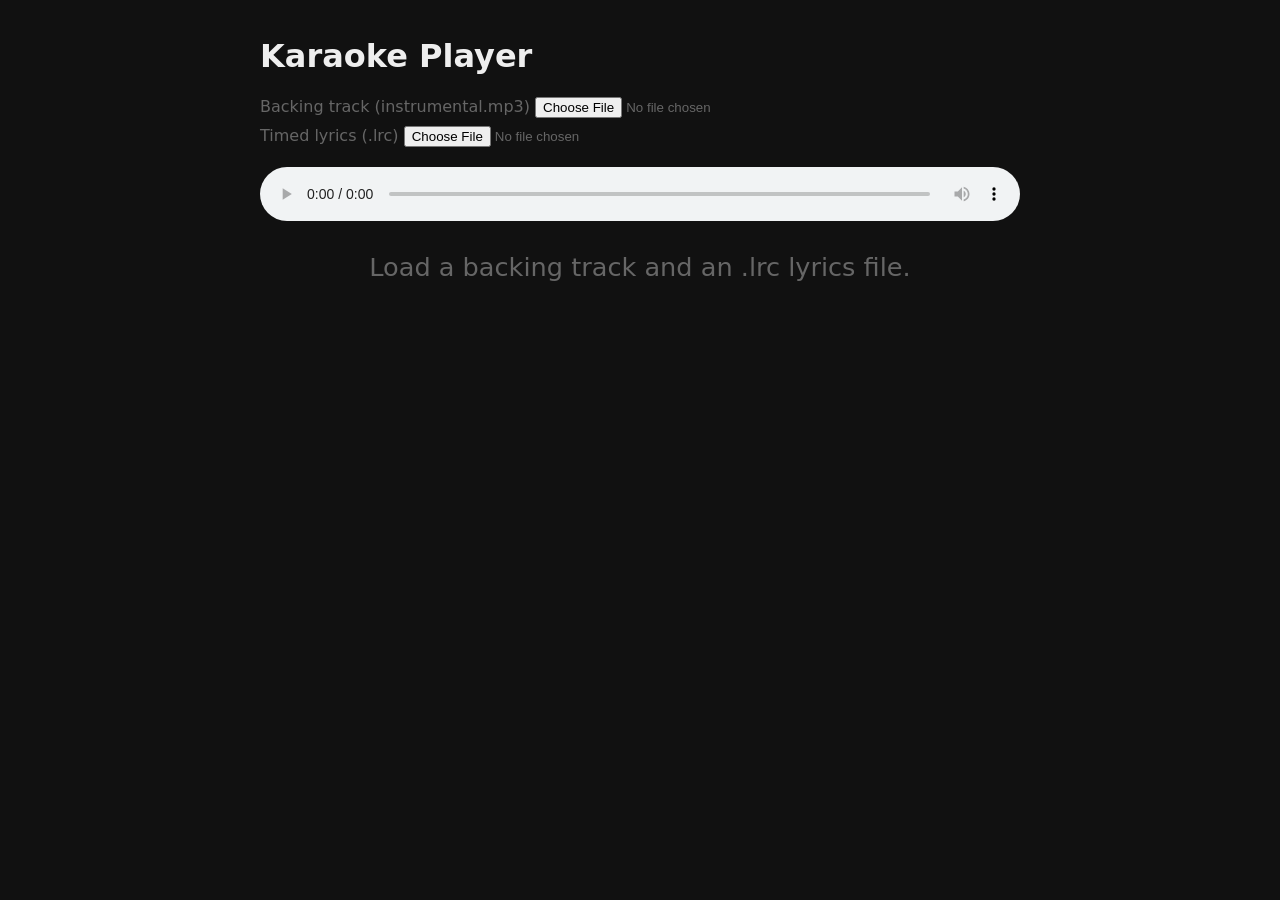
<file: karaoke/player.html>
<!doctype html>
<html lang="en">
<head>
<meta charset="utf-8">
<meta name="viewport" content="width=device-width, initial-scale=1">
<title>Karaoke Player</title>
<style>
  :root { --bg:#111; --fg:#eee; --dim:#666; --hi:#ffcc33; }
  body { margin:0; background:var(--bg); color:var(--fg); font-family:system-ui,sans-serif; }
  main { max-width:760px; margin:0 auto; padding:16px; }
  label { display:block; margin:8px 0; color:var(--dim); }
  audio { width:100%; margin:12px 0; }
  #lyrics { height:60vh; overflow:hidden; text-align:center; font-size:1.6rem; line-height:2.4; }
  #lyrics p { margin:0; color:var(--dim); transition:color .2s, transform .2s; }
  #lyrics p.now { color:var(--hi); transform:scale(1.08); }
</style>
</head>
<body>
<main>
  <h1>Karaoke Player</h1>
  <label>Backing track (instrumental.mp3) <input type="file" id="audioFile" accept="audio/*"></label>
  <label>Timed lyrics (.lrc) <input type="file" id="lrcFile" accept=".lrc,.txt"></label>
  <audio id="audio" controls></audio>
  <div id="lyrics"><p>Load a backing track and an .lrc lyrics file.</p></div>
</main>
<script>
const audio = document.getElementById('audio');
const box = document.getElementById('lyrics');
let lines = [];

document.getElementById('audioFile').onchange = e => {
  const f = e.target.files[0];
  if (f) audio.src = URL.createObjectURL(f);
};

document.getElementById('lrcFile').onchange = async e => {
  const f = e.target.files[0];
  if (!f) return;
  lines = parseLrc(await f.text());
  box.innerHTML = '';
  for (const l of lines) {
    l.el = document.createElement('p');
    l.el.textContent = l.text || ' ';
    box.appendChild(l.el);
  }
};

// Parses lines like "[01:23.45] text"; a line may carry several timestamps.
function parseLrc(src) {
  const out = [];
  for (const raw of src.split(/\r?\n/)) {
    const stamps = [...raw.matchAll(/\[(\d+):(\d+(?:\.\d+)?)\]/g)];
    const text = raw.replace(/\[[^\]]*\]/g, '').trim();
    for (const m of stamps) out.push({ t: +m[1] * 60 + +m[2], text });
  }
  return out.sort((a, b) => a.t - b.t);
}

let current = -1;
audio.ontimeupdate = () => {
  let i = lines.length - 1;
  while (i >= 0 && lines[i].t > audio.currentTime) i--;
  if (i === current) return;
  if (lines[current]) lines[current].el.classList.remove('now');
  current = i;
  if (lines[i]) {
    lines[i].el.classList.add('now');
    box.scrollTop = lines[i].el.offsetTop - box.offsetTop - box.clientHeight / 2;
  }
};
</script>
</body>
</html>
</file>
<file: assets/ssc-pages.css>
/* Seven Sisters Conservatoire — shared styles for /lessons, /universities, /get-involved
   Tokens match /workshop-2026/highlights/ */
:root{
  color-scheme:light;
  --ground:#FAF5EC; --surface:#FFFFFF; --surface-2:#F3EBD8;
  --ink:#2A2A2A; --ink-soft:#5A5A5A;
  --rule:#E5DCC6; --rule-strong:#CBBD9B;
  --accent:#B8975A; --accent-text:#8A6A28;
  --deep:#1C3760; --deep-2:#162C4D; --on-deep:#FAF5EC; --on-deep-soft:#AFC2DC; --gold-on-deep:#D0A33C;
  --shadow:0 1px 0 rgba(28,55,96,.05),0 4px 18px rgba(28,55,96,.10);
  --maxw:1160px;
}
*,*::before,*::after{box-sizing:border-box;margin:0;padding:0}
html{-webkit-text-size-adjust:100%;scroll-behavior:smooth;scroll-padding-top:76px}
@media (prefers-reduced-motion:reduce){html{scroll-behavior:auto}*{animation:none!important;transition:none!important}}
body{background:var(--ground);color:var(--ink);font-family:"Noto Sans Assamese","Helvetica Neue",Arial,sans-serif;font-size:17px;line-height:1.7;-webkit-font-smoothing:antialiased}
img{max-width:100%}
[hidden]{display:none!important}
h1,h2,h3{font-family:"Cormorant Garamond",Georgia,"Times New Roman",serif;font-weight:600;line-height:1.06;text-wrap:balance}
a{color:inherit}
.wrap{max-width:var(--maxw);margin:0 auto;padding:0 24px}
@media (max-width:620px){.wrap{padding:0 16px}}
.eyebrow{font-size:12px;font-weight:700;letter-spacing:.16em;text-transform:uppercase;color:var(--accent-text)}
.eyebrow--onDeep{color:var(--gold-on-deep)}
.rule{height:1px;background:var(--rule);border:0}
:where(a,button,input,select,textarea,summary):focus-visible{outline:2.5px solid var(--accent);outline-offset:3px;border-radius:2px}

/* nav */
.topnav{position:sticky;top:0;z-index:50;background:rgba(28,55,96,.97);display:flex;align-items:center;gap:14px;flex-wrap:wrap;padding:10px 24px}
.topnav a{color:#fff;text-decoration:none}
.topnav-brand{font-weight:700;font-size:15px;margin-right:auto;white-space:nowrap}
.topnav-links{display:flex;align-items:center;gap:6px 18px;flex-wrap:wrap}
.topnav-links a{font-size:14px;font-weight:600;letter-spacing:.04em;opacity:.92}
.topnav-links a:hover{opacity:1;color:var(--gold-on-deep)}
.topnav-links a[aria-current="page"]{color:var(--gold-on-deep);opacity:1}
.topnav-cta{background:var(--accent);color:#162C4D!important;font-weight:700;padding:8px 16px;border-radius:4px}
@media (max-width:720px){.topnav{padding:10px 16px}.topnav-links{gap:6px 14px}.topnav-links a{font-size:13px}}

/* masthead */
.masthead{padding:56px 0 8px}
.kicker{display:flex;flex-wrap:wrap;gap:10px 18px;align-items:center;margin-bottom:22px}
.kicker .dot{width:4px;height:4px;border-radius:50%;background:var(--accent)}
h1{font-size:clamp(44px,8vw,96px);letter-spacing:-.01em;font-weight:700;color:var(--deep)}
h1 .it{font-style:italic;font-weight:500;display:block}
.standfirst{font-size:clamp(17px,2vw,20px);color:var(--ink-soft);max-width:60ch;margin-top:22px}
.cta-row{display:flex;flex-wrap:wrap;gap:12px;margin-top:28px}
.btn{display:inline-flex;align-items:center;gap:9px;font-size:15px;font-weight:700;letter-spacing:.03em;text-decoration:none;padding:14px 24px;border-radius:4px;border:1.5px solid transparent;cursor:pointer;font-family:inherit;transition:transform .18s ease,background-color .18s ease}
.btn--gold{background:var(--accent);color:#162C4D}
.btn--ghost{border-color:var(--rule-strong);color:var(--ink);background:transparent}
.btn--ghost:hover{background:var(--surface-2)}
.btn:hover{transform:translateY(-2px)}
.ridge{display:block;width:100%;height:auto;margin-top:34px}

/* sections */
section{padding:72px 0}
@media (max-width:620px){section{padding:56px 0}}
.sec-head{display:grid;gap:14px;margin-bottom:34px;max-width:70ch}
h2{font-size:clamp(32px,5vw,50px);color:var(--deep)}
h3{font-size:22px;color:var(--deep)}
.prose{color:var(--ink-soft);max-width:64ch}
.prose + .prose{margin-top:14px}
.band{background:var(--surface-2);border-top:1px solid var(--rule);border-bottom:1px solid var(--rule)}
.deep{background:var(--deep);color:var(--on-deep)}
.deep h2,.deep h3{color:var(--on-deep)}
.deep .prose{color:var(--on-deep-soft)}

/* grid of cells with hairlines */
.cells{display:grid;grid-template-columns:repeat(auto-fit,minmax(240px,1fr));gap:1px;background:var(--rule);border:1px solid var(--rule)}
.cell{background:var(--surface);padding:26px 24px}
.cell h3{font-family:"Noto Sans Assamese",sans-serif;font-size:14px;font-weight:700;letter-spacing:.13em;text-transform:uppercase;color:var(--accent-text);margin-bottom:10px}
.cell p,.cell li{font-size:15.5px;color:var(--ink-soft)}
.cell ul{padding-left:18px;display:grid;gap:4px}

/* notice / caveat */
.caveat{border-left:3px solid var(--accent);background:var(--surface);padding:16px 20px;font-size:15px;color:var(--ink-soft);max-width:72ch;margin-top:26px}
.caveat b{color:var(--ink)}

/* ladder table */
.table-wrap{overflow-x:auto;border:1px solid var(--rule);background:var(--surface)}
table.ladder{width:100%;border-collapse:collapse;font-size:15px;min-width:640px}
.ladder th,.ladder td{text-align:left;padding:14px 18px;border-bottom:1px solid var(--rule);vertical-align:top}
.ladder thead th{font-size:11.5px;letter-spacing:.14em;text-transform:uppercase;color:var(--ink-soft);background:var(--surface-2)}
.ladder td:first-child{font-family:"Cormorant Garamond",Georgia,serif;font-size:21px;font-weight:600;color:var(--deep);white-space:nowrap}
.ladder tr:last-child td{border-bottom:0}
.ladder small{display:block;color:var(--ink-soft);font-size:13px}

/* tiers */
.tiers{display:grid;grid-template-columns:repeat(auto-fit,minmax(260px,1fr));gap:20px;align-items:stretch}
.tier{background:var(--surface);border:1px solid var(--rule);border-radius:4px;padding:28px 26px;display:flex;flex-direction:column}
.tier--feature{border:2px solid var(--accent);box-shadow:var(--shadow)}
.tier .tag{font-size:11px;font-weight:700;letter-spacing:.14em;text-transform:uppercase;color:var(--accent-text)}
.tier h3{font-size:30px;margin-top:6px}
.price{font-family:"Cormorant Garamond",Georgia,serif;font-size:44px;font-weight:700;color:var(--deep);line-height:1;margin:16px 0 4px}
.price-note{font-size:13.5px;color:var(--ink-soft)}
.tier ul{list-style:none;margin:20px 0 0;display:grid;gap:9px;font-size:15px;color:var(--ink-soft)}
.tier li{padding-left:22px;position:relative}
.tier li::before{content:"";position:absolute;left:2px;top:.62em;width:9px;height:9px;border-radius:50%;background:var(--accent)}
.tier li b{color:var(--ink)}
.tier .btn{margin-top:auto;justify-content:center}
.tier ul{margin-bottom:24px}

/* event cards */
.events{display:grid;grid-template-columns:repeat(auto-fit,minmax(300px,1fr));gap:20px}
.event{background:var(--surface);border:1px solid var(--rule);border-top:4px solid var(--accent);padding:28px 26px}
.event .when{font-family:"Cormorant Garamond",Georgia,serif;font-size:28px;font-weight:600;color:var(--deep);line-height:1.15;margin:8px 0 4px}
.event .where{font-size:14.5px;color:var(--ink-soft);margin-bottom:14px}
.event p{font-size:15.5px;color:var(--ink-soft)}
.event p + p{margin-top:10px}
.pill{display:inline-block;font-size:11px;font-weight:700;letter-spacing:.12em;text-transform:uppercase;padding:4px 10px;border-radius:100px;background:var(--surface-2);color:var(--accent-text)}

/* forms */
.form-card{background:var(--surface);border:1px solid var(--rule);border-radius:4px;padding:34px 32px;max-width:820px;box-shadow:var(--shadow)}
@media (max-width:620px){.form-card{padding:24px 18px}}
fieldset{border:0;margin:0 0 26px}
legend{font-family:"Cormorant Garamond",Georgia,serif;font-size:24px;font-weight:600;color:var(--deep);margin-bottom:14px}
.field{display:grid;gap:6px;margin-bottom:18px}
.row2{display:grid;grid-template-columns:1fr 1fr;gap:0 18px}
@media (max-width:620px){.row2{grid-template-columns:1fr}}
label.lbl,.lbl{font-size:13px;font-weight:700;letter-spacing:.06em;color:var(--ink)}
.req{color:#A2402C}
.hint{font-size:13px;color:var(--ink-soft);font-weight:400;letter-spacing:0}
input[type=text],input[type=email],input[type=tel],input[type=url],select,textarea{font:inherit;font-size:16px;width:100%;padding:11px 13px;border:1px solid var(--rule-strong);border-radius:4px;background:#fff;color:var(--ink)}
textarea{min-height:120px;resize:vertical}
input:focus,select:focus,textarea:focus{border-color:var(--accent);outline:none;box-shadow:0 0 0 3px rgba(184,151,90,.25)}
.choices{display:grid;grid-template-columns:repeat(auto-fit,minmax(220px,1fr));gap:8px 18px}
.choice{display:flex;gap:10px;align-items:flex-start;font-size:15px;color:var(--ink);font-weight:400;letter-spacing:0;cursor:pointer}
.choice input{margin-top:5px;accent-color:var(--deep);width:17px;height:17px;flex:none}
.consent{display:flex;gap:10px;align-items:flex-start;font-size:14px;color:var(--ink-soft);margin:6px 0 16px}
.consent input{margin-top:4px;accent-color:var(--deep);width:17px;height:17px;flex:none}
.guardian{background:var(--surface-2);border:1px solid var(--rule);border-radius:4px;padding:20px 20px 4px;margin-bottom:22px}
.guardian p{font-size:14px;color:var(--ink-soft);margin-bottom:14px}
.hp{position:absolute;left:-9999px;width:1px;height:1px;overflow:hidden}
.form-error{color:#A2402C;font-size:14.5px;margin:0 0 14px}
.success{text-align:center;padding:30px 10px}
.success .tick{width:56px;height:56px;border-radius:50%;background:var(--accent);color:#162C4D;display:grid;place-items:center;font-size:28px;font-weight:700;margin:0 auto 16px}
.success h3{font-size:30px}
.success p{color:var(--ink-soft);margin-top:8px}
.privacy{font-size:12.5px;color:var(--ink-soft);margin-top:18px;max-width:820px}
.privacy a{color:var(--accent-text)}

/* faq */
details{border-bottom:1px solid var(--rule);padding:16px 0}
details summary{cursor:pointer;font-weight:700;color:var(--deep);list-style:none}
details summary::-webkit-details-marker{display:none}
details summary::before{content:"+";display:inline-block;width:22px;color:var(--accent-text)}
details[open] summary::before{content:"–"}
details p{color:var(--ink-soft);margin:10px 0 0 22px;max-width:68ch;font-size:15.5px}

/* footer */
.sitefoot{background:var(--deep);color:var(--on-deep);text-align:center;padding:46px 24px 52px}
.sitefoot .footer-name{font-family:"Cormorant Garamond",Georgia,serif;font-size:30px;font-weight:600}
.sitefoot .footer-tag{font-size:13.5px;color:var(--on-deep-soft);margin-top:6px}
.sitefoot .footer-rule{width:72px;height:1px;background:var(--gold-on-deep);opacity:.7;margin:22px auto}
.sitefoot .social{display:flex;justify-content:center;gap:20px;flex-wrap:wrap;margin:0 0 18px}
.sitefoot .social a{color:var(--gold-on-deep);font-size:11.5px;letter-spacing:.12em;text-transform:uppercase;text-decoration:none}
.sitefoot p.small{font-size:13px;color:var(--on-deep-soft);margin-top:6px}

.rise{animation:rise .7s cubic-bezier(.2,.7,.3,1) both}
@keyframes rise{from{opacity:0;transform:translateY(14px)}to{opacity:1;transform:none}}
.cells--3{grid-template-columns:repeat(auto-fit,minmax(300px,1fr))}
@media (max-width:620px){.cells--3{grid-template-columns:1fr}}
</file>
